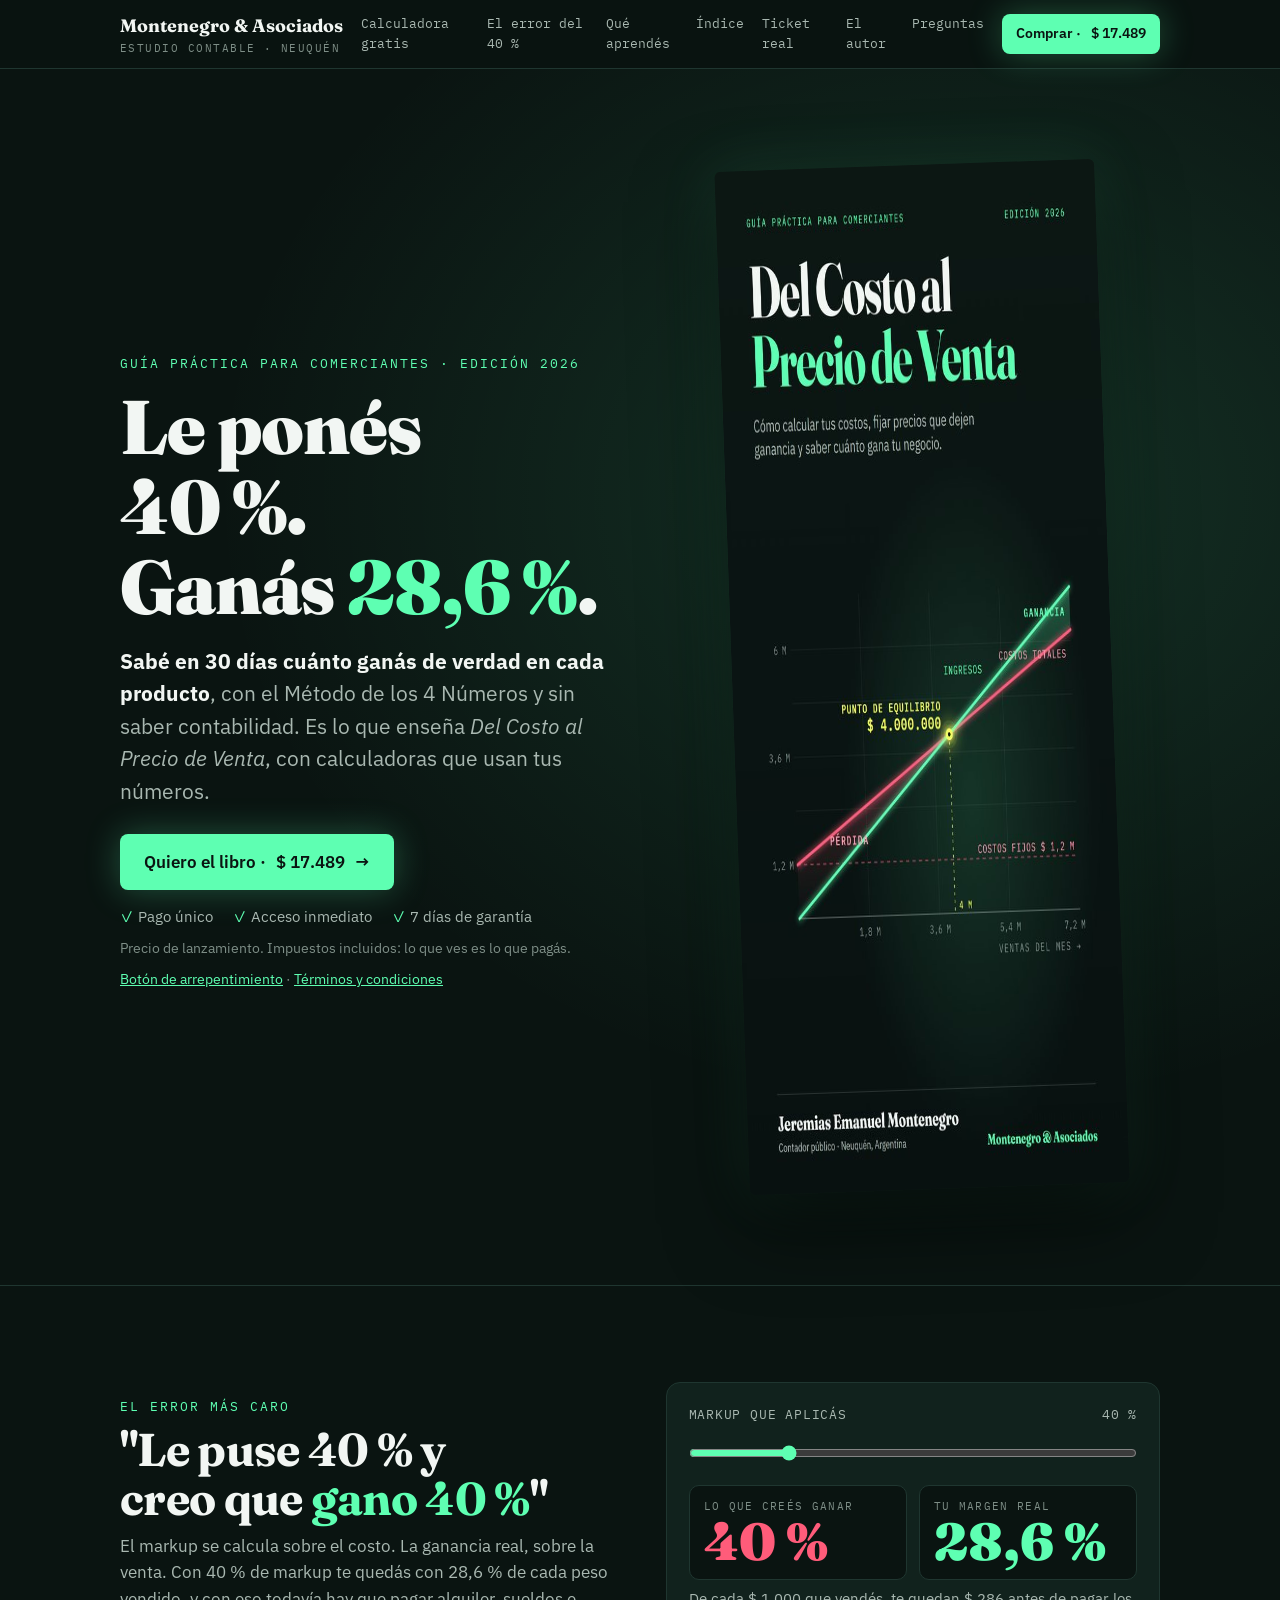
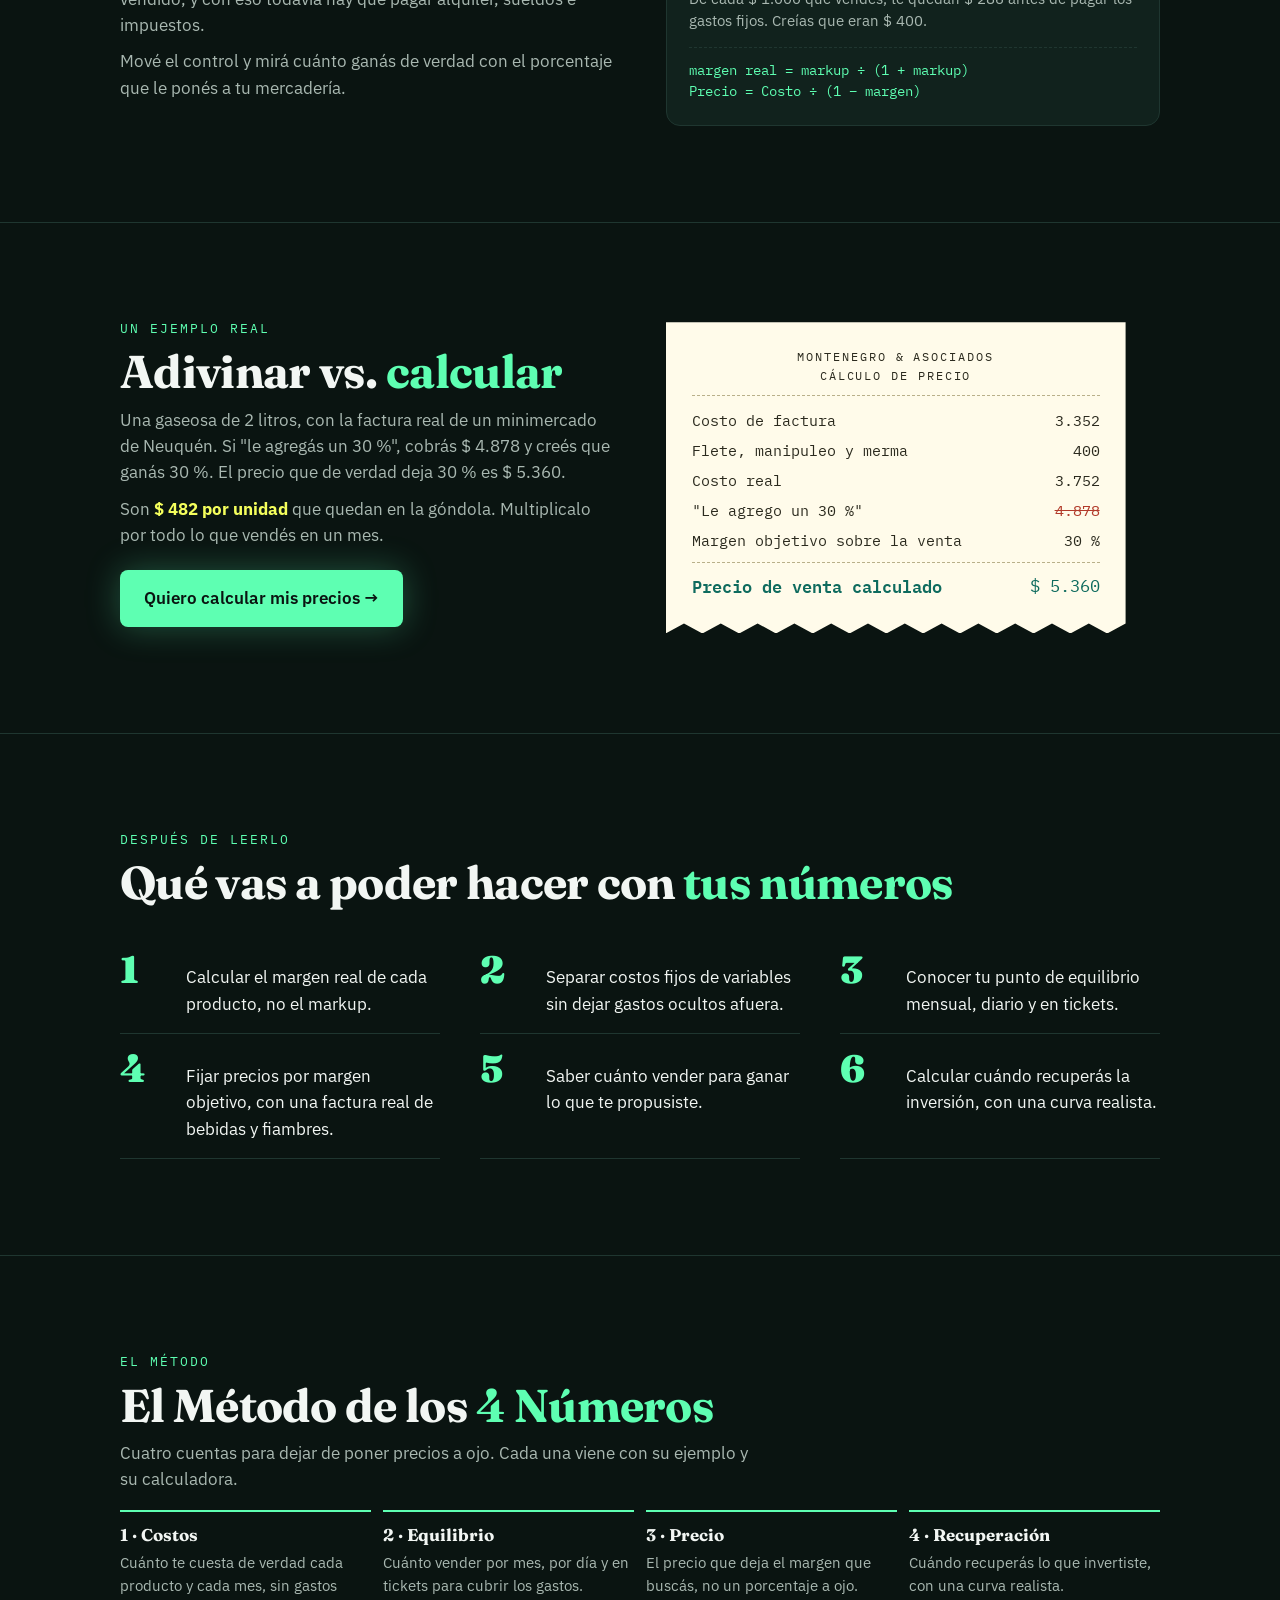
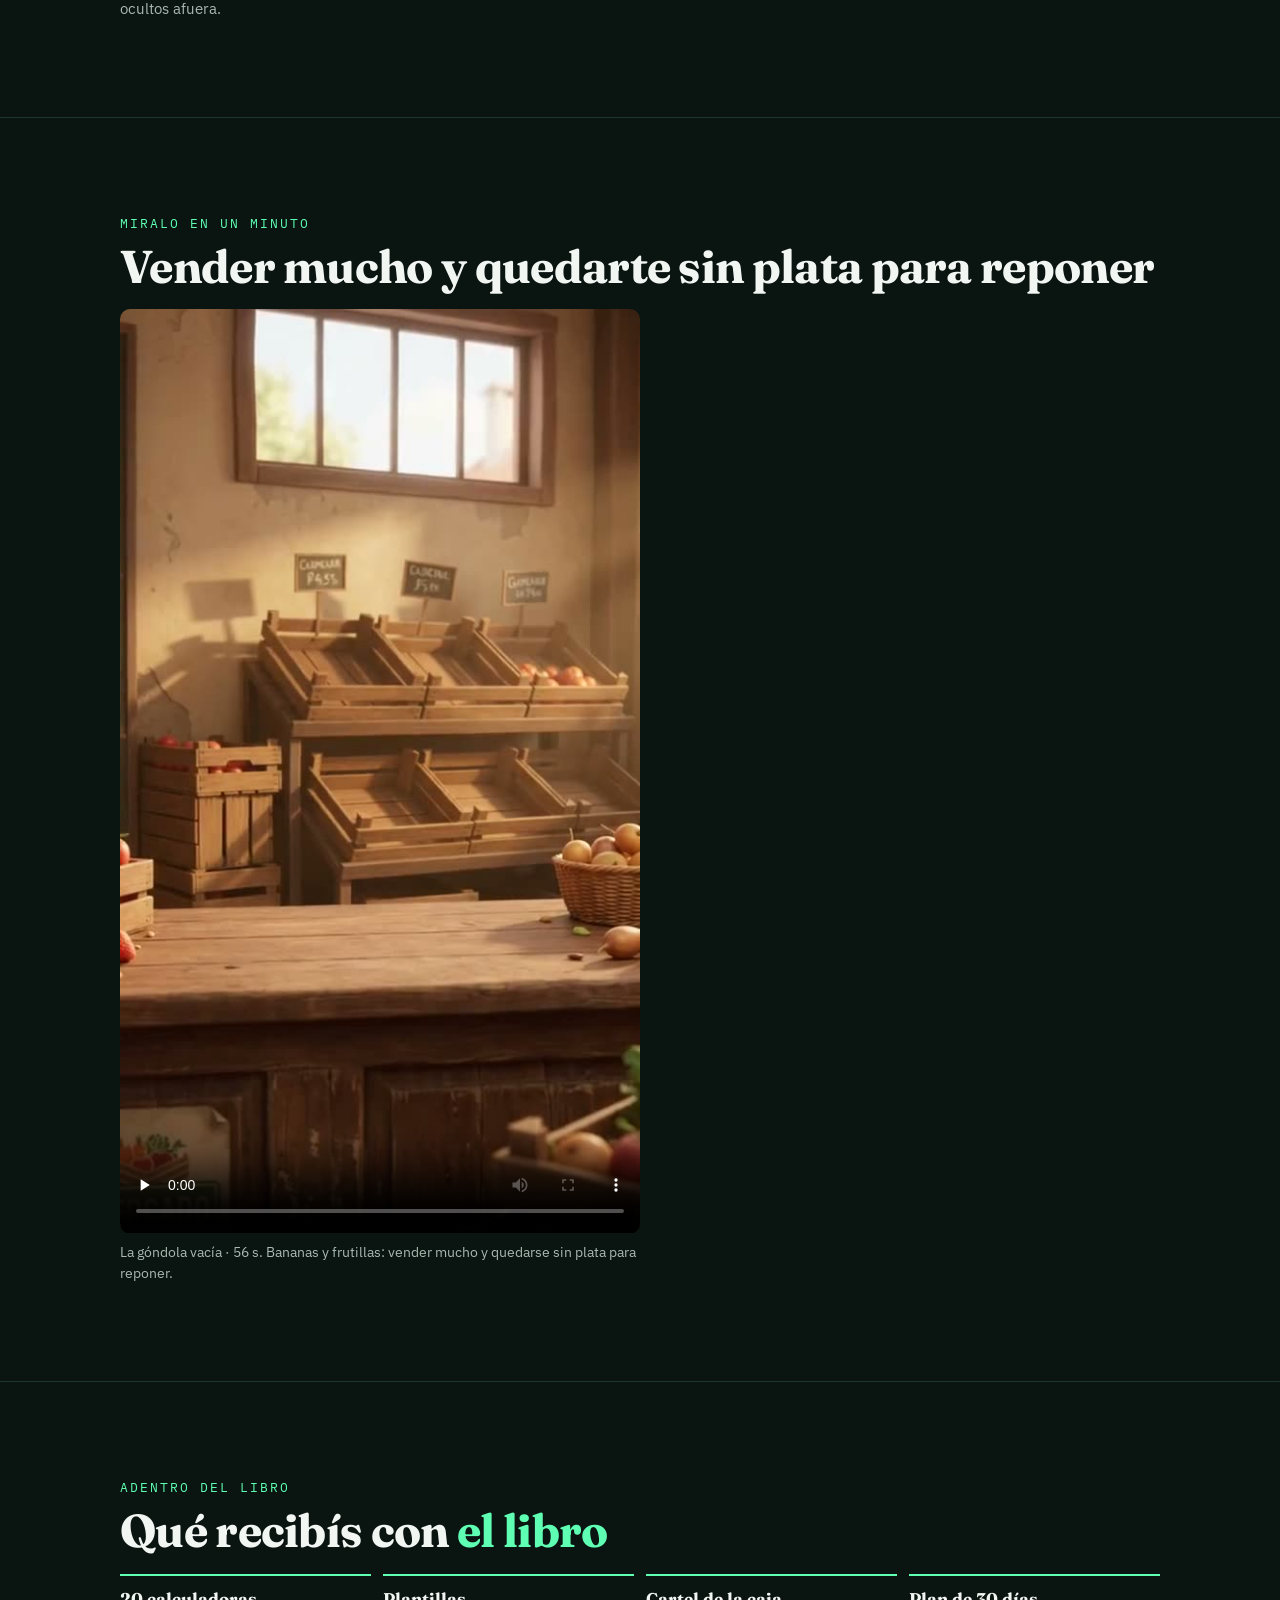
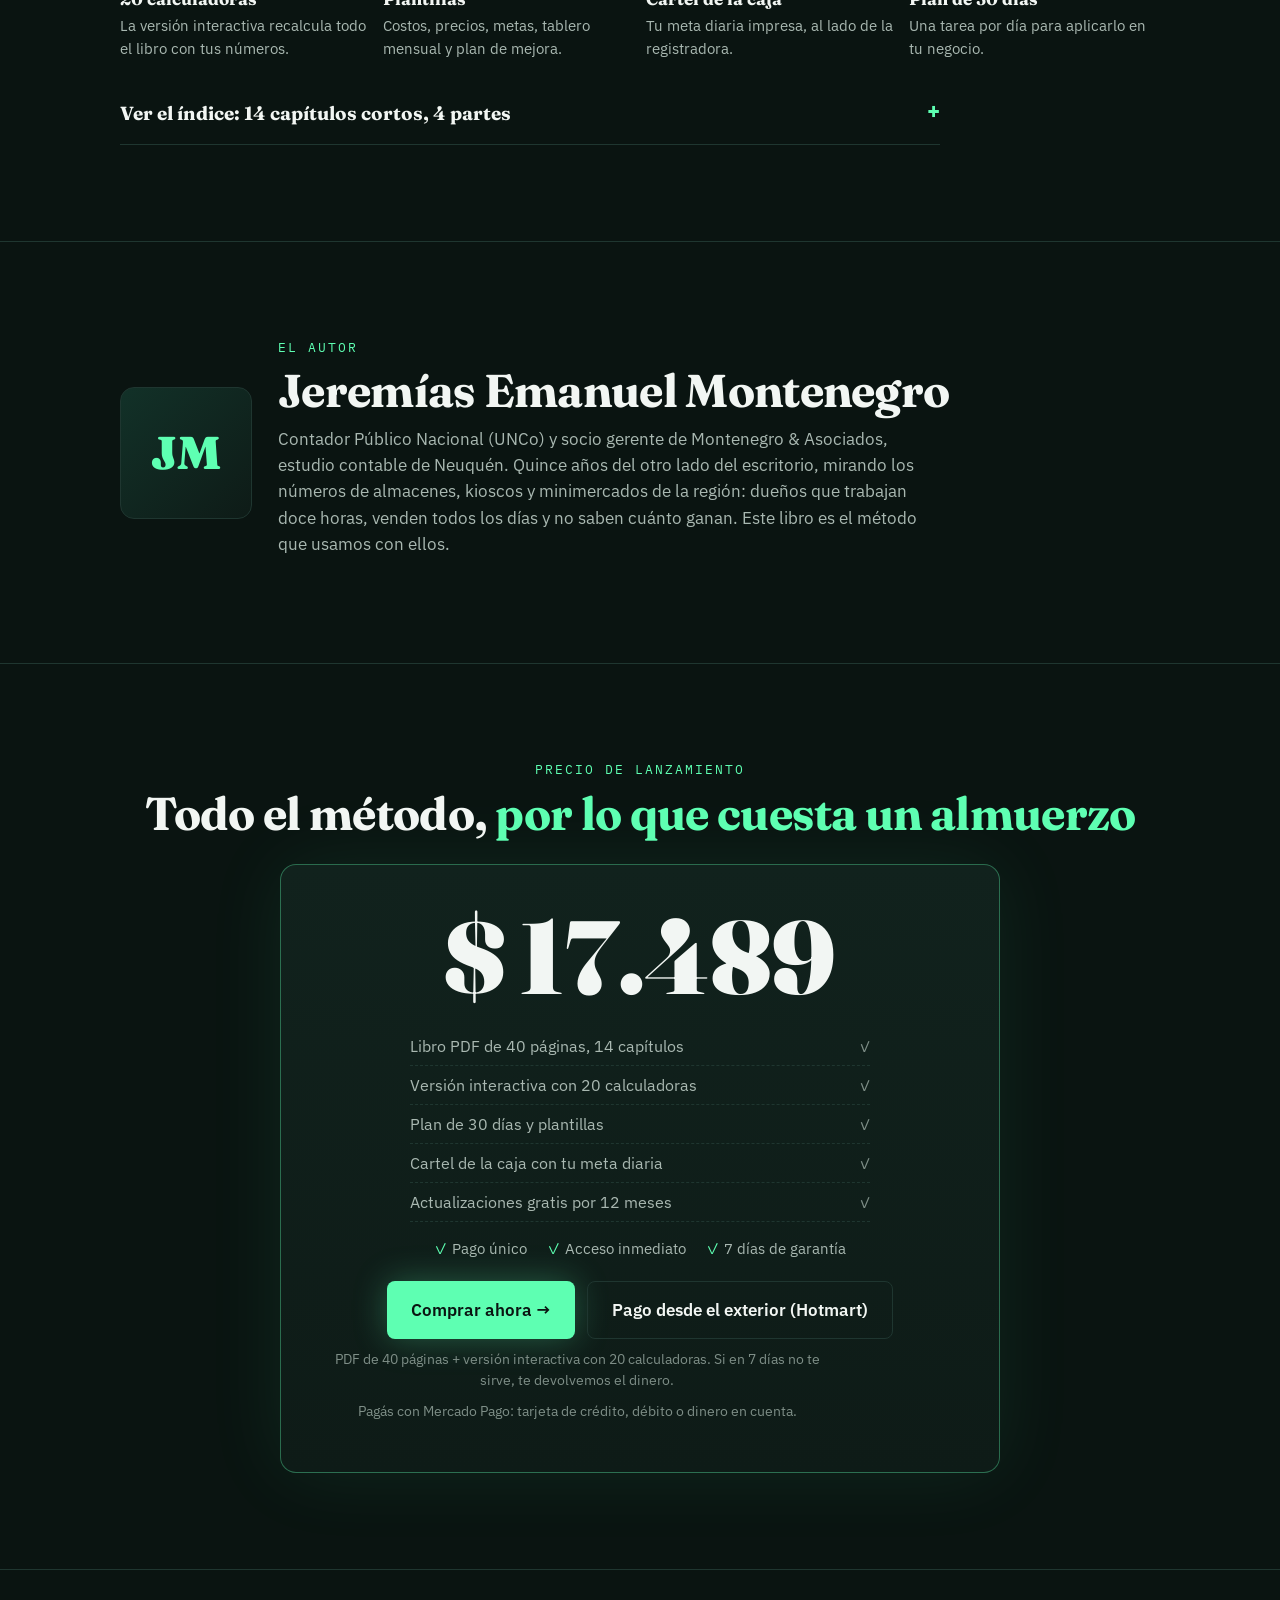
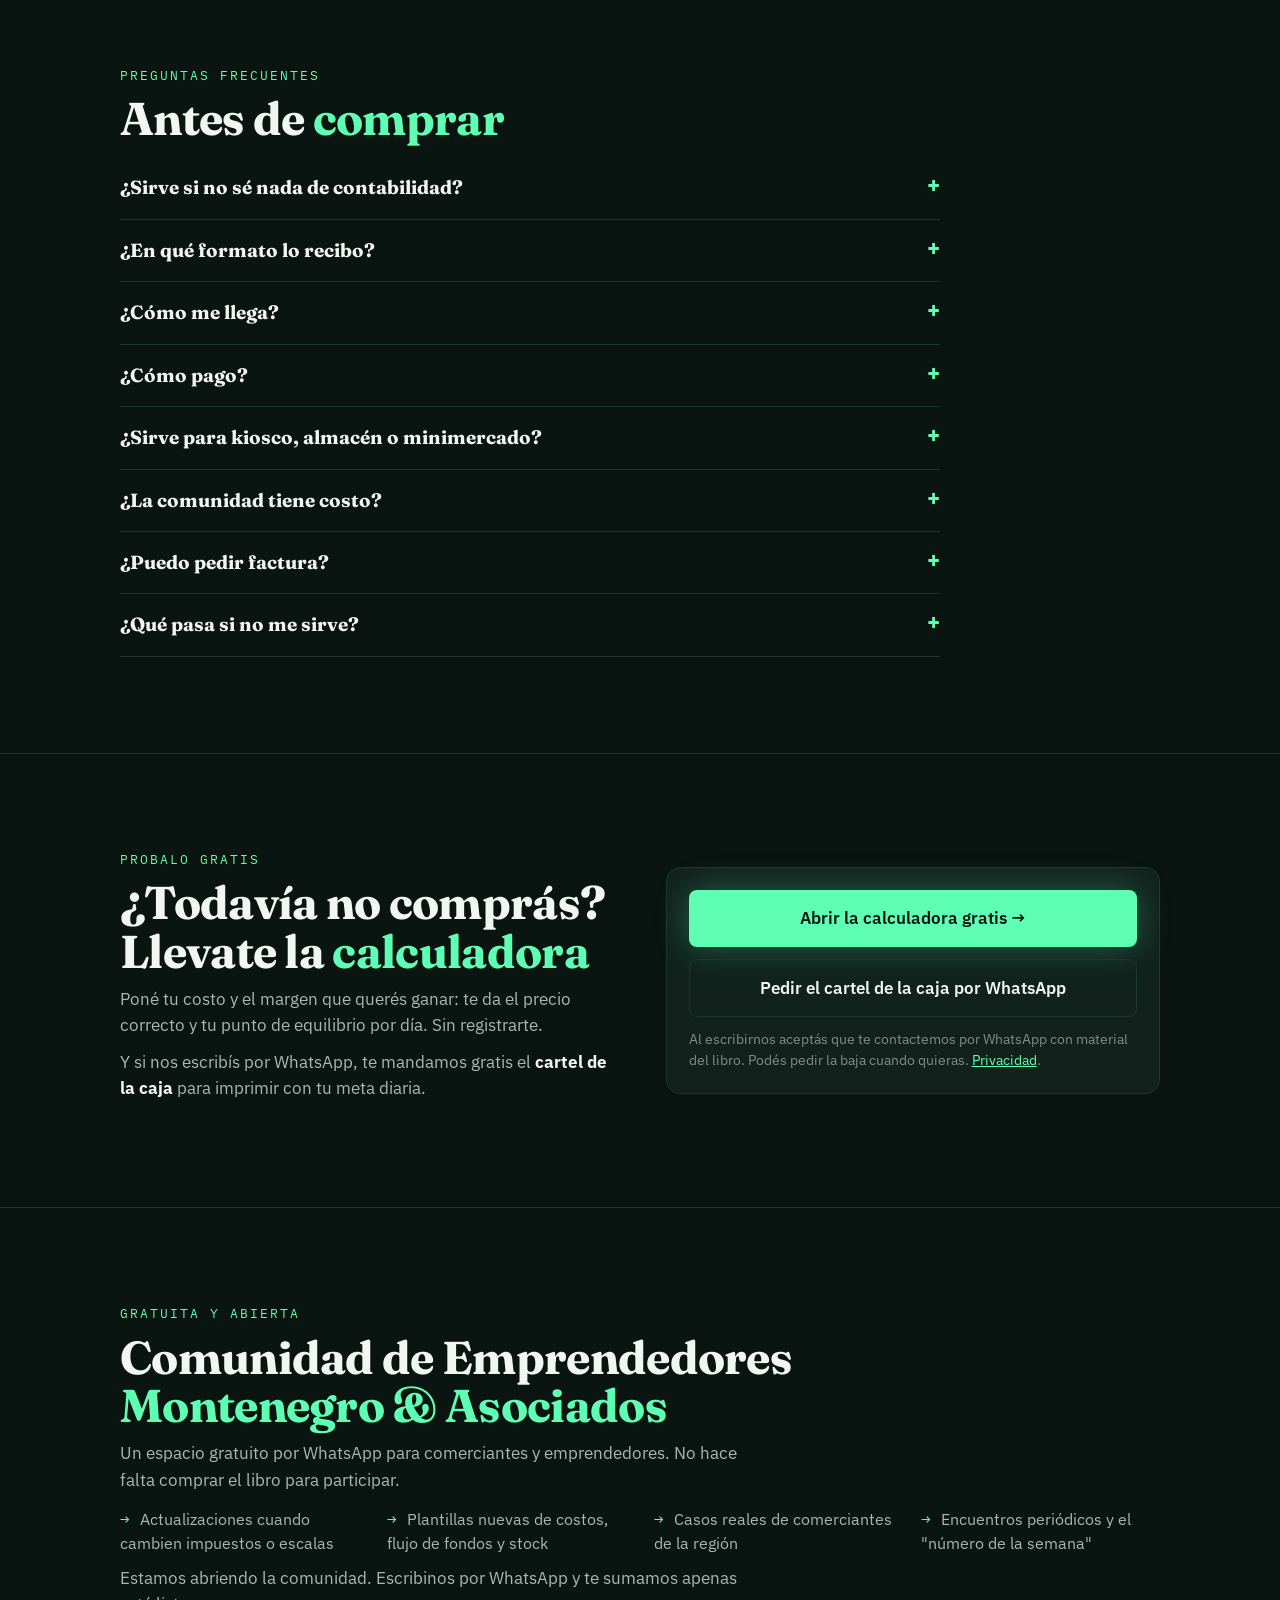
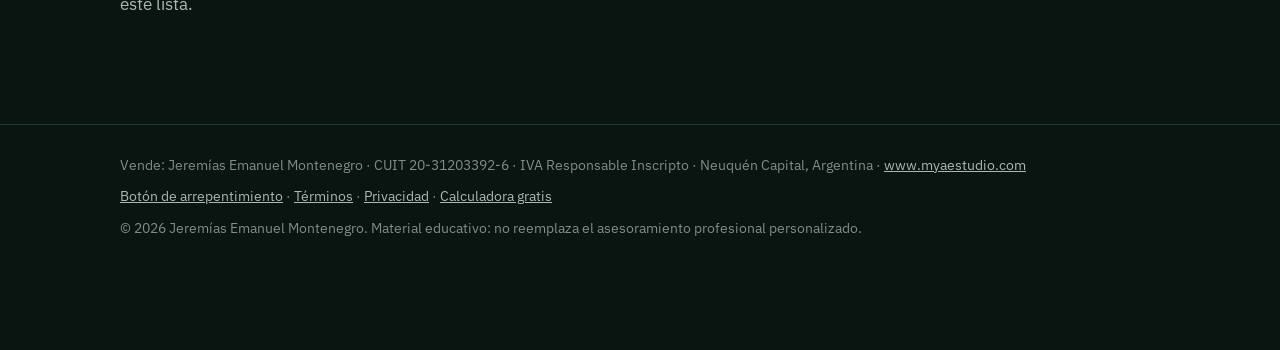
<file: index.html>
<!doctype html>
<html lang="es-AR">
<head>
<meta charset="utf-8">
<meta name="viewport" content="width=device-width, initial-scale=1">
<title>Del Costo al Precio de Venta · Guía práctica para comerciantes</title>
<meta name="description" content="Cómo calcular tus costos, fijar precios que dejen ganancia y saber cuánto gana tu negocio. Ebook con calculadoras interactivas para almacenes, kioscos y minimercados. Pago único, acceso inmediato.">
<meta property="og:type" content="book">
<meta property="og:title" content="Del Costo al Precio de Venta">
<meta property="og:description" content="Le pusiste 40 % y ganás 28,6 %. La guía práctica para fijar precios que dejen ganancia. Con calculadoras interactivas.">
<meta property="og:image" content="https://jeremont20007-boop.github.io/del-costo-al-precio-de-venta/og.png">
<meta property="og:image:width" content="1200">
<meta property="og:image:height" content="630">
<meta property="og:url" content="https://jeremont20007-boop.github.io/del-costo-al-precio-de-venta/">
<link rel="canonical" href="https://jeremont20007-boop.github.io/del-costo-al-precio-de-venta/">
<meta property="og:locale" content="es_AR">
<meta name="twitter:card" content="summary_large_image">
<meta name="theme-color" content="#0A1411">
<link rel="icon" href="data:image/svg+xml,%3Csvg xmlns='http://www.w3.org/2000/svg' viewBox='0 0 64 64'%3E%3Crect width='64' height='64' rx='12' fill='%230A1411'/%3E%3Cpath d='M8 52 L56 14' stroke='%235EFFB2' stroke-width='5' stroke-linecap='round'/%3E%3Cpath d='M8 40 L56 24' stroke='%23FF5C7A' stroke-width='5' stroke-linecap='round'/%3E%3Ccircle cx='36' cy='30' r='6' fill='%23F5FF5C'/%3E%3C/svg%3E">
<link rel="preconnect" href="https://fonts.googleapis.com"><link rel="preconnect" href="https://fonts.gstatic.com" crossorigin>
<link rel="stylesheet" href="https://fonts.googleapis.com/css2?family=Fraunces:opsz,wght@9..144,700;9..144,900&family=IBM+Plex+Sans:wght@400;500;600&family=IBM+Plex+Mono:wght@400;600&display=swap">
<script type="application/ld+json">{"@context":"https://schema.org","@type":"Book","name":"Del Costo al Precio de Venta","author":{"@type":"Person","name":"Jeremías Emanuel Montenegro"},"publisher":{"@type":"Organization","name":"Montenegro & Asociados"},"inLanguage":"es-AR","bookFormat":"https://schema.org/EBook","offers":{"@type":"Offer","price":"10","priceCurrency":"USD","availability":"https://schema.org/InStock"}}</script>
<style>
:root{--bg:#0A1411;--bg2:#0E1B17;--card:#11221D;--line:#1F3630;--ink:#F2F6F3;--ink2:#A9B8B1;--ink3:#7E8E87;--fluo:#5EFFB2;--coral:#FF5C7A;--amar:#F5FF5C;--crema:#FFFBEA;
  --f:"Fraunces",Georgia,serif;--s:"IBM Plex Sans",system-ui,-apple-system,"Segoe UI",sans-serif;--m:"IBM Plex Mono",Consolas,monospace}
*{box-sizing:border-box}
html{scroll-behavior:smooth}
@media (prefers-reduced-motion:reduce){html{scroll-behavior:auto}*{animation:none!important;transition:none!important}}
body{margin:0;background:var(--bg);color:var(--ink);font-family:var(--s);font-size:17px;line-height:1.55;font-variant-numeric:tabular-nums;-webkit-font-smoothing:antialiased}
a{color:var(--fluo)}
:focus-visible{outline:2px solid var(--amar);outline-offset:3px;border-radius:4px}
.wrap{max-width:1120px;margin:0 auto;padding-inline:clamp(18px,4vw,40px)}
h1,h2,h3{font-family:var(--f);font-weight:700;line-height:1.05;margin:0;text-wrap:balance;letter-spacing:-.015em}
h1{font-size:clamp(40px,6.4vw,76px);font-weight:900}
h1 em,h2 em{font-style:normal;color:var(--fluo)}
h2{font-size:clamp(30px,4vw,46px)}
h3{font-size:21px}
p{margin:10px 0;max-width:64ch}
.eyebrow{font-family:var(--m);font-size:12.5px;letter-spacing:.16em;text-transform:uppercase;color:var(--fluo)}
.muted{color:var(--ink2)}
section{padding-block:clamp(56px,8vw,96px);border-top:1px solid var(--line)}
/* header */
header.nav{position:sticky;top:0;z-index:20;background:rgba(10,20,17,.88);backdrop-filter:blur(10px);border-bottom:1px solid var(--line)}
header.nav .wrap{display:flex;align-items:center;gap:18px;padding-block:12px}
.brand{font-family:var(--f);font-weight:700;font-size:18px;color:var(--ink);text-decoration:none;white-space:nowrap}
.brand small{display:block;font-family:var(--m);font-weight:400;font-size:10.5px;letter-spacing:.14em;color:var(--ink3);text-transform:uppercase}
nav.links{display:flex;gap:18px;margin-left:auto;font-family:var(--m);font-size:13px}
nav.links a{color:var(--ink2);text-decoration:none}
nav.links a:hover{color:var(--fluo)}
[hidden]{display:none!important}
video{display:block;width:100%;max-width:100%;height:auto;border-radius:10px}
figure{margin:18px 0 0}
figcaption{margin-top:8px;font-size:14px;color:var(--ink2)}
.btn{white-space:nowrap;display:inline-flex;align-items:center;justify-content:center;gap:10px;background:var(--fluo);color:#0A1411;font-weight:600;font-size:17px;border:0;border-radius:8px;padding:15px 24px;text-decoration:none;cursor:pointer;box-shadow:0 0 0 rgba(94,255,178,0),0 0 34px rgba(94,255,178,.28);transition:transform .15s,box-shadow .15s,background .15s}
.btn:hover{background:#8AFFC8;transform:translateY(-1px);box-shadow:0 0 44px rgba(94,255,178,.42)}
.btn.sm{font-size:14px;padding:9px 14px}
.btn.ghost{background:transparent;color:var(--ink);border:1px solid var(--line);box-shadow:none}
.btn.ghost:hover{border-color:var(--fluo);color:var(--fluo);background:transparent}
/* hero */
.hero{border-top:0;background:radial-gradient(ellipse at 75% 35%,rgba(94,255,178,.13) 0,rgba(94,255,178,0) 55%)}
.hero .grid{display:grid;grid-template-columns:minmax(0,1.05fr) minmax(0,1fr);gap:clamp(24px,5vw,64px);align-items:center}
.hero .sub{font-size:clamp(18px,2vw,21px);color:var(--ink2);margin:18px 0 26px;max-width:40ch}
.precio-linea{display:flex;flex-wrap:wrap;align-items:center;gap:14px}
.tachado{font-family:var(--m);color:var(--coral);text-decoration:line-through}
.chip{font-family:var(--m);font-size:12px;color:var(--coral);border:1px solid rgba(255,92,122,.5);border-radius:4px;padding:2px 7px}
.garantias{display:flex;flex-wrap:wrap;gap:8px 20px;margin-top:16px;font-size:14.5px;color:var(--ink2)}
.garantias span::before{content:"✓ ";color:var(--fluo)}
.urgencia{font-size:13.5px;color:var(--ink3);margin-top:10px}
.tapa{display:block;width:min(100%,380px);margin-inline:auto;border-radius:6px;box-shadow:0 30px 80px rgba(0,0,0,.6),0 0 60px rgba(94,255,178,.12);transform:rotate(-2deg)}
.valor{list-style:none;padding:0;margin:18px auto 0;max-width:460px;text-align:left;font-size:15.5px}
.valor li{display:flex;justify-content:space-between;gap:12px;padding:7px 0;border-bottom:1px dashed var(--line);color:var(--ink2)}
.valor li b{font-family:var(--m);font-weight:400;color:var(--ink3)}
/* error / calculadora */
.dos{display:grid;grid-template-columns:repeat(auto-fit,minmax(300px,1fr));gap:clamp(24px,4vw,56px);align-items:center}
.calc{background:var(--card);border:1px solid var(--line);border-radius:14px;padding:22px}
.calc label{display:flex;justify-content:space-between;font-family:var(--m);font-size:13px;color:var(--ink2);letter-spacing:.06em;text-transform:uppercase}
.calc input[type=range]{width:100%;accent-color:var(--fluo);margin:14px 0 6px;height:28px}
.calc .res{display:grid;grid-template-columns:1fr 1fr;gap:12px;margin-top:10px}
.calc .r{background:var(--bg);border:1px solid var(--line);border-radius:10px;padding:12px 14px}
.calc .r .k{font-family:var(--m);font-size:11px;letter-spacing:.12em;text-transform:uppercase;color:var(--ink3)}
.calc .r .v{font-family:var(--f);font-weight:900;font-size:clamp(34px,5vw,52px);line-height:1}
.calc .r.no .v{color:var(--coral)}.calc .r.si .v{color:var(--fluo)}
.calc .formula{font-family:var(--m);font-size:14px;color:var(--fluo);border-top:1px dashed var(--line);margin-top:14px;padding-top:12px}
.calc .lectura{font-size:14.5px;color:var(--ink2);margin:8px 0 0}
/* resultados */
.seis{display:grid;grid-template-columns:repeat(auto-fit,minmax(280px,1fr));gap:0 40px;margin-top:28px}
.seis div{display:grid;grid-template-columns:54px 1fr;gap:12px;align-items:baseline;padding:16px 0;border-bottom:1px solid var(--line)}
.seis b{font-family:var(--f);font-weight:900;font-size:38px;color:var(--fluo);line-height:1}
/* indice */
.partes{display:grid;grid-template-columns:repeat(auto-fit,minmax(240px,1fr));gap:14px;margin-top:26px}
.parte{background:var(--card);border:1px solid var(--line);border-radius:12px;padding:16px 18px}
.parte h3{font-size:18px;margin-bottom:8px}
.parte ol{list-style:none;margin:0;padding:0;font-size:14.5px;color:var(--ink2)}
.parte li{display:grid;grid-template-columns:26px 1fr;padding:5px 0;border-bottom:1px solid var(--line)}
.parte li:last-child{border-bottom:0}
.parte li span{font-family:var(--m);font-size:12px;color:var(--ink3)}
.incluye{display:grid;grid-template-columns:repeat(auto-fit,minmax(220px,1fr));gap:12px;margin-top:18px}
.incluye div{border-top:2px solid var(--fluo);padding-top:10px;font-size:15px;color:var(--ink2)}
.incluye b{display:block;color:var(--ink);font-family:var(--f);font-size:17px;margin-bottom:2px}
/* ticket */
.ticket{background:var(--crema);color:#2B2A1E;font-family:var(--m);padding:26px 26px 30px;max-width:460px;box-shadow:0 22px 60px rgba(0,0,0,.5);
  clip-path:polygon(0 0,100% 0,100% calc(100% - 10px),96% 100%,92% calc(100% - 10px),88% 100%,84% calc(100% - 10px),80% 100%,76% calc(100% - 10px),72% 100%,68% calc(100% - 10px),64% 100%,60% calc(100% - 10px),56% 100%,52% calc(100% - 10px),48% 100%,44% calc(100% - 10px),40% 100%,36% calc(100% - 10px),32% 100%,28% calc(100% - 10px),24% 100%,20% calc(100% - 10px),16% 100%,12% calc(100% - 10px),8% 100%,4% calc(100% - 10px),0 100%)}
.ticket .t{text-align:center;font-size:12px;letter-spacing:.16em;text-transform:uppercase;border-bottom:1px dashed #B9B08A;padding-bottom:10px;margin-bottom:10px}
.ticket .l{display:flex;justify-content:space-between;gap:12px;font-size:15px;line-height:2}
.ticket .l.x b{color:#B23A2A;text-decoration:line-through;font-weight:400}
.ticket .l.tot{border-top:1px dashed #B9B08A;margin-top:6px;padding-top:6px;color:#0E6B5E;font-weight:600;font-size:17px}
.ticket b{font-weight:400}
/* autor, comunidad */
.autor{display:grid;grid-template-columns:auto minmax(0,1fr);gap:26px;align-items:center}
.mono-foto{width:132px;height:132px;border-radius:14px;background:linear-gradient(135deg,#123128,#0E1B17);border:1px solid var(--line);display:grid;place-items:center;font-family:var(--f);font-weight:900;font-size:46px;color:var(--fluo)}
.lista{list-style:none;padding:0;margin:14px 0 0;display:grid;grid-template-columns:repeat(auto-fit,minmax(230px,1fr));gap:8px 28px;color:var(--ink2);font-size:15.5px}
.lista li::before{content:"→ ";color:var(--fluo);font-family:var(--m)}
/* precio */
.oferta{background:linear-gradient(180deg,#11221D,#0E1B17);border:1px solid rgba(94,255,178,.35);border-radius:16px;padding:clamp(22px,4vw,40px);max-width:720px;margin:26px auto 0;text-align:center;box-shadow:0 0 80px rgba(94,255,178,.08)}
.oferta .precio{font-family:var(--f);font-weight:900;font-size:clamp(64px,10vw,104px);line-height:1;color:var(--ink)}
.oferta .precio small{font-family:var(--m);font-weight:400;font-size:18px;color:var(--ink3);margin-right:8px}
.oferta .botones{display:flex;flex-wrap:wrap;gap:12px;justify-content:center;margin-top:20px}
.oferta .garantias{justify-content:center}
/* faq */
details{border-bottom:1px solid var(--line);padding:16px 0;max-width:820px}
summary{cursor:pointer;font-family:var(--f);font-weight:700;font-size:19px;list-style:none;display:flex;justify-content:space-between;gap:16px}
summary::-webkit-details-marker{display:none}
summary::after{content:"+";font-family:var(--m);color:var(--fluo);font-size:22px;line-height:1}
details[open] summary::after{content:"–"}
details p{color:var(--ink2);margin:10px 0 0}
footer{border-top:1px solid var(--line);padding-block:30px 110px;color:var(--ink3);font-size:14px}
footer .wrap{display:flex;flex-wrap:wrap;gap:10px 26px;justify-content:space-between}
footer a{color:var(--ink2)}
/* barra móvil */
.barra{position:fixed;left:0;right:0;bottom:0;z-index:30;display:none;align-items:center;justify-content:space-between;gap:12px;background:rgba(10,20,17,.96);border-top:1px solid var(--line);padding:10px 16px calc(10px + env(safe-area-inset-bottom,0px))}
.barra .p{font-family:var(--f);font-weight:900;font-size:24px}
.barra .p small{font-family:var(--m);font-weight:400;font-size:12px;color:var(--coral);text-decoration:line-through;margin-left:8px}
.reveal{opacity:0;transform:translateY(14px);transition:opacity .6s ease,transform .6s ease}
.reveal.in{opacity:1;transform:none}
@media (max-width:1140px){nav.links{display:none}header.nav .btn{margin-left:auto}}
@media (max-width:860px){
  .hero .grid{grid-template-columns:1fr}
  nav.links{display:none}
  .barra{display:flex}
  header.nav .btn{display:none}
  .autor{grid-template-columns:1fr}
  header.nav .btn{margin-left:auto}
}
@media (max-width:600px){
  section{padding-block:40px}
  .hero{padding-block:22px 34px}
  .hero .grid{display:flex;flex-direction:column;align-items:stretch;gap:0}
  .hero .grid>div{display:contents}
  .hero .grid>div>*{order:4}
  .hero .grid>div>.eyebrow{order:1;font-size:11px;letter-spacing:.1em}
  .hero .grid>div>h1{order:2;margin-top:10px!important}
  .hero .grid>.tapa{order:3;width:150px;height:auto;margin:18px auto 6px}
  .hero .sub{font-size:17px;margin:14px 0 18px;max-width:none}
  .solo-grande{display:none}
  .precio-linea .btn{width:100%}
  .urgencia a,footer a{display:inline-block;padding:6px 0}
  .calc .r .v{font-size:30px;white-space:nowrap}
  .calc input[type=range]{height:44px}
  video{width:auto;max-width:100%;max-height:68vh;margin-inline:auto}
}
</style>
</head>
<body>

<header class="nav"><div class="wrap">
  <a class="brand" href="#top">Montenegro &amp; Asociados<small>Estudio contable · Neuquén</small></a>
  <nav class="links" aria-label="Secciones"><a href="calculadora/" data-utm>Calculadora gratis</a><a href="#calculadora">El error del 40 %</a><a href="#aprender">Qué aprendés</a><a href="#indice">Índice</a><a href="#ticket">Ticket real</a><a href="#autor">El autor</a><a href="#faq">Preguntas</a></nav>
  <a class="btn sm" data-buy="principal" href="#comprar">Comprar · <span data-precio>USD 10</span></a>
</div></header>

<main id="top">
<section class="hero"><div class="wrap grid">
  <div>
    <div class="eyebrow">Guía práctica para comerciantes · Edición 2026</div>
    <h1 style="margin-top:14px">Le ponés 40 %.<br>Ganás <em>28,6 %</em>.</h1>
    <p class="sub"><b style="color:var(--ink)">Sabé en 30 días cuánto ganás de verdad en cada producto</b>, con el Método de los 4 Números y sin saber contabilidad.<span class="solo-grande"> Es lo que enseña <em>Del Costo al Precio de Venta</em>, con calculadoras que usan tus números.</span></p>
    <div class="precio-linea">
      <a class="btn" data-buy="principal" href="#comprar">Quiero el libro · <span data-precio>USD 10</span> →</a>
      <span class="muted">Antes <span class="tachado"><span data-tachado>USD 24</span></span> <span class="chip">−58 %</span></span>
    </div>
    <div class="garantias"><span>Pago único</span><span>Acceso inmediato</span><span>7 días de garantía</span></div>
    <p class="urgencia">Precio de lanzamiento. Impuestos incluidos: lo que ves es lo que pagás.</p>
    <p class="urgencia"><a href="arrepentimiento.html">Botón de arrepentimiento</a> · <a href="terminos.html">Términos y condiciones</a></p>
  </div>
  <img class="tapa" src="tapa.jpg" width="640" height="1024" alt="Tapa del libro Del Costo al Precio de Venta: curva de ingresos y costos con el punto de equilibrio">
</div></section>

<section id="calculadora"><div class="wrap dos">
  <div class="reveal">
    <div class="eyebrow">El error más caro</div>
    <h2 style="margin-top:10px">"Le puse 40 % y creo que <em>gano 40 %</em>"</h2>
    <p class="muted">El markup se calcula sobre el costo. La ganancia real, sobre la venta. Con 40 % de markup te quedás con 28,6 % de cada peso vendido, y con eso todavía hay que pagar alquiler, sueldos e impuestos.</p>
    <p class="muted">Mové el control y mirá cuánto ganás de verdad con el porcentaje que le ponés a tu mercadería.</p>
  </div>
  <div class="calc reveal">
    <label for="mk"><span>Markup que aplicás</span><span id="mkv">40 %</span></label>
    <input id="mk" type="range" min="10" max="150" step="1" value="40" aria-label="Markup que aplicás">
    <div class="res">
      <div class="r no"><div class="k">Lo que creés ganar</div><div class="v" id="cree">40 %</div></div>
      <div class="r si"><div class="k">Tu margen real</div><div class="v" id="real">28,6 %</div></div>
    </div>
    <p class="lectura" id="lectura">De cada $ 1.000 que vendés, te quedan $ 286 antes de pagar los gastos fijos.</p>
    <div class="formula">margen real = markup ÷ (1 + markup)<br>Precio = Costo ÷ (1 − margen)</div>
  </div>
</div></section>

<section id="ticket"><div class="wrap dos">
  <div class="reveal">
    <div class="eyebrow">Un ejemplo real</div>
    <h2 style="margin-top:10px">Adivinar vs. <em>calcular</em></h2>
    <p class="muted">Una gaseosa de 2 litros, con la factura real de un minimercado de Neuquén. Si "le agregás un 30 %", cobrás $ 4.878 y creés que ganás 30 %. El precio que de verdad deja 30 % es $ 5.360.</p>
    <p class="muted">Son <b style="color:var(--amar)">$ 482 por unidad</b> que quedan en la góndola. Multiplicalo por todo lo que vendés en un mes.</p>
    <p style="margin-top:22px"><a class="btn" data-buy="principal" href="#comprar">Quiero calcular mis precios →</a></p>
  </div>
  <div class="ticket reveal" role="img" aria-label="Ticket con el cálculo del precio de venta">
    <div class="t">Montenegro &amp; Asociados<br>cálculo de precio</div>
    <div class="l"><span>Costo de factura</span><b>3.352</b></div>
    <div class="l"><span>Flete, manipuleo y merma</span><b>400</b></div>
    <div class="l"><span>Costo real</span><b>3.752</b></div>
    <div class="l x"><span>"Le agrego un 30 %"</span><b>4.878</b></div>
    <div class="l"><span>Margen objetivo sobre la venta</span><b>30 %</b></div>
    <div class="l tot"><span>Precio de venta calculado</span><b>$ 5.360</b></div>
  </div>
</div></section>

<section id="aprender"><div class="wrap">
  <div class="eyebrow reveal">Después de leerlo</div>
  <h2 class="reveal" style="margin-top:10px">Qué vas a poder hacer con <em>tus números</em></h2>
  <div class="seis">
    <div class="reveal"><b>1</b><span>Calcular el margen real de cada producto, no el markup.</span></div>
    <div class="reveal"><b>2</b><span>Separar costos fijos de variables sin dejar gastos ocultos afuera.</span></div>
    <div class="reveal"><b>3</b><span>Conocer tu punto de equilibrio mensual, diario y en tickets.</span></div>
    <div class="reveal"><b>4</b><span>Fijar precios por margen objetivo, con una factura real de bebidas y fiambres.</span></div>
    <div class="reveal"><b>5</b><span>Saber cuánto vender para ganar lo que te propusiste.</span></div>
    <div class="reveal"><b>6</b><span>Calcular cuándo recuperás la inversión, con una curva realista.</span></div>
  </div>
</div></section>

<section id="metodo"><div class="wrap">
  <div class="eyebrow reveal">El método</div>
  <h2 class="reveal" style="margin-top:10px">El Método de los <em>4 Números</em></h2>
  <p class="muted reveal">Cuatro cuentas para dejar de poner precios a ojo. Cada una viene con su ejemplo y su calculadora.</p>
  <div class="incluye">
    <div class="reveal"><b>1 · Costos</b>Cuánto te cuesta de verdad cada producto y cada mes, sin gastos ocultos afuera.</div>
    <div class="reveal"><b>2 · Equilibrio</b>Cuánto vender por mes, por día y en tickets para cubrir los gastos.</div>
    <div class="reveal"><b>3 · Precio</b>El precio que deja el margen que buscás, no un porcentaje a ojo.</div>
    <div class="reveal"><b>4 · Recuperación</b>Cuándo recuperás lo que invertiste, con una curva realista.</div>
  </div>
</div></section>

<section id="videos"><div class="wrap">
  <div class="eyebrow">Miralo en un minuto</div>
  <h2 style="margin-top:10px">Vender mucho y quedarte sin plata para reponer</h2>
  <div class="videos" style="max-width:520px">
    <figure><video controls playsinline preload="none" poster="video/gondola-vacia.jpg" src="video/gondola-vacia.mp4" data-video="gondola"></video><figcaption>La góndola vacía · 56 s. Bananas y frutillas: vender mucho y quedarse sin plata para reponer.</figcaption></figure>
  </div>
</div></section>

<section id="indice"><div class="wrap">
  <div class="eyebrow reveal">Adentro del libro</div>
  <h2 class="reveal" style="margin-top:10px">Qué recibís con <em>el libro</em></h2>
  <div class="incluye">
    <div class="reveal"><b>20 calculadoras</b>La versión interactiva recalcula todo el libro con tus números.</div>
    <div class="reveal"><b>Plantillas</b>Costos, precios, metas, tablero mensual y plan de mejora.</div>
    <div class="reveal"><b>Cartel de la caja</b>Tu meta diaria impresa, al lado de la registradora.</div>
    <div class="reveal"><b>Plan de 30 días</b>Una tarea por día para aplicarlo en tu negocio.</div>
  </div>
  <details style="margin-top:22px"><summary>Ver el índice: 14 capítulos cortos, 4 partes</summary>
  <div class="partes">
    <div class="parte reveal"><h3>I · Antes de abrir</h3><ol><li><span>0</span>El error que hace perder dinero</li><li><span>1</span>Antes de abrir tu negocio</li><li><span>2</span>Cuánto necesitás invertir</li></ol></div>
    <div class="parte reveal"><h3>II · Los cuatro números</h3><ol><li><span>3</span>Costos fijos y variables</li><li><span>4</span>Punto de equilibrio</li><li><span>5</span>El precio de venta correcto</li><li><span>6</span>Meta de ganancia</li><li><span>7</span>Recuperar la inversión</li></ol></div>
    <div class="parte reveal"><h3>III · Gestionar cada mes</h3><ol><li><span>8</span>Tablero de control</li><li><span>9</span>Palancas de rentabilidad</li><li><span>10</span>Marketing de barrio</li></ol></div>
    <div class="parte reveal"><h3>IV · Escalar y cumplir</h3><ol><li><span>11</span>Productos digitales</li><li><span>12</span>Impuestos sin sorpresas</li><li><span>13</span>Plan de 30 días</li></ol></div>
  </div>
  </details>
</div></section>

<section id="autor"><div class="wrap autor">
  <div class="mono-foto reveal" aria-hidden="true">JM</div>
  <div class="reveal">
    <div class="eyebrow">El autor</div>
    <h2 style="margin-top:10px">Jeremías Emanuel Montenegro</h2>
    <p class="muted">Contador Público Nacional (UNCo) y socio gerente de Montenegro &amp; Asociados, estudio contable de Neuquén. Quince años del otro lado del escritorio, mirando los números de almacenes, kioscos y minimercados de la región: dueños que trabajan doce horas, venden todos los días y no saben cuánto ganan. Este libro es el método que usamos con ellos.</p>
  </div>
</div></section>

<section id="testimonios" hidden><div class="wrap">
  <div class="eyebrow">Lo que dicen los comerciantes</div>
  <h2 style="margin-top:10px">Testimonios</h2>
  <div class="partes" id="testimoniosGrid"></div>
</div></section>

<section id="comprar"><div class="wrap">
  <div style="text-align:center"><div class="eyebrow reveal">Precio de lanzamiento</div><h2 class="reveal" style="margin-top:10px">Todo el método, <em>por lo que cuesta un almuerzo</em></h2></div>
  <div class="oferta reveal">
    <div class="muted">Antes <span class="tachado"><span data-tachado>USD 24</span></span></div>
    <div class="precio"><span data-precio>USD 10</span></div>
    <ul class="valor"><li>Libro PDF de 40 páginas, 14 capítulos <b>✓</b></li><li>Versión interactiva con 20 calculadoras <b>✓</b></li><li>Plan de 30 días y plantillas <b>✓</b></li><li>Cartel de la caja con tu meta diaria <b>✓</b></li><li>Actualizaciones gratis por 12 meses <b>✓</b></li></ul>
    <div class="garantias"><span>Pago único</span><span>Acceso inmediato</span><span>7 días de garantía</span></div>
    <div class="botones"><a class="btn" data-buy="principal" href="#" target="_blank" rel="noopener">Comprar ahora →</a><a class="btn ghost" data-buy="hotmart" href="#" target="_blank" rel="noopener">Pago desde el exterior (Hotmart)</a></div>
    <p class="urgencia" style="margin-bottom:0">PDF de 40 páginas + versión interactiva con 20 calculadoras. Si en <span data-garantia>7</span> días no te sirve, te devolvemos el dinero.</p>
    <p class="urgencia" id="mpLinea" hidden>Pagás con Mercado Pago: tarjeta de crédito, débito o dinero en cuenta.</p>
  </div>
</div></section>

<section id="faq"><div class="wrap">
  <div class="eyebrow reveal">Preguntas frecuentes</div>
  <h2 class="reveal" style="margin-top:10px;margin-bottom:14px">Antes de <em>comprar</em></h2>
  <details><summary>¿Sirve si no sé nada de contabilidad?</summary><p>Sí. Está escrito para comerciantes, no para contadores. Hace falta orden, una calculadora y ganas de mirar los números de frente. Cada fórmula viene con un ejemplo y con la calculadora lista.</p></details>
  <details><summary>¿En qué formato lo recibo?</summary><p>Un PDF de 40 páginas para leer en el celular o la computadora (es de uso personal: no se imprime ni se copia; el cartel de la caja te lo mandamos por WhatsApp, listo para imprimir), y una versión interactiva que abre en cualquier navegador, sin instalar nada, donde cargás tus números y el libro se recalcula entero.</p></details>
  <details><summary>¿Cómo me llega?</summary><p>Apenas se acredita el pago te llega un mail con los enlaces de descarga. Si no lo ves en unos minutos, revisá spam o escribinos por WhatsApp.</p></details>
  <details><summary>¿Cómo pago?</summary><p>Desde Argentina, en pesos y con impuestos incluidos. Desde otro país, con el botón "Pago desde el exterior", en tu moneda.</p></details>
  <details><summary>¿Sirve para kiosco, almacén o minimercado?</summary><p>Para eso fue escrito. Los casos son de comercios de barrio de Neuquén: gaseosas, fiambres, golosinas, productos de limpieza. También sirve para cualquier negocio que compra y revende.</p></details>
  <details><summary>¿La comunidad tiene costo?</summary><p>No. La Comunidad de Emprendedores Montenegro &amp; Asociados es gratuita y abierta a cualquier comerciante, haya comprado o no el libro.</p></details>
  <details><summary>¿Puedo pedir factura?</summary><p>Sí. La plataforma de pago emite el comprobante de la compra. Si necesitás factura a nombre de tu negocio, escribinos desde www.myaestudio.com después de comprar.</p></details>
  <details><summary>¿Qué pasa si no me sirve?</summary><p>Tenés 7 días de garantía. Si no era lo que esperabas, pedís el reembolso desde la misma plataforma y se te devuelve el total.</p></details>
</div></section>

<section id="gratis"><div class="wrap dos">
  <div class="reveal">
    <div class="eyebrow">Probalo gratis</div>
    <h2 style="margin-top:10px">¿Todavía no comprás? Llevate la <em>calculadora</em></h2>
    <p class="muted">Poné tu costo y el margen que querés ganar: te da el precio correcto y tu punto de equilibrio por día. Sin registrarte.</p>
    <p class="muted">Y si nos escribís por WhatsApp, te mandamos gratis el <b style="color:var(--ink)">cartel de la caja</b> para imprimir con tu meta diaria.</p>
  </div>
  <div class="calc reveal" style="display:flex;flex-direction:column;gap:12px">
    <a class="btn" href="calculadora/" data-utm>Abrir la calculadora gratis →</a>
    <a class="btn ghost" id="waLead" href="#" target="_blank" rel="noopener">Pedir el cartel de la caja por WhatsApp</a>
    <p class="urgencia" id="waLeadLegal" style="margin:0">Al escribirnos aceptás que te contactemos por WhatsApp con material del libro. Podés pedir la baja cuando quieras. <a href="privacidad.html">Privacidad</a>.</p>
  </div>
</div></section>

<section id="comunidad"><div class="wrap">
  <div class="eyebrow reveal">Gratuita y abierta</div>
  <h2 class="reveal" style="margin-top:10px">Comunidad de Emprendedores <em>Montenegro &amp; Asociados</em></h2>
  <p class="muted reveal">Un espacio gratuito por WhatsApp para comerciantes y emprendedores. No hace falta comprar el libro para participar.</p>
  <ul class="lista reveal"><li>Actualizaciones cuando cambien impuestos o escalas</li><li>Plantillas nuevas de costos, flujo de fondos y stock</li><li>Casos reales de comerciantes de la región</li><li>Encuentros periódicos y el "número de la semana"</li></ul>
  <p class="muted reveal" id="comunidadTexto">Estamos abriendo la comunidad. Escribinos por WhatsApp y te sumamos apenas esté lista.</p>
  <p class="reveal"><a class="btn ghost" id="comunidadBtn" hidden target="_blank" rel="noopener">Entrar a la comunidad</a></p>
</div></section>
</main>

<footer><div class="wrap">
  <span>Vende: Jeremías Emanuel Montenegro · CUIT 20-31203392-6 · IVA Responsable Inscripto · Neuquén Capital, Argentina · <a href="https://www.myaestudio.com" target="_blank" rel="noopener">www.myaestudio.com</a></span>
  <span><a href="arrepentimiento.html">Botón de arrepentimiento</a> · <a href="terminos.html">Términos</a> · <a href="privacidad.html">Privacidad</a> · <a href="calculadora/">Calculadora gratis</a></span>
  <span>© 2026 Jeremías Emanuel Montenegro. Material educativo: no reemplaza el asesoramiento profesional personalizado.</span>
</div></footer>

<div class="barra" role="region" aria-label="Comprar"><div class="p"><span data-precio>USD 10</span><small><span data-tachado>USD 24</span></small></div><a class="btn sm" data-buy="principal" href="#" target="_blank" rel="noopener">Comprar ahora →</a></div>

<style>#elegirPago::backdrop{background:rgba(0,0,0,.65)} #elegirPago{overflow:hidden} #elegirPago .btn{white-space:normal;text-align:center;line-height:1.3;padding:12px 16px;flex-direction:column;gap:2px} #elegirPago .btn small{font-weight:400;opacity:.85}</style>
<dialog id="elegirPago" style="background:var(--card);color:var(--ink);border:1px solid var(--line);border-radius:14px;padding:26px 24px;max-width:420px;width:calc(100% - 32px);box-shadow:0 20px 60px rgba(0,0,0,.5)">
  <form method="dialog">
    <p style="margin:0 0 6px;font-weight:700;font-size:1.15rem">¿Pagás con tarjeta argentina, en pesos?</p>
    <p class="muted" style="margin:0 0 18px">Elegimos el checkout según tu moneda, no según dónde estés.</p>
    <div class="botones" style="display:grid;gap:10px">
      <button class="btn" value="ars" type="submit">Sí, en pesos<small>Mercado Pago · hasta 3 cuotas</small></button>
      <button class="btn ghost" value="ext" type="submit">No, desde otro país<small>en mi moneda · Hotmart</small></button>
    </div>
    <p class="muted" style="margin:14px 0 0;font-size:.85rem"><button value="" type="submit" style="background:none;border:0;padding:0;color:inherit;text-decoration:underline;cursor:pointer">Cancelar</button></p>
  </form>
</dialog>

<script src="config.js"></script>
<script>
const CONFIG = window.CONFIG;
(function(){
  const pesos = !!CONFIG.precioPesos;
  document.querySelectorAll('[data-precio]').forEach(e => e.textContent = pesos ? '$ ' + CONFIG.precioPesos : 'USD ' + CONFIG.precio);
  const tachado = pesos ? CONFIG.precioPesosTachado : CONFIG.precioTachado;
  document.querySelectorAll('[data-tachado]').forEach(e => { if (!tachado) (e.closest('.muted, small') || e).remove(); else e.textContent = (pesos ? '$ ' : 'USD ') + tachado; });
  if (CONFIG.impultiendaUrl) document.getElementById('mpLinea').hidden = false;
  // UTM + sck hacia los checkouts
  const q = new URLSearchParams(location.search), pasar = ['utm_source','utm_medium','utm_campaign','utm_content','utm_term','sck','src'];
  function conParams(base){ try { const u = new URL(base); pasar.forEach(k => { if (q.get(k)) u.searchParams.set(k, q.get(k)); }); if (!u.searchParams.get('sck') && q.get('utm_source')) u.searchParams.set('sck', [q.get('utm_source'), q.get('utm_campaign'), q.get('utm_content')].filter(Boolean).join('|')); return u.toString(); } catch(e){ return base; } }
  function irAlCheckout(m){ track('InitiateCheckout', {destino: m === 'ext' ? 'hotmart' : 'impultienda'}); window.open(conParams(m === 'ext' ? CONFIG.hotmartUrl : CONFIG.impultiendaUrl), '_blank', 'noopener'); }
  (function(){ const dlg = document.getElementById('elegirPago'); dlg.querySelectorAll('button').forEach(b => b.addEventListener('click', e => { e.preventDefault(); dlg.close(); if (b.value) irAlCheckout(b.value); })); })();
  document.querySelectorAll('[data-buy]').forEach(a => {
    const tipo = a.dataset.buy, url = conParams({principal: CONFIG.impultiendaUrl || CONFIG.hotmartUrl, shopify: CONFIG.shopifyUrl}[tipo] || CONFIG.hotmartUrl);
    if (a.getAttribute('href') === '#comprar') { a.addEventListener('click', () => track('InitiateCheckout', {destino:'seccion'})); return; }
    a.href = url;
    // Con dos checkouts, el botón principal pregunta la moneda cada vez (así se puede cambiar de opción)
    if (!(tipo === 'principal' && CONFIG.impultiendaUrl && CONFIG.hotmartUrl)) return a.addEventListener('click', () => track('InitiateCheckout', {destino: tipo}));
    // Anuncios de Argentina (?pais=ar): directo a Impultienda, sin preguntar la moneda
    if (q.get('pais') === 'ar') return a.addEventListener('click', () => track('InitiateCheckout', {destino:'impultienda'}));
    a.addEventListener('click', e => { e.preventDefault(); document.getElementById('elegirPago').showModal(); });
  });
  // píxeles (solo si hay ID)
  const track = window.track;
  track('ViewContent');
  document.querySelectorAll('video[data-video]').forEach(v => v.addEventListener('play', () => track('ViewContent', {content_name: 'video_' + v.dataset.video}), {once: true}));
  // comunidad
  if (CONFIG.communityWhatsAppUrl) { const b = document.getElementById('comunidadBtn'); b.href = CONFIG.communityWhatsAppUrl; b.hidden = false; document.getElementById('comunidadTexto').textContent = 'Entrá gratis desde acá:'; }
  // testimonios
  if (CONFIG.showTestimonials && CONFIG.testimonials.length) { const s = document.getElementById('testimonios'), g = document.getElementById('testimoniosGrid'); CONFIG.testimonials.forEach(t => { const d = document.createElement('div'); d.className = 'parte'; const p = document.createElement('p'); p.textContent = '“' + t.frase + '”'; const n = document.createElement('p'); n.className = 'muted'; n.textContent = t.nombre + ' · ' + t.rubro + ' · ' + t.ciudad; d.append(p, n); g.appendChild(d); }); s.hidden = false; }
  // precio en pesos, garantía, UTM hacia la calculadora y WhatsApp de captación
  document.querySelectorAll('[data-garantia]').forEach(e => e.textContent = CONFIG.diasGarantia || '7');
  if (location.search) document.querySelectorAll('[data-utm]').forEach(a => { a.href = a.getAttribute('href') + location.search; });
  (function(){ const w = document.getElementById('waLead'); if (!w) return; if (CONFIG.leadWhatsApp) { w.href = 'https://wa.me/' + CONFIG.leadWhatsApp + '?text=' + encodeURIComponent('Hola, vengo de la página del libro. Quiero el cartel de la caja gratis.'); w.addEventListener('click', () => track('Lead')); } else { w.hidden = true; document.getElementById('waLeadLegal').hidden = true; } })();
  // calculadora
  const mk = document.getElementById('mk'), fmt = n => n.toLocaleString('es-AR', {minimumFractionDigits:1, maximumFractionDigits:1});
  function calc(){ const m = Number(mk.value)/100, real = m/(1+m); document.getElementById('mkv').textContent = mk.value + ' %'; document.getElementById('cree').textContent = mk.value + ' %'; document.getElementById('real').textContent = fmt(real*100) + ' %'; document.getElementById('lectura').textContent = 'De cada $ 1.000 que vendés, te quedan $ ' + Math.round(real*1000).toLocaleString('es-AR') + ' antes de pagar los gastos fijos. Creías que eran $ ' + Math.min(1000, Math.round(m*1000)).toLocaleString('es-AR') + '.'; }
  mk.addEventListener('input', calc); calc();
  // aparición al hacer scroll (desde estado visible si no hay IntersectionObserver)
  const rev = document.querySelectorAll('.reveal');
  if ('IntersectionObserver' in window) { const io = new IntersectionObserver(es => es.forEach(e => { if (e.isIntersecting) { e.target.classList.add('in'); io.unobserve(e.target); } }), {rootMargin:'0px 0px -8% 0px'}); rev.forEach(e => io.observe(e)); setTimeout(() => rev.forEach(e => e.classList.add('in')), 2500); } else rev.forEach(e => e.classList.add('in'));
})();
</script>
</body>
</html>
</file>
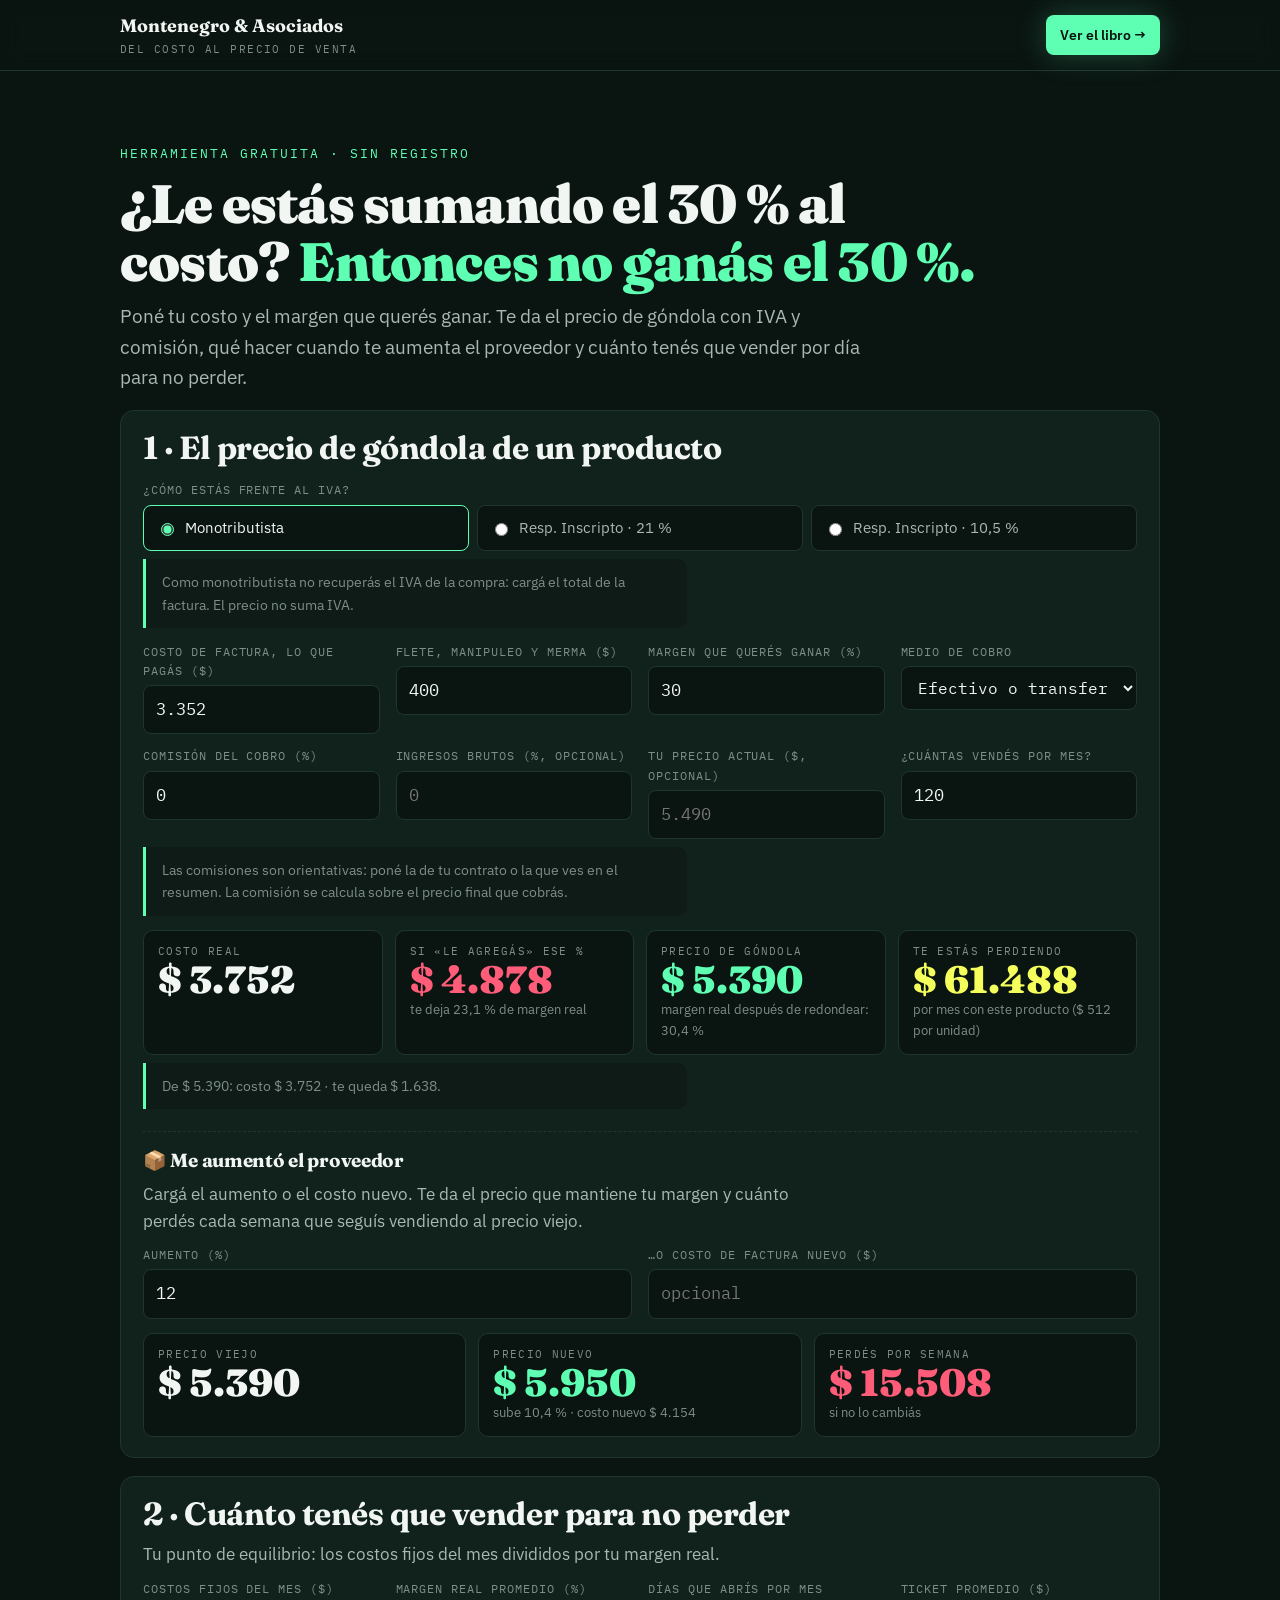
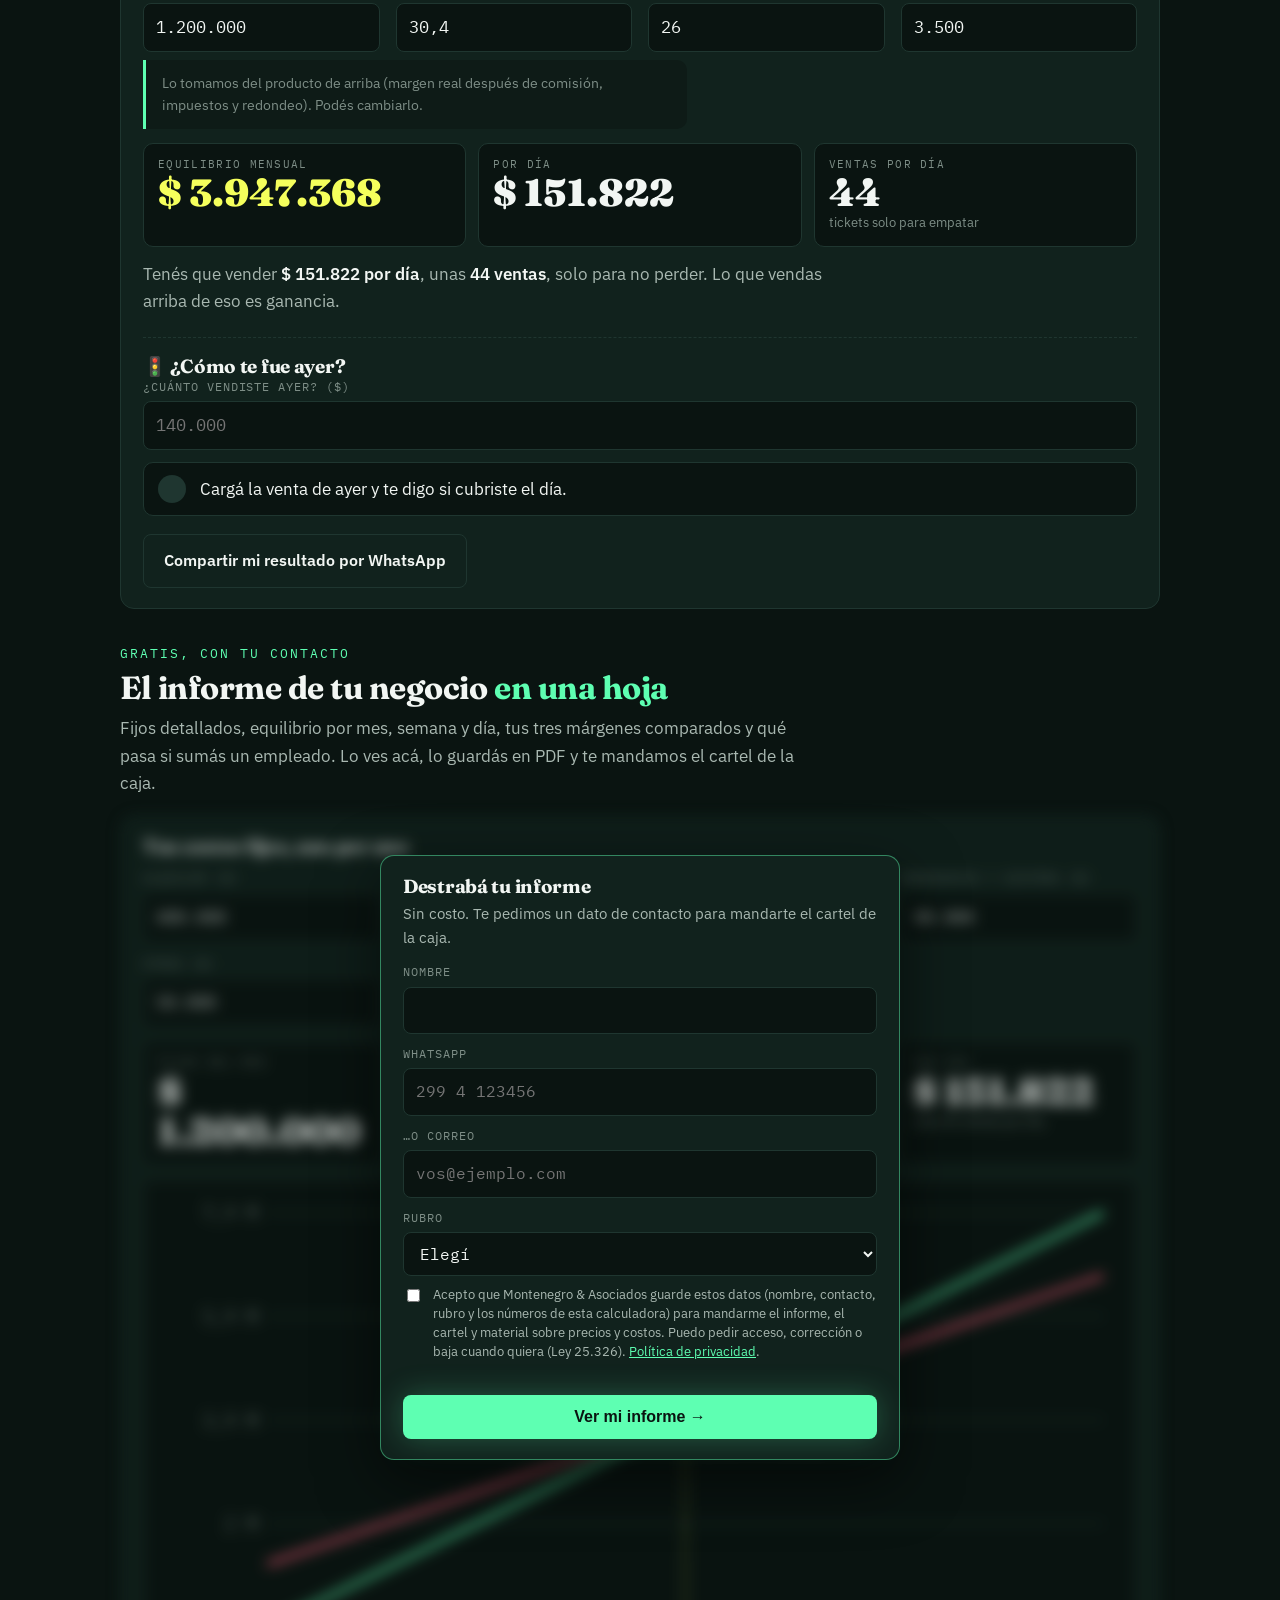
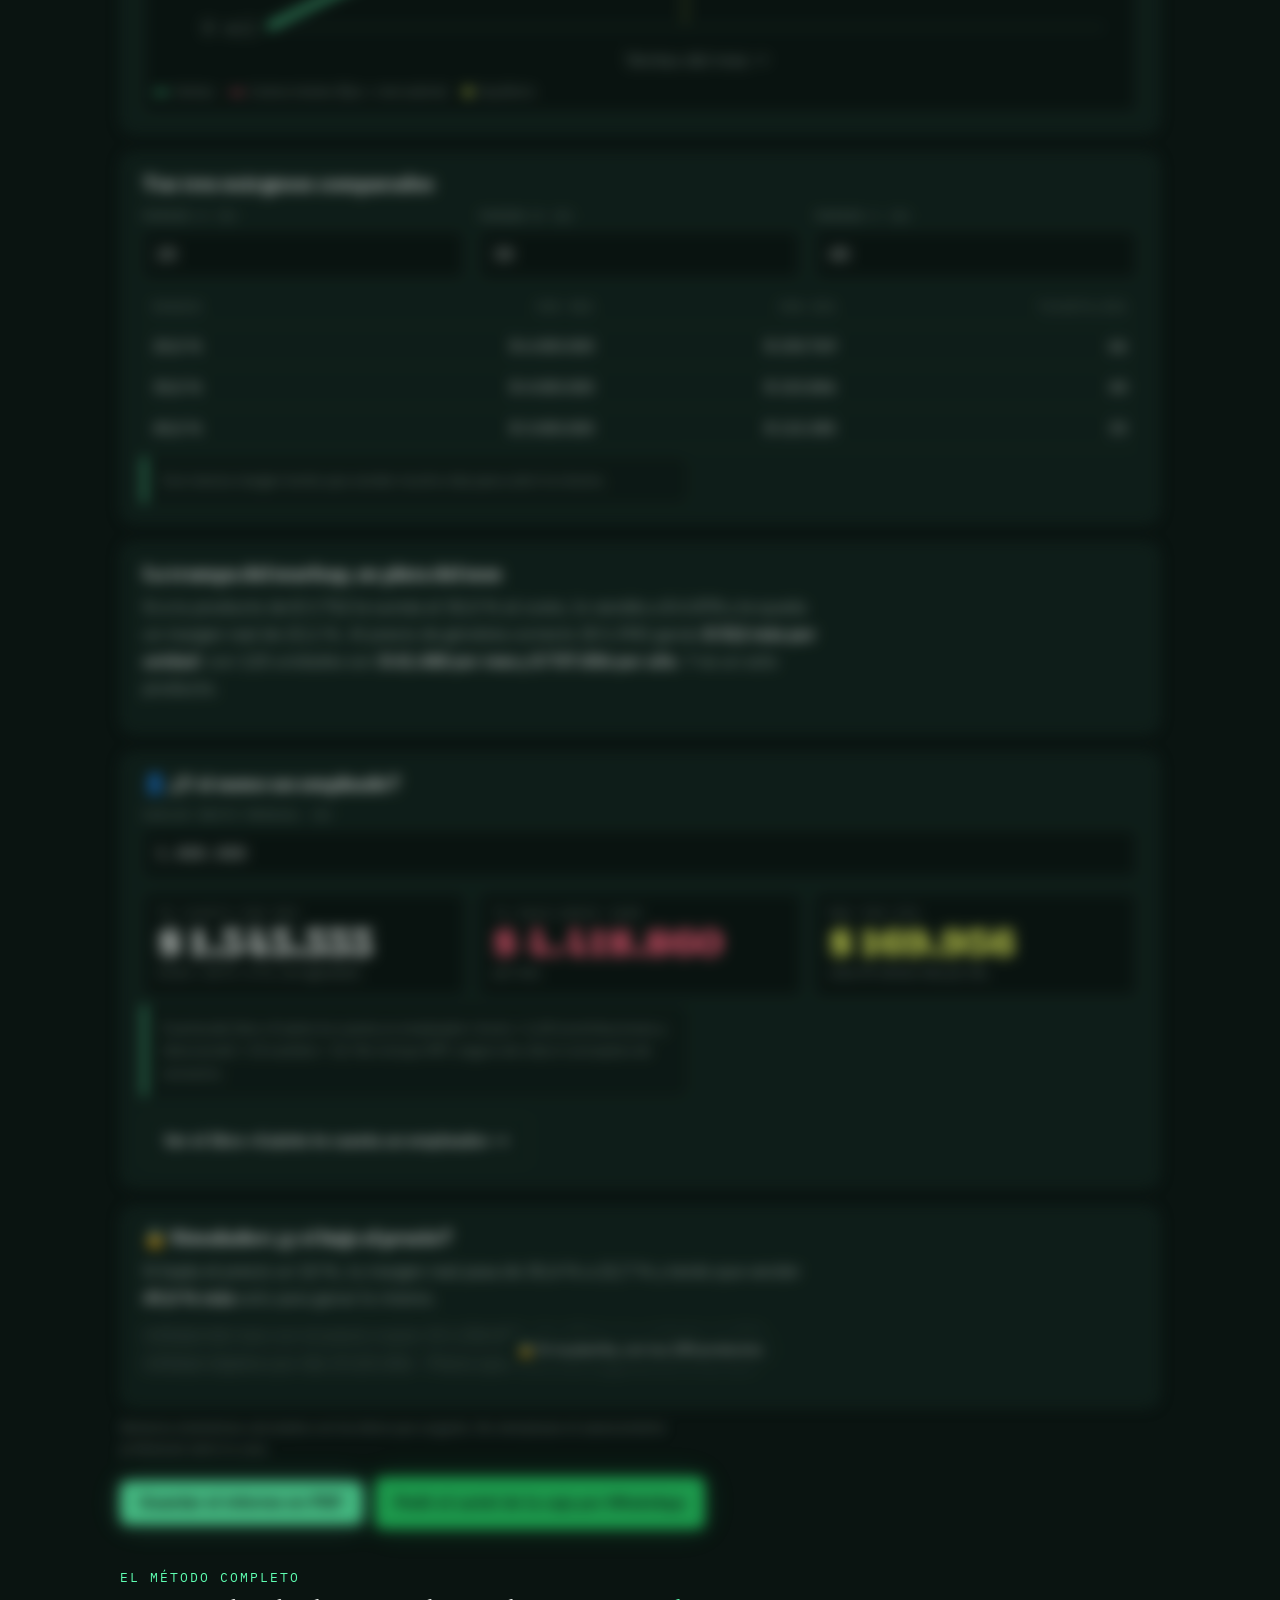
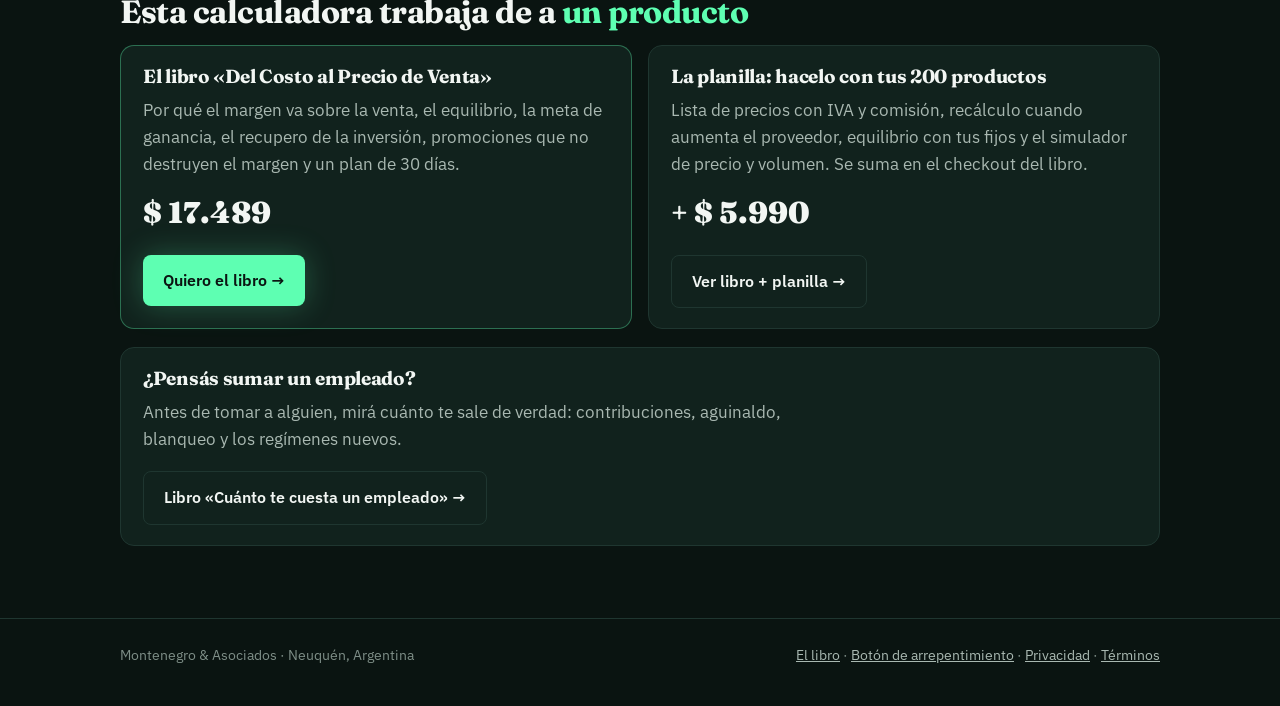
<file: calculadora/index.html>
<!doctype html>
<html lang="es-AR">
<head>
<meta charset="utf-8">
<meta name="viewport" content="width=device-width, initial-scale=1">
<title>Calculadora de precio de venta · gratis</title>
<meta name="description" content="Calculá gratis el precio de góndola con IVA y comisión, qué hacer cuando te aumenta el proveedor y cuánto tenés que vender por día. Para almacenes, kioscos y comercios.">
<meta property="og:title" content="Calculadora de precio de venta · gratis">
<meta property="og:description" content="¿Le sumás el 30 % al costo? Entonces no ganás el 30 %. Precio de góndola con IVA y comisión, aumento del proveedor y ventas por día para no perder.">
<meta property="og:image" content="https://jeremont20007-boop.github.io/del-costo-al-precio-de-venta/og.png">
<meta name="theme-color" content="#0A1411">
<link rel="canonical" href="https://jeremont20007-boop.github.io/del-costo-al-precio-de-venta/calculadora/">
<link rel="icon" href="data:image/svg+xml,%3Csvg xmlns='http://www.w3.org/2000/svg' viewBox='0 0 64 64'%3E%3Crect width='64' height='64' rx='12' fill='%230A1411'/%3E%3Cpath d='M8 52 L56 14' stroke='%235EFFB2' stroke-width='5' stroke-linecap='round'/%3E%3Cpath d='M8 40 L56 24' stroke='%23FF5C7A' stroke-width='5' stroke-linecap='round'/%3E%3Ccircle cx='36' cy='30' r='6' fill='%23F5FF5C'/%3E%3C/svg%3E">
<link rel="stylesheet" href="https://fonts.googleapis.com/css2?family=Fraunces:opsz,wght@9..144,700;9..144,900&family=IBM+Plex+Sans:wght@400;500;600&family=IBM+Plex+Mono:wght@400;600&display=swap">
<link rel="stylesheet" href="../base.css">
<style>
.campos select{font:inherit;font-family:var(--m);font-size:16px;color:var(--ink);background:var(--bg);border:1px solid var(--line);border-radius:8px;padding:10px 12px;width:100%}
.campos select:focus{border-color:var(--fluo);outline:none}
.seg{display:flex;flex-wrap:wrap;gap:8px;margin-top:6px}
.seg label{flex:1 1 140px;display:flex;align-items:center;gap:8px;background:var(--bg);border:1px solid var(--line);border-radius:8px;padding:10px 12px;cursor:pointer;font-size:15px;color:var(--ink2)}
.seg input{accent-color:var(--fluo)}
.seg label:has(input:checked){border-color:var(--fluo);color:var(--ink)}
.nota{font-size:14px;color:var(--ink3);margin:8px 0 0}
.alerta{margin-top:14px;padding:12px 14px;border-radius:10px;border:1px solid rgba(255,92,122,.4);background:rgba(255,92,122,.07);color:var(--ink)}
.alerta b{color:var(--coral)}
.ok{border-color:rgba(94,255,178,.4);background:rgba(94,255,178,.06)}.ok b{color:var(--fluo)}
.sub{margin-top:22px;padding-top:18px;border-top:1px dashed var(--line)}
.sub h3{margin-top:0}
.semaforo{display:flex;align-items:center;gap:14px;margin-top:12px;padding:12px 14px;border-radius:10px;background:var(--bg);border:1px solid var(--line)}
.luz{width:28px;height:28px;border-radius:50%;flex:none;background:var(--line)}
.luz.v{background:var(--fluo);box-shadow:0 0 18px rgba(94,255,178,.6)}.luz.a{background:var(--amar);box-shadow:0 0 18px rgba(245,255,92,.5)}.luz.r{background:var(--coral);box-shadow:0 0 18px rgba(255,92,122,.5)}
.bloqueado{position:relative}
.bloqueado .velo{filter:blur(7px);pointer-events:none;user-select:none;opacity:.7}
.puerta{position:absolute;inset:0;z-index:5;display:flex;align-items:flex-start;justify-content:center;padding-top:clamp(10px,4vw,40px)}
.puerta .card{max-width:520px;width:100%;margin:0;box-shadow:0 20px 60px rgba(0,0,0,.55);border-color:rgba(94,255,178,.45)}
.form{display:grid;gap:10px;margin-top:12px}
.form label{display:flex;flex-direction:column;gap:5px;font-family:var(--m);font-size:12px;letter-spacing:.08em;text-transform:uppercase;color:var(--ink3)}
.form input,.form select{font:inherit;font-size:16px;color:var(--ink);background:var(--bg);border:1px solid var(--line);border-radius:8px;padding:10px 12px;width:100%}
.form .consent{flex-direction:row;align-items:flex-start;gap:10px;text-transform:none;letter-spacing:0;font-family:var(--s);font-size:13px;line-height:1.45;color:var(--ink2)}
.form .consent input{width:auto;margin-top:3px;accent-color:var(--fluo)}
.err{color:var(--coral);font-size:14px;min-height:1em;margin:0}
table.t{width:100%;border-collapse:collapse;margin-top:12px;font-size:15px}
table.t th,table.t td{padding:8px 10px;border-bottom:1px solid var(--line);text-align:right}
table.t th:first-child,table.t td:first-child{text-align:left}
table.t th{font-family:var(--m);font-size:11px;letter-spacing:.1em;text-transform:uppercase;color:var(--ink3);font-weight:400}
table.t td{color:var(--ink)}
.grafico{margin-top:14px;background:var(--bg);border:1px solid var(--line);border-radius:10px;padding:10px}
.grafico svg{width:100%;height:auto;display:block}
.leyenda{display:flex;flex-wrap:wrap;gap:6px 16px;font-size:13px;color:var(--ink3);margin-top:6px}
.leyenda i{display:inline-block;width:14px;height:3px;vertical-align:middle;margin-right:6px}
.candado{position:relative;margin-top:10px}
.candado .velo{filter:blur(5px);opacity:.6;user-select:none}
.candado .tag{position:absolute;inset:0;display:flex;align-items:center;justify-content:center}
.tag span{background:var(--card);border:1px solid var(--line);border-radius:999px;padding:6px 14px;font-size:14px;color:var(--ink)}
.ofertas{display:grid;grid-template-columns:repeat(auto-fit,minmax(260px,1fr));gap:16px}
.ofertas .card{margin-top:0}
.precio{font-family:var(--f);font-weight:900;font-size:30px;color:var(--ink)}
.solo-print{display:none}
@media (max-width:480px){
  .puerta{position:static;padding-top:0;margin-bottom:14px}
  .acciones .btn{white-space:normal;text-align:center;flex:1 1 100%}
  .seg label{flex:1 1 100%}
  .r .v{font-size:28px}
  table.t{font-size:14px}table.t th,table.t td{padding:7px 5px}
}
@media print{
  :root{--bg:#fff;--bg2:#fff;--card:#fff;--line:#ccc;--ink:#111;--ink2:#333;--ink3:#555;--fluo:#0a7a4a;--coral:#c0233f;--amar:#8a6d00}
  body{background:#fff;font-size:12pt}
  header.nav,footer,.no-print,.puerta{display:none!important}
  .solo-print{display:block}
  #informe .velo{filter:none!important;opacity:1!important}
  .card{break-inside:avoid;border-color:#ccc}
  main{padding:0}
}
</style>
</head>
<body>
<header class="nav"><div class="wrap ancho">
  <a class="brand" href="../">Montenegro &amp; Asociados<small>Del Costo al Precio de Venta</small></a>
  <a class="btn sm" href="../#comprar" data-libro>Ver el libro →</a>
</div></header>

<main><div class="wrap ancho">
  <div class="no-print">
    <div class="eyebrow">Herramienta gratuita · sin registro</div>
    <h1 style="margin-top:12px">¿Le estás sumando el 30 % al costo? <em>Entonces no ganás el 30 %.</em></h1>
    <p style="font-size:19px">Poné tu costo y el margen que querés ganar. Te da el precio de góndola con IVA y comisión, qué hacer cuando te aumenta el proveedor y cuánto tenés que vender por día para no perder.</p>
  </div>

  <!-- ===== 1 · PRECIO DE GÓNDOLA ===== -->
  <section class="card no-print" aria-labelledby="t1">
    <h2 id="t1" style="margin-top:0">1 · El precio de góndola de un producto</h2>
    <div style="margin-top:14px">
      <div class="campos" style="grid-template-columns:1fr"><label>¿Cómo estás frente al IVA?</label></div>
      <div class="seg" role="radiogroup" aria-label="Condición frente al IVA">
        <label><input type="radio" name="iva" value="0" checked> Monotributista</label>
        <label><input type="radio" name="iva" value="21"> Resp. Inscripto · 21 %</label>
        <label><input type="radio" name="iva" value="10.5"> Resp. Inscripto · 10,5 %</label>
      </div>
      <p class="nota" id="ivaNota"></p>
    </div>
    <div class="campos" style="margin-top:14px">
      <label><span id="costoLbl">Costo de factura ($)</span><input id="costo" inputmode="decimal" value="3.352"></label>
      <label>Flete, manipuleo y merma ($)<input id="extra" inputmode="decimal" value="400"></label>
      <label>Margen que querés ganar (%)<input id="margen" inputmode="decimal" value="30"></label>
      <label>Medio de cobro<select id="medio"></select></label>
      <label>Comisión del cobro (%)<input id="com" inputmode="decimal" value="0"></label>
      <label>Ingresos Brutos (%, opcional)<input id="iibb" inputmode="decimal" placeholder="0"></label>
      <label>Tu precio actual ($, opcional)<input id="actual" inputmode="decimal" placeholder="5.490"></label>
      <label>¿Cuántas vendés por mes?<input id="uMes" inputmode="decimal" value="120"></label>
    </div>
    <p class="nota">Las comisiones son orientativas: poné la de tu contrato o la que ves en el resumen. La comisión se calcula sobre el precio final que cobrás.</p>
    <div class="res">
      <div class="r"><div class="k">Costo real</div><div class="v" id="oCosto">–</div></div>
      <div class="r no"><div class="k">Si «le agregás» ese %</div><div class="v" id="oOjo">–</div><div class="s" id="oOjoS"></div></div>
      <div class="r si"><div class="k">Precio de góndola</div><div class="v" id="oPrecio">–</div><div class="s" id="oPrecioS"></div></div>
      <div class="r pe"><div class="k">Te estás perdiendo</div><div class="v" id="oMes">–</div><div class="s" id="oMesS">por mes con este producto</div></div>
    </div>
    <div class="alerta" id="oActual" hidden></div>
    <p class="nota" id="oDesglose"></p>

    <!-- Me aumentó el proveedor -->
    <div class="sub" id="aumento">
      <h3>📦 Me aumentó el proveedor</h3>
      <p>Cargá el aumento o el costo nuevo. Te da el precio que mantiene tu margen y cuánto perdés cada semana que seguís vendiendo al precio viejo.</p>
      <div class="campos">
        <label>Aumento (%)<input id="aumPct" inputmode="decimal" value="12"></label>
        <label>…o costo de factura nuevo ($)<input id="aumCosto" inputmode="decimal" placeholder="opcional"></label>
      </div>
      <div class="res">
        <div class="r"><div class="k">Precio viejo</div><div class="v" id="aViejo">–</div></div>
        <div class="r si"><div class="k">Precio nuevo</div><div class="v" id="aNuevo">–</div><div class="s" id="aNuevoS"></div></div>
        <div class="r no"><div class="k">Perdés por semana</div><div class="v" id="aSemana">–</div><div class="s">si no lo cambiás</div></div>
      </div>
    </div>
  </section>

  <!-- ===== 2 · EQUILIBRIO ===== -->
  <section class="card no-print" aria-labelledby="t2">
    <h2 id="t2" style="margin-top:0">2 · Cuánto tenés que vender para no perder</h2>
    <p>Tu punto de equilibrio: los costos fijos del mes divididos por tu margen real.</p>
    <div class="campos">
      <label>Costos fijos del mes ($)<input id="cf" inputmode="decimal" value="1.200.000"></label>
      <label>Margen real promedio (%)<input id="mg" inputmode="decimal" value="30"></label>
      <label>Días que abrís por mes<input id="dias" inputmode="decimal" value="26"></label>
      <label>Ticket promedio ($)<input id="tk" inputmode="decimal" value="3.500"></label>
    </div>
    <p class="nota" id="mgNota"></p>
    <div class="res">
      <div class="r pe"><div class="k">Equilibrio mensual</div><div class="v" id="oPE">–</div></div>
      <div class="r"><div class="k">Por día</div><div class="v" id="oDia">–</div></div>
      <div class="r"><div class="k">Ventas por día</div><div class="v" id="oTk">–</div><div class="s">tickets solo para empatar</div></div>
    </div>
    <p id="oFrase" style="margin-top:14px"></p>

    <div class="sub">
      <h3>🚦 ¿Cómo te fue ayer?</h3>
      <div class="campos"><label>¿Cuánto vendiste ayer? ($)<input id="ayer" inputmode="decimal" placeholder="140.000"></label></div>
      <div class="semaforo"><div class="luz" id="luz"></div><div id="luzT">Cargá la venta de ayer y te digo si cubriste el día.</div></div>
    </div>

    <div class="acciones">
      <a class="btn ghost" id="compartir" href="#">Compartir mi resultado por WhatsApp</a>
    </div>
  </section>

  <!-- ===== 3 · INFORME (con contacto) ===== -->
  <section aria-labelledby="t3" style="margin-top:34px">
    <div class="eyebrow no-print">Gratis, con tu contacto</div>
    <h2 id="t3" style="margin-top:8px">El informe de tu negocio <em>en una hoja</em></h2>
    <p class="no-print">Fijos detallados, equilibrio por mes, semana y día, tus tres márgenes comparados y qué pasa si sumás un empleado. Lo ves acá, lo guardás en PDF y te mandamos el cartel de la caja.</p>
    <div class="solo-print"><p><b>Montenegro &amp; Asociados</b> · Del Costo al Precio de Venta · <span id="pFecha"></span></p><p id="pDatos"></p></div>

    <div class="bloqueado" id="informe">
      <div class="puerta" id="puerta">
        <div class="card">
          <h3 style="margin-top:0">Destrabá tu informe</h3>
          <p style="margin:6px 0 0;font-size:15px">Sin costo. Te pedimos un dato de contacto para mandarte el cartel de la caja.</p>
          <form class="form" id="fLead" novalidate>
            <label>Nombre<input id="lNombre" autocomplete="given-name" required></label>
            <label>WhatsApp<input id="lWa" type="tel" inputmode="tel" autocomplete="tel" placeholder="299 4 123456"></label>
            <label>…o correo<input id="lMail" type="email" autocomplete="email" placeholder="vos@ejemplo.com"></label>
            <label>Rubro<select id="lRubro">
              <option value="">Elegí</option><option>Almacén o minimercado</option><option>Kiosco</option><option>Ferretería</option><option>Gastronomía</option><option>Servicios</option><option>Venta online</option><option>Otro</option>
            </select></label>
            <label class="consent"><input type="checkbox" id="lOk"> <span>Acepto que Montenegro &amp; Asociados guarde estos datos (nombre, contacto, rubro y los números de esta calculadora) para mandarme el informe, el cartel y material sobre precios y costos. Puedo pedir acceso, corrección o baja cuando quiera (Ley 25.326). <a href="../privacidad.html" target="_blank">Política de privacidad</a>.</span></label>
            <p class="err" id="lErr" role="alert"></p>
            <button class="btn" type="submit">Ver mi informe →</button>
          </form>
        </div>
      </div>

      <div class="velo" id="velo" aria-hidden="true">
        <div class="card">
          <h3 style="margin-top:0">Tus costos fijos, uno por uno</h3>
          <div class="campos" style="margin-top:12px">
            <label>Alquiler ($)<input class="fx" id="fAlq" inputmode="decimal" value="400.000"></label>
            <label>Sueldos y cargas ($)<input class="fx" id="fSue" inputmode="decimal" value="550.000"></label>
            <label>Servicios ($)<input class="fx" id="fSer" inputmode="decimal" value="120.000"></label>
            <label>Honorarios y sistema ($)<input class="fx" id="fHon" inputmode="decimal" value="80.000"></label>
            <label>Otros ($)<input class="fx" id="fOtr" inputmode="decimal" value="50.000"></label>
          </div>
          <div class="res">
            <div class="r"><div class="k">Fijos del mes</div><div class="v" id="iCF">–</div></div>
            <div class="r pe"><div class="k">Equilibrio mensual</div><div class="v" id="iPE">–</div></div>
            <div class="r"><div class="k">Por semana</div><div class="v" id="iSem">–</div></div>
            <div class="r"><div class="k">Por día</div><div class="v" id="iDia">–</div><div class="s" id="iDiaS"></div></div>
          </div>
          <div class="grafico"><svg id="graf" viewBox="0 0 600 300" role="img" aria-label="Gráfico de ventas y costos totales con el punto de equilibrio"></svg>
            <div class="leyenda"><span><i style="background:var(--fluo)"></i>Ventas</span><span><i style="background:var(--coral)"></i>Costos totales (fijos + mercadería)</span><span><i style="background:var(--amar);height:8px;width:8px;border-radius:50%"></i>Equilibrio</span></div>
          </div>
        </div>

        <div class="card">
          <h3 style="margin-top:0">Tus tres márgenes comparados</h3>
          <div class="campos" style="margin-top:12px">
            <label>Margen A (%)<input class="mx" id="m1" inputmode="decimal" value="20"></label>
            <label>Margen B (%)<input class="mx" id="m2" inputmode="decimal" value="30"></label>
            <label>Margen C (%)<input class="mx" id="m3" inputmode="decimal" value="40"></label>
          </div>
          <table class="t"><thead><tr><th>Margen</th><th>Por mes</th><th>Por día</th><th>Tickets/día</th></tr></thead><tbody id="tMg"></tbody></table>
          <p class="nota">Con menos margen tenés que vender mucho más para cubrir lo mismo.</p>
        </div>

        <div class="card">
          <h3 style="margin-top:0">La trampa del markup, en plata del mes</h3>
          <p id="iTrampa"></p>
        </div>

        <div class="card" id="empleado">
          <h3 style="margin-top:0">👤 ¿Y si sumo un empleado?</h3>
          <div class="campos" style="margin-top:12px">
            <label>Sueldo bruto mensual ($)<input id="eBruto" inputmode="decimal" value="1.000.000"></label>
          </div>
          <div class="res">
            <div class="r"><div class="k">Te cuesta por mes</div><div class="v" id="eCosto">–</div><div class="s">bruto + 18 % + 6 %, con aguinaldo</div></div>
            <div class="r no"><div class="k">Tu equilibrio sube</div><div class="v" id="eSube">–</div><div class="s">por mes</div></div>
            <div class="r pe"><div class="k">Más por día</div><div class="v" id="eDia">–</div><div class="s" id="eDiaS"></div></div>
          </div>
          <p class="nota">Cuenta del libro «Cuánto te cuesta un empleado»: bruto × 1,24 (contribuciones y obra social) × 13 sueldos ÷ 12. No incluye ART, seguro de vida ni conceptos de convenio.</p>
          <div class="acciones no-print"><a class="btn ghost" id="eLibro" href="#" target="_blank" rel="noopener">Ver el libro «Cuánto te cuesta un empleado» →</a></div>
        </div>

        <div class="card">
          <h3 style="margin-top:0">🔒 Simulador: ¿y si bajo el precio?</h3>
          <p id="iSim"></p>
          <div class="candado"><div class="velo"><p>Utilidad del mes con el precio nuevo: $ 1.234.567 · Equilibrio en unidades: 1.234 · Utilidad objetivo por día: $ 123.456 · Precio que maximiza la ganancia: $ 12.345</p></div>
            <div class="tag"><span>🔒 En la planilla, con tus 200 productos</span></div></div>
        </div>

        <p class="legal">Números orientativos calculados con los datos que cargaste. No reemplazan el asesoramiento profesional sobre tu caso.</p>
        <div class="acciones no-print">
          <button class="btn" id="pdf" type="button">Guardar el informe en PDF</button>
          <a class="btn wa" id="waCartel" href="#" target="_blank" rel="noopener">Pedir el cartel de la caja por WhatsApp</a>
        </div>
      </div>
    </div>
  </section>

  <!-- ===== OFERTAS ===== -->
  <section class="no-print" style="margin-top:38px" aria-labelledby="t4">
    <div class="eyebrow">El método completo</div>
    <h2 id="t4" style="margin-top:8px">Esta calculadora trabaja de a <em>un producto</em></h2>
    <div class="ofertas" style="margin-top:16px">
      <div class="card" style="border-color:rgba(94,255,178,.35)">
        <h3 style="margin-top:0">El libro «Del Costo al Precio de Venta»</h3>
        <p>Por qué el margen va sobre la venta, el equilibrio, la meta de ganancia, el recupero de la inversión, promociones que no destruyen el margen y un plan de 30 días.</p>
        <div class="precio" id="pLibro"></div>
        <div class="acciones"><a class="btn" href="../#comprar" data-libro>Quiero el libro →</a></div>
      </div>
      <div class="card">
        <h3 style="margin-top:0">La planilla: hacelo con tus 200 productos</h3>
        <p>Lista de precios con IVA y comisión, recálculo cuando aumenta el proveedor, equilibrio con tus fijos y el simulador de precio y volumen. Se suma en el checkout del libro.</p>
        <div class="precio" id="pPlanilla"></div>
        <div class="acciones"><a class="btn ghost" href="../#comprar" data-libro>Ver libro + planilla →</a></div>
      </div>
    </div>
    <div class="card">
      <h3 style="margin-top:0">¿Pensás sumar un empleado?</h3>
      <p>Antes de tomar a alguien, mirá cuánto te sale de verdad: contribuciones, aguinaldo, blanqueo y los regímenes nuevos.</p>
      <div class="acciones"><a class="btn ghost" id="eLibro2" href="#" target="_blank" rel="noopener">Libro «Cuánto te cuesta un empleado» →</a></div>
    </div>
  </section>
</div></main>

<footer><div class="wrap ancho">
  <span>Montenegro &amp; Asociados · Neuquén, Argentina</span>
  <span><a href="../">El libro</a> · <a href="../arrepentimiento.html">Botón de arrepentimiento</a> · <a href="../privacidad.html">Privacidad</a> · <a href="../terminos.html">Términos</a></span>
</div></footer>

<script src="../config.js"></script>
<script>
(function(){
  const C = window.CONFIG || {};
  const $ = id => document.getElementById(id);
  // Montos: el punto es separador de miles y la coma, decimal. Porcentajes: acepta 10,5 o 10.5.
  const num = v => { const s = String(v||'').replace(/[$\s]/g,'').replace(/\./g,'').replace(',', '.'); const n = Number(s); return s === '' || !isFinite(n) ? NaN : n; };
  const pnum = v => { const s = String(v||'').replace(/[%\s]/g,'').replace(',', '.'); const n = Number(s); return s === '' || !isFinite(n) ? NaN : n; };
  const ok = n => typeof n === 'number' && isFinite(n) && !isNaN(n);
  const peso = n => ok(n) ? '$ ' + Math.round(n).toLocaleString('es-AR') : '–';
  const pct = n => ok(n) ? n.toLocaleString('es-AR', {minimumFractionDigits:1, maximumFractionDigits:1}) + ' %' : '–';
  const ent = n => ok(n) ? Math.ceil(n).toLocaleString('es-AR') : '–';
  const val = id => num($(id).value), pv = id => pnum($(id).value) / 100;
  const iva = () => Number(document.querySelector('input[name=iva]:checked').value) / 100;

  // Precio terminado en 00, 50 o 90 (redondea hacia arriba, nunca baja el margen)
  function gondola(F){ if (!(F > 0)) return NaN; if (F < 100) return Math.ceil(F/10)*10; const b = Math.floor(F/100)*100; for (const e of [0,50,90,100]) if (b + e >= F - 1e-6) return b + e; }
  // Margen sobre la venta neta (sin IVA). La comisión se cobra sobre el precio final.
  // Neto N: N − costo − com·N·(1+iva) − iibb·N = margen·N  →  N = costo ÷ (1 − margen − iibb − com·(1+iva))
  const den = (m, t) => 1 - m - t.iibb - t.com * (1 + t.iva);
  const neto = (c, m, t) => { const d = den(m, t); return d > 0 ? c / d : NaN; };
  const margenDe = (Ffinal, c, t) => { const N = Ffinal / (1 + t.iva); return (N - c - t.com * Ffinal - t.iibb * N) / N; };

  const S = {}; // último resultado, para compartir y para el informe

  // Medios de cobro desde CONFIG
  const medios = C.comisiones || [{id:'efectivo', nombre:'Efectivo o transferencia', pct:0}];
  $('medio').innerHTML = medios.map(m => `<option value="${m.pct}">${m.nombre}</option>`).join('');
  $('medio').addEventListener('change', () => { $('com').value = String($('medio').value).replace('.', ','); todo(); });

  function precio(){
    const t = {iva: iva(), com: pv('com') || 0, iibb: pv('iibb') || 0};
    const c = val('costo') + (val('extra') || 0), m = pv('margen'), u = val('uMes'), a = val('actual');
    $('costoLbl').textContent = t.iva ? 'Costo de factura sin IVA ($)' : 'Costo de factura, lo que pagás ($)';
    $('ivaNota').textContent = t.iva ? 'Como Responsable Inscripto, el IVA de la compra lo recuperás: cargá el costo sin IVA. El precio de góndola ya incluye el IVA de la venta.' : 'Como monotributista no recuperás el IVA de la compra: cargá el total de la factura. El precio no suma IVA.';
    const N = neto(c, m, t), F = N * (1 + t.iva), G = gondola(F), mr = margenDe(G, c, t);
    // «Le agrego el %»: neto = costo × (1 + m), con las mismas comisiones e impuestos
    const No = c * (1 + m), Fo = No * (1 + t.iva), mo = margenDe(Fo, c, t);
    const difU = (G / (1 + t.iva)) - No; // plata neta por unidad que deja en la góndola
    Object.assign(S, {t, c, m, G, mr, Fo, mo, difU, u, N});
    $('oCosto').textContent = peso(c);
    $('oOjo').textContent = peso(Fo); $('oOjoS').textContent = ok(mo) ? 'te deja ' + pct(100*mo) + ' de margen real' : '';
    $('oPrecio').textContent = peso(G);
    $('oPrecioS').textContent = ok(mr) ? 'margen real después de redondear: ' + pct(100*mr) : (ok(m) ? 'el margen más la comisión no pueden llegar al 100 %' : '');
    $('oMes').textContent = ok(difU) && ok(u) ? peso(difU * u) : peso(difU);
    $('oMesS').textContent = ok(u) && u > 0 ? 'por mes con este producto (' + peso(difU) + ' por unidad)' : 'por unidad';
    const bits = [];
    if (ok(G)) { const Ng = G/(1+t.iva); bits.push('De ' + peso(G) + ': costo ' + peso(c)); if (t.iva) bits.push('IVA ' + peso(G - Ng)); if (t.com) bits.push('comisión ' + peso(t.com*G)); if (t.iibb) bits.push('IIBB ' + peso(t.iibb*Ng)); bits.push('te queda ' + peso(Ng*mr)); }
    $('oDesglose').textContent = bits.length ? bits.join(' · ') + '.' : '';
    const box = $('oActual');
    if (ok(a) && a > 0 && ok(G)) {
      const ma = margenDe(a, c, t); box.hidden = false;
      box.className = a < G ? 'alerta' : 'alerta ok';
      box.innerHTML = a < G
        ? 'Con tu precio de <b>' + peso(a) + '</b> el margen real es <b>' + pct(100*ma) + '</b>. Estás ' + peso(G - a) + ' por debajo del precio que deja ' + pct(100*m) + (ok(u) && u>0 ? ': son <b>' + peso((G - a)/(1+t.iva) * u) + '</b> por mes.' : '.')
        : 'Con tu precio de <b>' + peso(a) + '</b> el margen real es <b>' + pct(100*ma) + '</b>: estás en el objetivo o por encima.';
    } else box.hidden = true;
  }

  function aumento(){
    const t = S.t, m = S.m, cOld = S.c;
    const cf = val('aumCosto'), p = pv('aumPct');
    // El aumento va sobre el costo de factura; flete y merma quedan igual
    const cNew = (ok(cf) && cf > 0 ? cf : (val('costo') || 0) * (1 + (ok(p) ? p : 0))) + (val('extra') || 0);
    const Gn = gondola(neto(cNew, m, t) * (1 + t.iva));
    const sem = ok(S.u) ? S.u * 12 / 52 : NaN;
    const perdida = (Gn - S.G) / (1 + t.iva) * sem;
    $('aViejo').textContent = peso(S.G);
    $('aNuevo').textContent = peso(Gn);
    $('aNuevoS').textContent = ok(Gn) && ok(S.G) ? 'sube ' + pct(100*(Gn/S.G - 1)) + ' · costo nuevo ' + peso(cNew) : '';
    $('aSemana').textContent = ok(perdida) && perdida > 0 ? peso(perdida) : peso(0);
  }

  let mgTocado = false;
  $('mg').addEventListener('input', () => { mgTocado = true; });
  function equilibrio(){
    if (!mgTocado && ok(S.mr)) $('mg').value = (Math.round(S.mr*1000)/10).toString().replace('.', ',');
    $('mgNota').textContent = mgTocado ? '' : 'Lo tomamos del producto de arriba (margen real después de comisión, impuestos y redondeo). Podés cambiarlo.';
    const cf = val('cf'), mg = pv('mg'), d = val('dias'), tk = val('tk');
    const pe = mg > 0 ? cf / mg : NaN, dia = pe / d, tks = dia / tk;
    Object.assign(S, {cf, mg, d, tk, pe, dia, tks});
    $('oPE').textContent = peso(pe); $('oDia').textContent = peso(dia); $('oTk').textContent = ent(tks);
    $('oFrase').innerHTML = ok(dia) && ok(tks) ? 'Tenés que vender <b>' + peso(dia) + ' por día</b>, unas <b>' + ent(tks) + ' ventas</b>, solo para no perder. Lo que vendas arriba de eso es ganancia.' : '';
    semaforo();
  }
  function semaforo(){
    const y = val('ayer'), L = $('luz');
    L.className = 'luz';
    if (!ok(y) || !ok(S.dia)) { $('luzT').textContent = 'Cargá la venta de ayer y te digo si cubriste el día.'; return; }
    const r = y / S.dia;
    if (r >= 1) { L.classList.add('v'); $('luzT').innerHTML = '<b>Verde.</b> Cubriste el día y te sobraron ' + peso(y - S.dia) + ' de venta. Ganaste ' + peso((y - S.dia) * S.mg) + '.'; }
    else if (r >= .8) { L.classList.add('a'); $('luzT').innerHTML = '<b>Amarillo.</b> Te faltaron ' + peso(S.dia - y) + ' para cubrir el día (' + pct(100*r) + ' del equilibrio).'; }
    else { L.classList.add('r'); $('luzT').innerHTML = '<b>Rojo.</b> Vendiste ' + pct(100*r) + ' de lo que necesitás. Ayer perdiste unos ' + peso((S.dia - y) * S.mg) + '.'; }
  }

  // ---- Informe ----
  function grafico(cf, m, pe){
    const svg = $('graf'); if (!ok(pe) || !(m > 0)) { svg.innerHTML = ''; return; }
    const W = 600, H = 300, L = 70, B = 30, T = 14, R = 14, xMax = pe * 2, yMax = Math.max(xMax, cf + (1-m)*xMax);
    const X = v => L + v / xMax * (W - L - R), Y = v => H - B - v / yMax * (H - B - T);
    const k = v => v >= 1e6 ? (v/1e6).toLocaleString('es-AR',{maximumFractionDigits:1}) + ' M' : Math.round(v/1e3).toLocaleString('es-AR') + ' mil';
    let g = '';
    for (let i = 0; i <= 4; i++) { const v = yMax*i/4; g += `<line x1="${L}" x2="${W-R}" y1="${Y(v)}" y2="${Y(v)}" stroke="var(--line)"/><text x="${L-6}" y="${Y(v)+4}" text-anchor="end" font-size="11" fill="var(--ink3)" font-family="IBM Plex Mono,monospace">${k(v)}</text>`; }
    g += `<text x="${(W+L)/2}" y="${H-6}" text-anchor="middle" font-size="11" fill="var(--ink3)">Ventas del mes →</text>`;
    g += `<line x1="${X(0)}" y1="${Y(cf)}" x2="${X(xMax)}" y2="${Y(cf+(1-m)*xMax)}" stroke="var(--coral)" stroke-width="3"/>`;
    g += `<line x1="${X(0)}" y1="${Y(0)}" x2="${X(xMax)}" y2="${Y(xMax)}" stroke="var(--fluo)" stroke-width="3"/>`;
    g += `<line x1="${X(pe)}" x2="${X(pe)}" y1="${Y(pe)}" y2="${H-B}" stroke="var(--amar)" stroke-dasharray="4 4"/>`;
    g += `<circle cx="${X(pe)}" cy="${Y(pe)}" r="6" fill="var(--amar)"/><text x="${X(pe)+10}" y="${Y(pe)+18}" font-size="13" fill="var(--ink)">${peso(pe)}</text>`;
    svg.innerHTML = g;
  }
  function informe(){
    const cf = ['fAlq','fSue','fSer','fHon','fOtr'].reduce((s, id) => s + (val(id) || 0), 0);
    const m = S.mg, d = S.d, tk = S.tk, pe = m > 0 ? cf / m : NaN;
    S.cfD = cf; S.peD = pe;
    $('iCF').textContent = peso(cf); $('iPE').textContent = peso(pe); $('iSem').textContent = peso(pe * 12 / 52);
    $('iDia').textContent = peso(pe / d); $('iDiaS').textContent = ok(pe/d/tk) ? 'unas ' + ent(pe/d/tk) + ' ventas por día' : '';
    grafico(cf, m, pe);
    $('tMg').innerHTML = ['m1','m2','m3'].map(id => { const mm = pv(id), p = mm > 0 ? cf/mm : NaN; return `<tr><td>${pct(mm*100)}</td><td>${peso(p)}</td><td>${peso(p/d)}</td><td>${ent(p/d/tk)}</td></tr>`; }).join('');
    $('iTrampa').innerHTML = ok(S.difU) && ok(S.u) && S.u > 0
      ? 'Si a tu producto de ' + peso(S.c) + ' le sumás el ' + pct(S.m*100) + ' al costo, lo vendés a ' + peso(S.Fo) + ' y te queda un margen real de ' + pct(S.mo*100) + '. Al precio de góndola correcto (' + peso(S.G) + ') ganás <b>' + peso(S.difU) + ' más por unidad</b>: con ' + S.u.toLocaleString('es-AR') + ' unidades son <b>' + peso(S.difU*S.u) + ' por mes y ' + peso(S.difU*S.u*12) + ' por año</b>. Y es un solo producto.'
      : 'Cargá en el bloque 1 cuántas unidades vendés por mes.';
    const b = val('eBruto'), ce = b * 1.24 * 13 / 12, sube = m > 0 ? ce / m : NaN;
    $('eCosto').textContent = peso(ce); $('eSube').textContent = peso(sube); $('eDia').textContent = peso(sube / d);
    $('eDiaS').textContent = ok(sube/d/tk) ? 'unas ' + ent(sube/d/tk) + ' ventas más por día' : '';
    // Simulador (teaser): bajar el precio 10 % → cuánto más hay que vender para ganar lo mismo
    if (ok(S.mr) && S.mr > 0.1) { const m2 = (S.mr - 0.1) / 0.9, x = S.mr / (0.9 * m2) - 1; $('iSim').innerHTML = 'Si bajás el precio un 10 %, tu margen real pasa de ' + pct(S.mr*100) + ' a ' + pct(m2*100) + ' y tenés que vender <b>' + pct(x*100) + ' más</b> solo para ganar lo mismo.'; }
    else $('iSim').textContent = 'Con este margen, bajar el precio un 10 % te deja sin ganancia.';
    $('pFecha').textContent = new Date().toLocaleDateString('es-AR');
  }

  function todo(){ precio(); aumento(); equilibrio(); informe(); }
  document.querySelectorAll('main input').forEach(el => { if (!el.closest('#fLead')) el.addEventListener('input', todo); });
  $('ayer').addEventListener('input', semaforo);
  todo();

  // ---- Compartir ----
  const base = 'https://jeremont20007-boop.github.io/del-costo-al-precio-de-venta/calculadora/';
  $('compartir').addEventListener('click', e => {
    e.preventDefault();
    const txt = 'Hice la cuenta: para no perder tengo que vender ' + peso(S.dia) + ' por día (' + ent(S.tks) + ' ventas). Y si le sumo el ' + pct(S.m*100) + ' al costo, no gano el ' + pct(S.m*100) + '. Calculá el tuyo gratis: ' + base + '?utm_source=whatsapp&utm_medium=compartir';
    try { if (window.fbq) fbq('trackCustom', 'Compartir'); } catch(_){}
    if (navigator.share) navigator.share({text: txt}).catch(()=>{}); else window.open('https://wa.me/?text=' + encodeURIComponent(txt), '_blank', 'noopener');
  });

  // ---- Captura de contacto ----
  const q = new URLSearchParams(location.search);
  function destrabar(){ $('informe').classList.remove('bloqueado'); $('puerta').remove(); $('velo').removeAttribute('aria-hidden'); try { sessionStorage.setItem('calcInforme', '1'); } catch(_){} }
  $('fLead').addEventListener('submit', e => {
    e.preventDefault();
    const nombre = $('lNombre').value.trim(), wa = $('lWa').value.replace(/[^\d+]/g,''), mail = $('lMail').value.trim(), err = $('lErr');
    if (nombre.length < 2) return err.textContent = 'Poné tu nombre.';
    if (wa.replace(/\D/g,'').length < 8 && !/^[^\s@]+@[^\s@]+\.[^\s@]+$/.test(mail)) return err.textContent = 'Dejanos un WhatsApp o un correo válido.';
    if (!$('lOk').checked) return err.textContent = 'Para mandarte el informe necesitamos tu consentimiento.';
    err.textContent = '';
    const lead = { fecha: new Date().toISOString(), nombre, whatsapp: wa, correo: mail, rubro: $('lRubro').value,
      iva: S.t.iva ? 'RI ' + (S.t.iva*100) + ' %' : 'Monotributo', margen_real: Math.round(S.mr*1000)/10, equilibrio_mensual: Math.round(S.peD || S.pe),
      equilibrio_diario: Math.round(S.dia), consentimiento: 'Ley 25.326 · ' + $('lOk').closest('label').innerText.trim(),
      utm_source: q.get('utm_source') || '', utm_campaign: q.get('utm_campaign') || '', utm_content: q.get('utm_content') || '', origen: 'calculadora' };
    // A la hoja: el apóstrofo hace que Sheets guarde el teléfono como texto (no pierde el 0 inicial)
    if (C.leadEndpoint) { try { fetch(C.leadEndpoint, {method:'POST', mode:'no-cors', headers:{'Content-Type':'text/plain;charset=utf-8'}, body: JSON.stringify(Object.assign({}, lead, {whatsapp: wa ? "'" + wa : ''}))}); } catch(_){} }
    try { if (window.track) track('Lead', {content_category: 'calculadora'}); } catch(_){}
    $('pDatos').textContent = nombre + (lead.rubro ? ' · ' + lead.rubro : '') + ' · ' + lead.iva;
    S.lead = lead;
    destrabar();
    $('informe').scrollIntoView({behavior: 'smooth', block: 'start'});
  });
  $('pdf').addEventListener('click', () => window.print());
  // Si ya lo destrabó en esta pestaña, se muestra abierto (después de enganchar el formulario)
  try { if (sessionStorage.getItem('calcInforme') === '1') destrabar(); } catch(_){}

  // WhatsApp del cartel (y del informe) al número del estudio
  const waC = $('waCartel');
  if (C.leadWhatsApp) waC.addEventListener('click', () => {
    const n = S.lead ? S.lead.nombre : '';
    waC.href = 'https://wa.me/' + C.leadWhatsApp + '?text=' + encodeURIComponent('Hola' + (n ? ', soy ' + n : '') + '. Vengo de la calculadora de precios' + (S.lead && S.lead.rubro ? ' (' + S.lead.rubro + ')' : '') + '. Mi equilibrio es ' + peso(S.peD) + ' por mes. Quiero el cartel de la caja gratis.');
  });
  else waC.hidden = true;

  // Enlaces: libro con UTM, precios desde CONFIG, libro de Empleado
  const qs = location.search;
  document.querySelectorAll('[data-libro]').forEach(a => { if (qs) a.href = '../' + qs + '#comprar'; });
  $('pLibro').textContent = C.precioPesos ? '$ ' + C.precioPesos : (C.precio ? 'USD ' + C.precio : '');
  $('pPlanilla').textContent = C.precioPlanilla ? '+ $ ' + C.precioPlanilla : '';
  const eu = C.empleadoUrl ? C.empleadoUrl + (C.empleadoUrl.includes('?') ? '&' : '?') + 'utm_source=calculadora-precio&utm_medium=web&utm_campaign=venta-cruzada' : '';
  ['eLibro','eLibro2'].forEach(id => { if (eu) $(id).href = eu; else $(id).closest('.acciones').hidden = true; });
})();
</script>
</body>
</html>
</file>
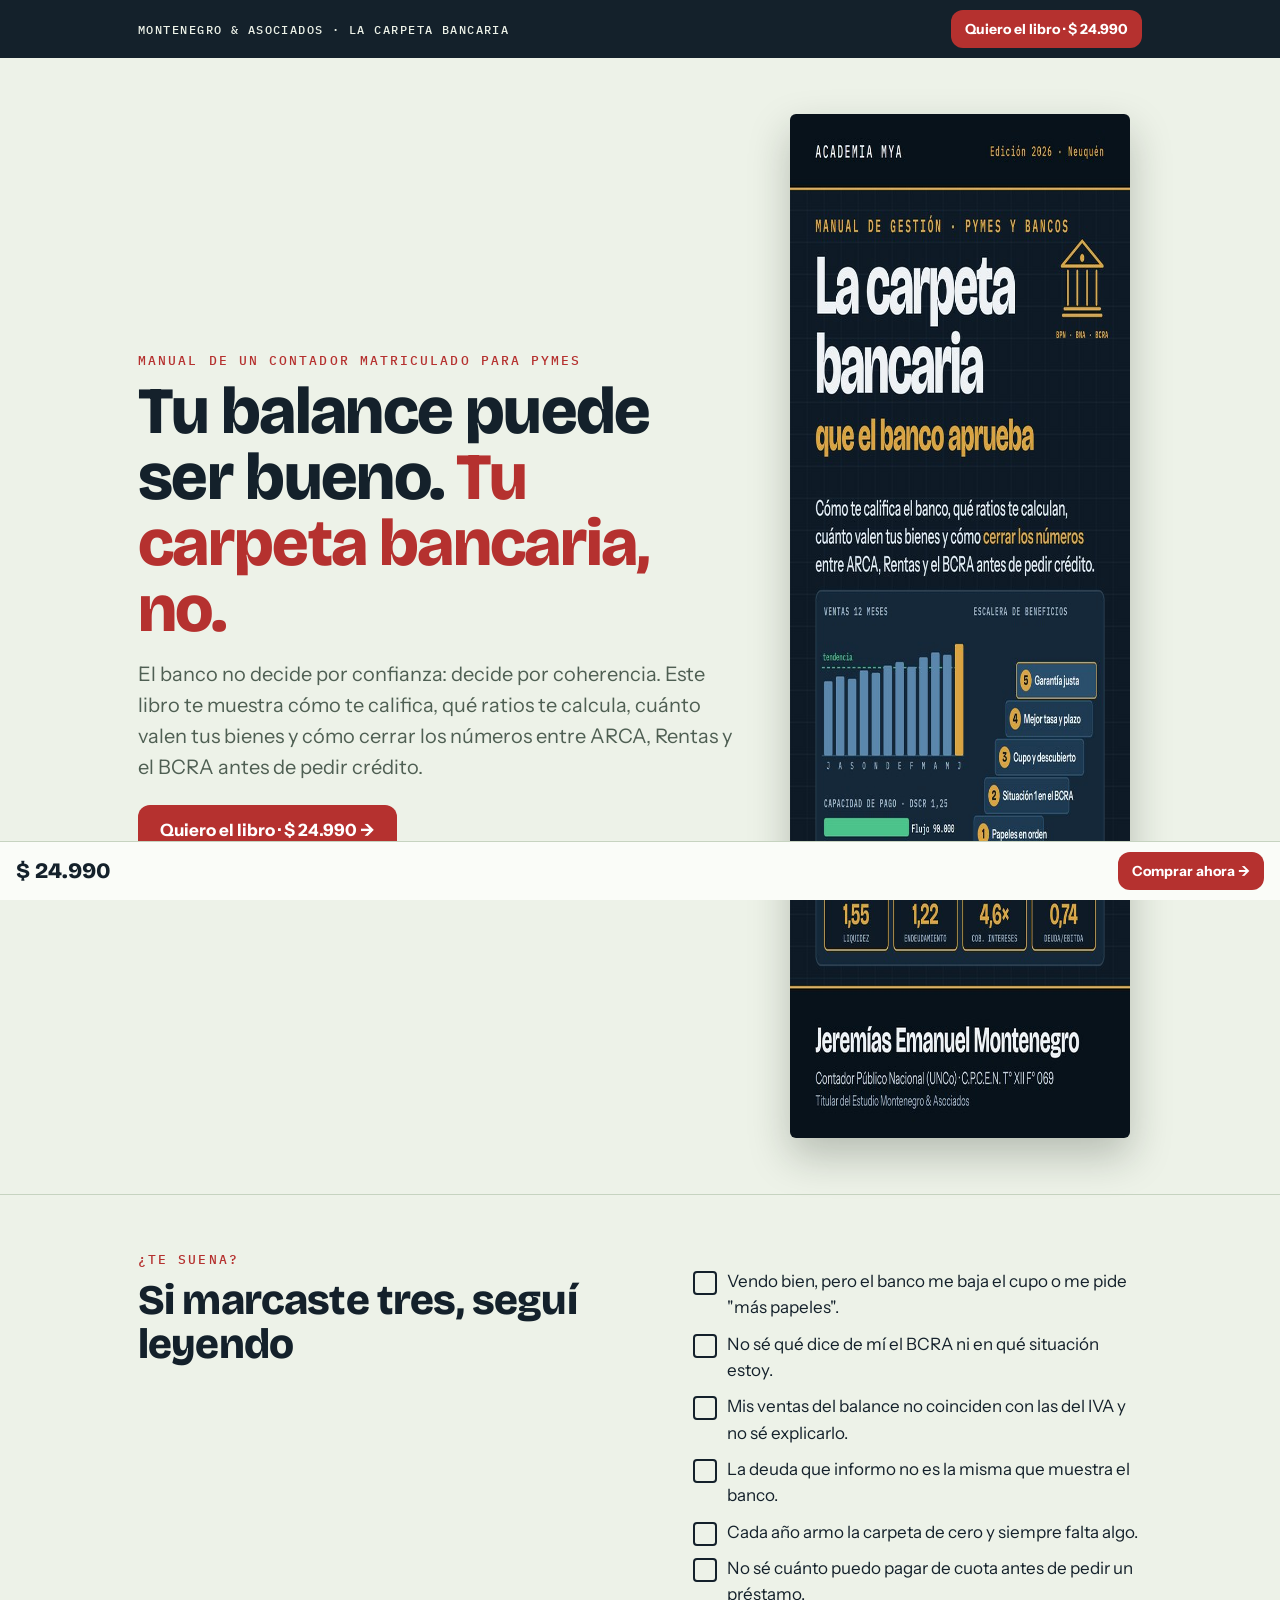
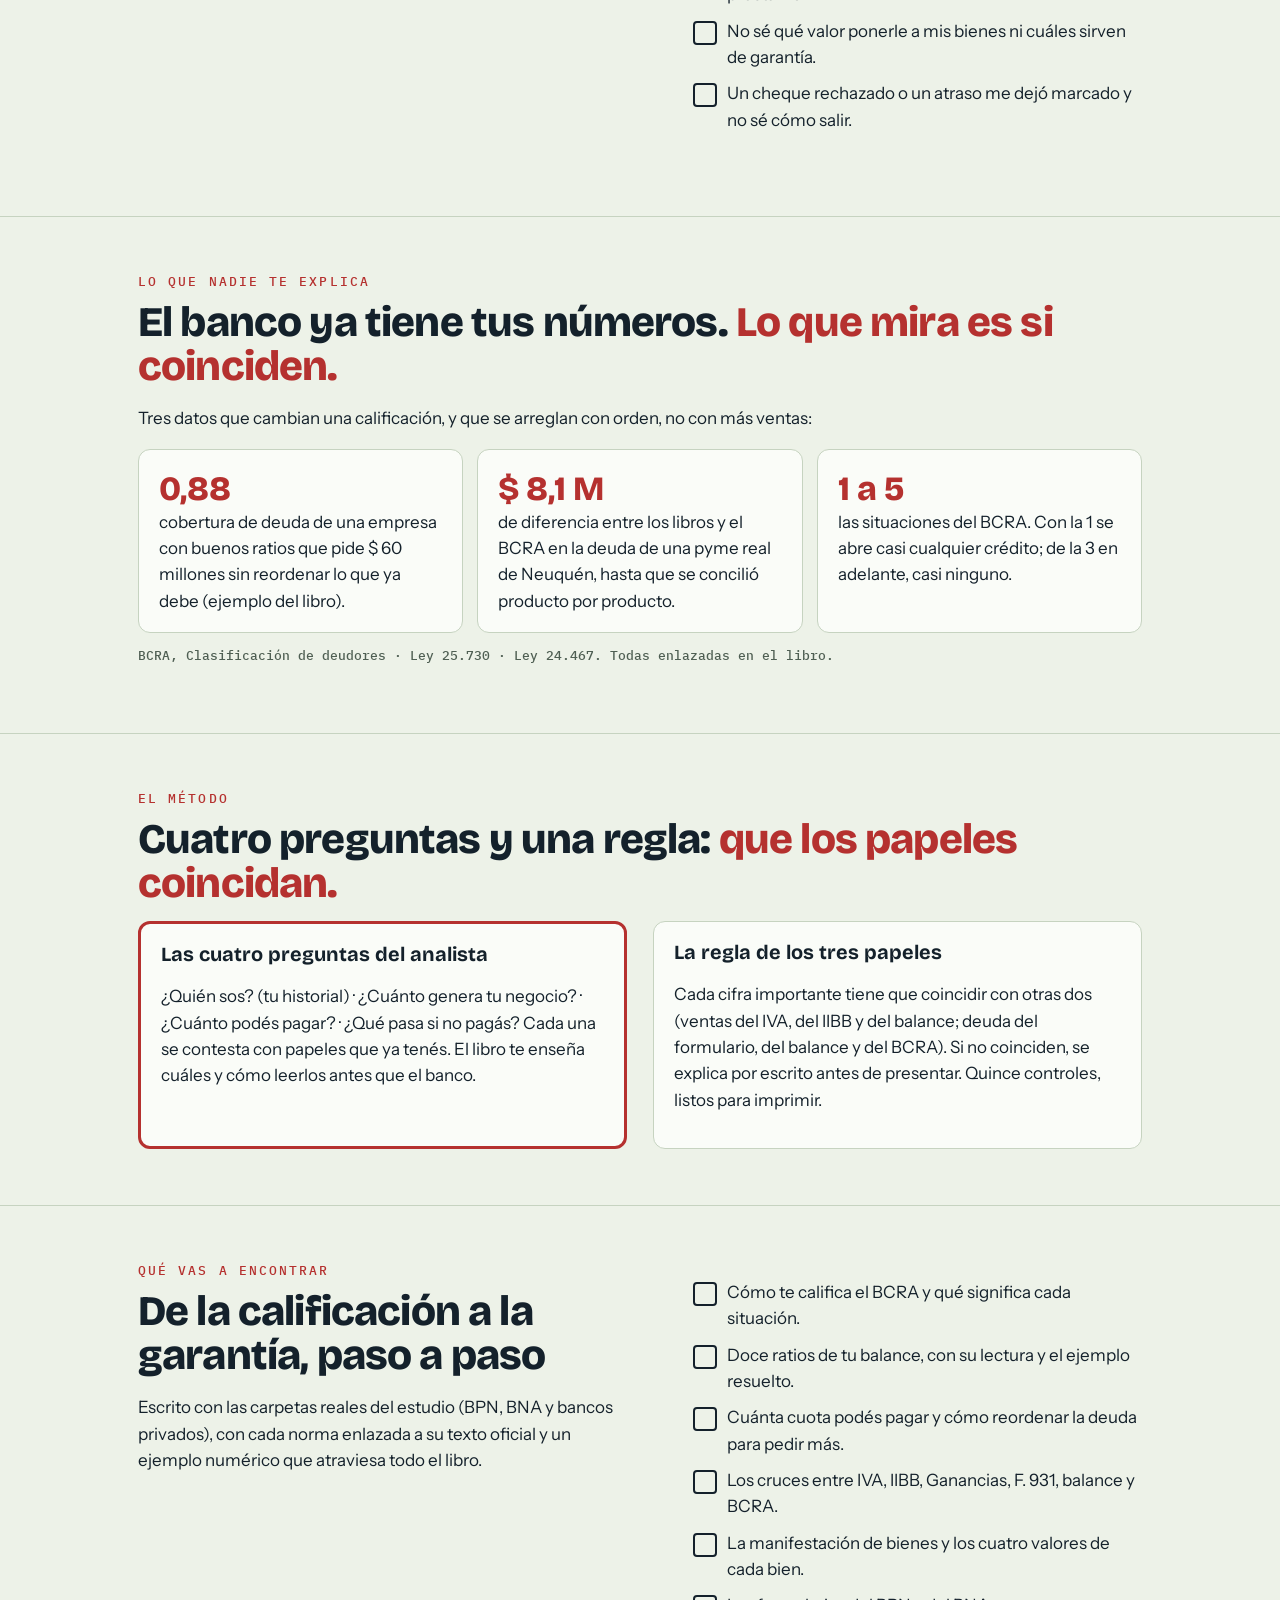
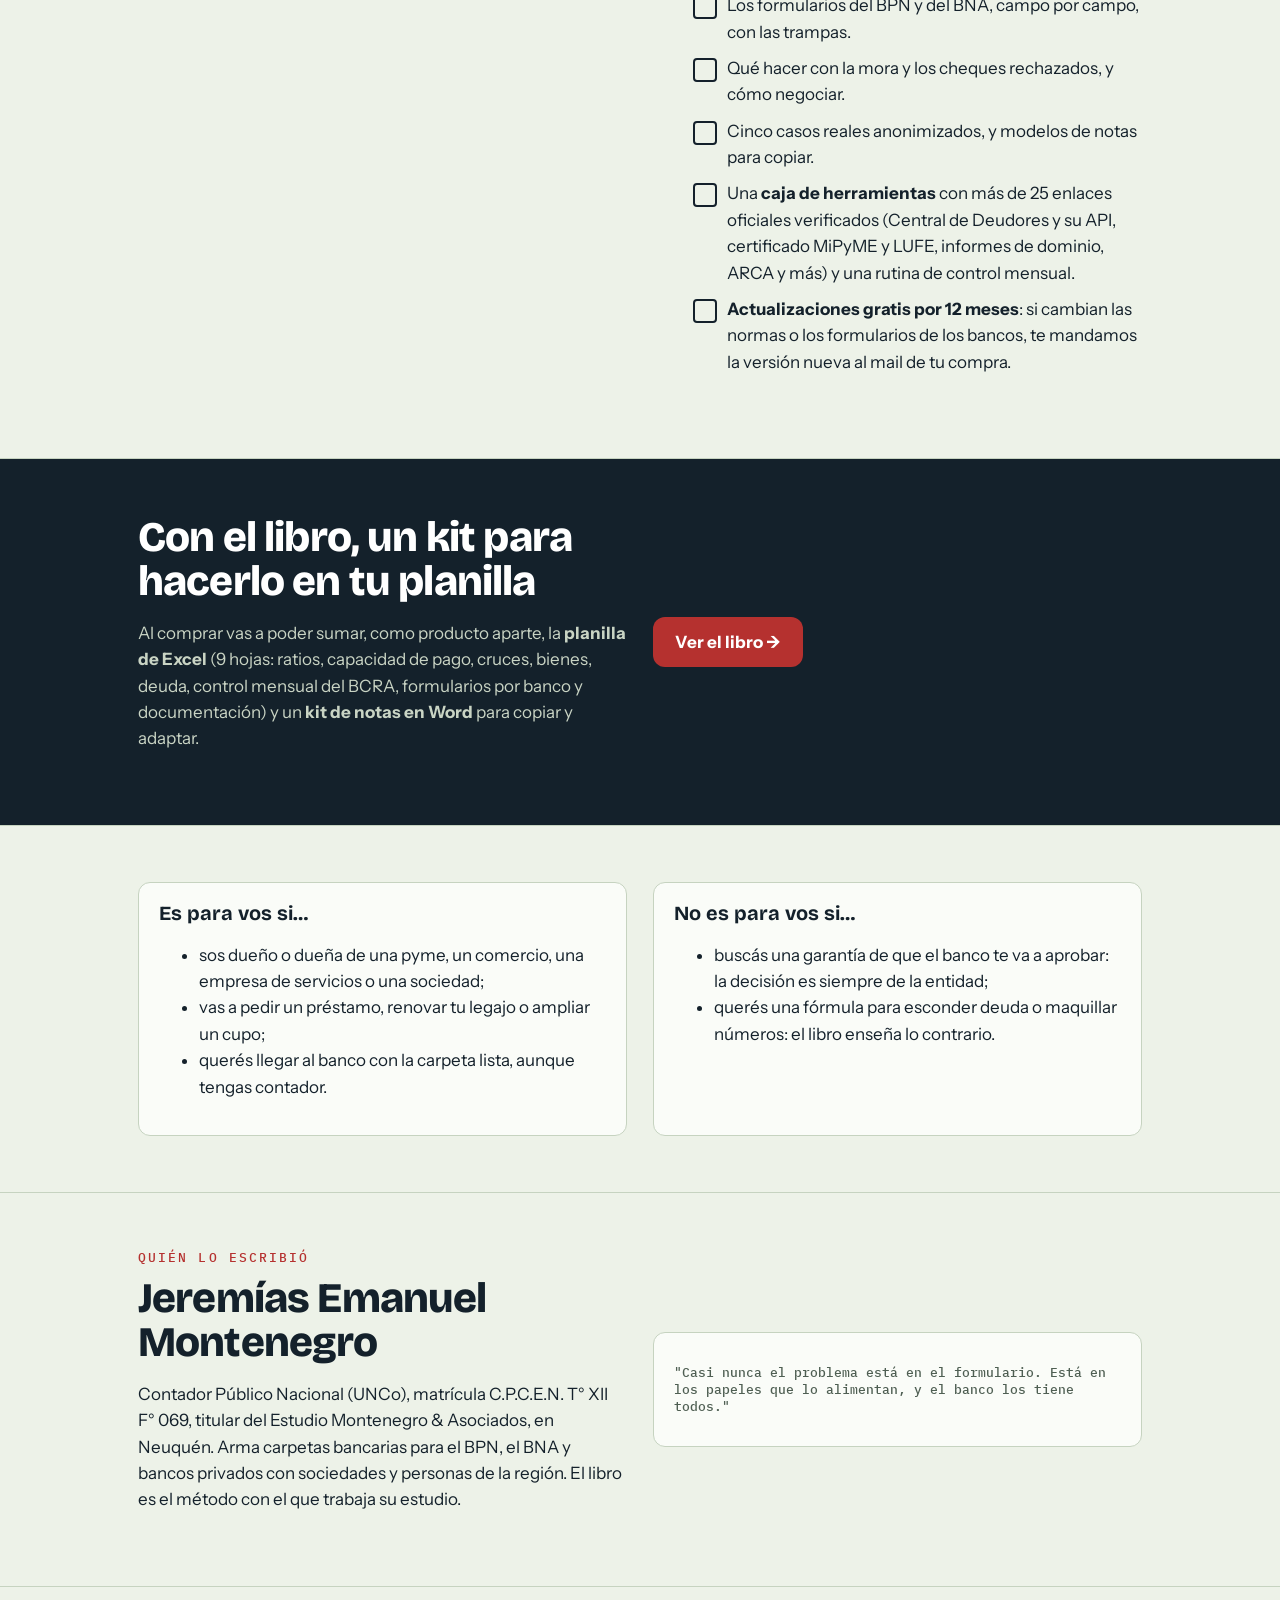
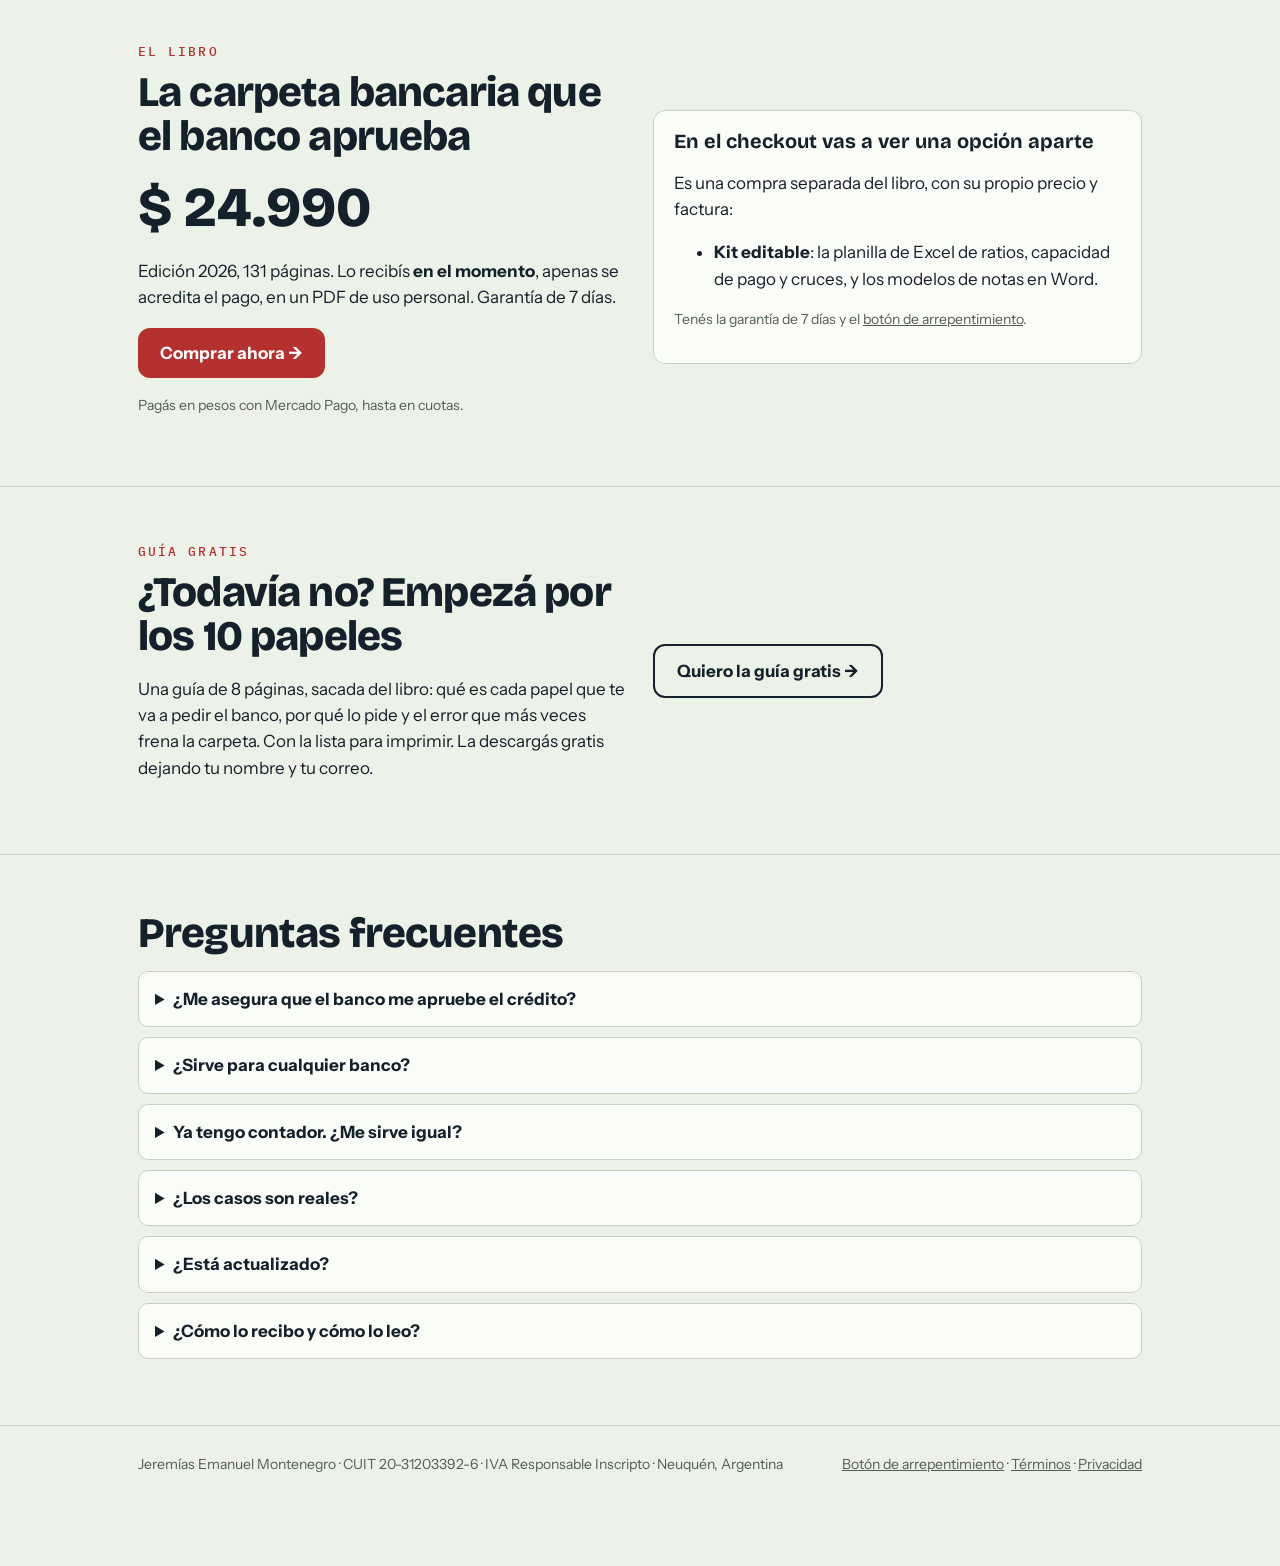
<file: carpeta-bancaria/index.html>
<!doctype html>
<html lang="es-AR">
<head>
<meta charset="utf-8">
<meta name="viewport" content="width=device-width, initial-scale=1">
<title>La carpeta bancaria que el banco aprueba · Cómo te califica el banco y cómo cerrar tus números</title>
<meta name="description" content="Manual de un contador matriculado para dueños de pyme: cómo decide un banco, qué ratios te calculan, cómo se valúan tus bienes y cómo cerrar los números entre ARCA, Rentas y el BCRA antes de pedir crédito.">
<meta property="og:type" content="book">
<meta property="og:title" content="La carpeta bancaria que el banco aprueba">
<meta property="og:description" content="Tu balance puede ser bueno y tu carpeta no. Esto es lo que mira el banco y cómo llegar con los papeles en orden.">
<meta property="og:image" content="https://jeremont20007-boop.github.io/del-costo-al-precio-de-venta/carpeta-bancaria/og.jpg">
<meta property="og:url" content="https://jeremont20007-boop.github.io/del-costo-al-precio-de-venta/carpeta-bancaria/">
<link rel="canonical" href="https://jeremont20007-boop.github.io/del-costo-al-precio-de-venta/carpeta-bancaria/">
<meta property="og:locale" content="es_AR">
<meta name="theme-color" content="#14212B">
<link rel="preconnect" href="https://fonts.googleapis.com"><link rel="preconnect" href="https://fonts.gstatic.com" crossorigin>
<link rel="stylesheet" href="https://fonts.googleapis.com/css2?family=Bricolage+Grotesque:opsz,wght@12..96,700;12..96,800&family=Instrument+Sans:wght@400;600;700&family=IBM+Plex+Mono:wght@500&display=swap">
<script>
/* ============ CONFIGURACIÓN DE ESTA PÁGINA ============
   Cambiar acá precio, checkout, contacto o píxel; después commit + push. */
window.CONFIG = {
  precioPesos: "24.990",
  diasGarantia: "7",
  checkoutUrl: "https://del-costo-al-precio.impultienda.ar/checkout/carpeta-bancaria",             // checkout de Impultienda (libro + kit editable como bump); vacío = reservar por WhatsApp
  leadWhatsApp: "5492995285513",
  metaPixelId: ""              // píxel propio del libro (crear antes de pautar)
};
</script>
<style>
:root{--ink:#14212B;--paper:#EDF2E8;--white:#FAFCF8;--stamp:#B5312F;--ochre:#B27612;--muted:#4F5F53;--line:#C6D3C0;
  --d:"Bricolage Grotesque",Impact,sans-serif;--s:"Instrument Sans",system-ui,"Segoe UI",sans-serif;--m:"IBM Plex Mono",Consolas,monospace}
*{box-sizing:border-box}
html{scroll-behavior:smooth}
body{margin:0;background:var(--paper);color:var(--ink);font:17px/1.55 var(--s)}
.wrap{max-width:1040px;margin:0 auto;padding:0 18px}
a{color:inherit}
.nav{position:sticky;top:0;z-index:5;background:var(--ink);color:var(--paper)}
.nav .wrap{display:flex;justify-content:space-between;align-items:center;min-height:58px;gap:10px}
.brand{font:500 12px var(--m);letter-spacing:.12em;text-transform:uppercase;text-decoration:none}
.btn{display:inline-block;background:var(--stamp);color:#fff;text-decoration:none;font:700 17px var(--s);padding:15px 22px;border-radius:12px;border:0;cursor:pointer}
.btn.sm{font-size:14px;padding:10px 14px}
.btn.alt{background:var(--ink)}
.btn.ghost{background:transparent;border:2px solid var(--ink);color:var(--ink)}
section{padding:56px 0;border-bottom:1px solid var(--line)}
.k{font:500 13px var(--m);letter-spacing:.16em;text-transform:uppercase;color:var(--stamp);margin:0 0 10px}
h1{font:800 clamp(38px,6.4vw,66px)/1 var(--d);letter-spacing:-.025em;margin:0 0 16px}
h1 em,h2 em{font-style:normal;color:var(--stamp)}
h2{font:800 clamp(28px,4.2vw,42px)/1.05 var(--d);letter-spacing:-.02em;margin:0 0 16px}
h3{font:700 20px var(--d);margin:0 0 6px}
.hero .grid{display:grid;grid-template-columns:1.25fr .75fr;gap:34px;align-items:center}
.hero img{width:100%;max-width:340px;border-radius:6px;box-shadow:0 18px 40px rgba(23,34,25,.25);justify-self:center}
.sub{font-size:20px;color:var(--muted);margin:0 0 22px}
.nota{font-size:14px;color:var(--muted);margin-top:10px}
.dos{display:grid;grid-template-columns:1fr 1fr;gap:26px}
.check li{list-style:none;margin:0 0 10px;padding-left:34px;position:relative}
.check li::before{content:"";position:absolute;left:0;top:3px;width:20px;height:20px;border:2px solid var(--ink);border-radius:4px}
.card{background:var(--white);border:1px solid var(--line);border-radius:12px;padding:18px 20px}
.card.stamp{border:3px solid var(--stamp)}
.tiles{display:grid;grid-template-columns:repeat(3,1fr);gap:14px;margin-top:10px}
.tile .v{font:800 34px var(--d);color:var(--stamp);display:block}
.diag{background:var(--ink);color:var(--paper)}
.diag p{color:#C9D4C4}
.mono{font:500 13px var(--m);color:var(--muted)}
details{background:var(--white);border:1px solid var(--line);border-radius:10px;padding:14px 16px;margin:0 0 10px}
summary{font-weight:700;cursor:pointer}
.precio{font:800 56px var(--d);margin:6px 0}
footer{padding:28px 0 90px;font-size:14px;color:var(--muted)}
footer .wrap{display:flex;flex-wrap:wrap;justify-content:space-between;gap:10px}
.barra{position:fixed;left:0;right:0;bottom:0;background:var(--white);border-top:1px solid var(--line);display:flex;justify-content:space-between;align-items:center;padding:10px 16px;z-index:6}
.barra .p{font:800 22px var(--d)}
@media (max-width:760px){.hero .grid,.dos,.tiles{grid-template-columns:1fr}.hero img{max-width:170px}.nav .btn{display:none}.hero .btn.ghost{margin:10px 0 0!important}section{padding:40px 0}h1{font-size:36px}}
</style>
</head>
<body>

<header class="nav"><div class="wrap">
  <a class="brand" href="./">Montenegro &amp; Asociados · La carpeta bancaria</a>
  <a class="btn sm" data-buy href="#comprar"><span data-cta>Quiero el libro</span> · <span data-precio>$ 24.990</span></a>
</div></header>

<section class="hero"><div class="wrap grid">
  <div>
    <p class="k">Manual de un contador matriculado para pymes</p>
    <h1>Tu balance puede ser bueno. <em>Tu carpeta bancaria, no.</em></h1>
    <p class="sub">El banco no decide por confianza: decide por coherencia. Este libro te muestra cómo te califica, qué ratios te calcula, cuánto valen tus bienes y cómo cerrar los números entre ARCA, Rentas y el BCRA antes de pedir crédito.</p>
    <a class="btn" data-buy href="#comprar"><span data-cta>Quiero el libro</span> · <span data-precio>$ 24.990</span> →</a>
    <p class="nota">PDF de 131 páginas, entrega inmediata · garantía de <span data-garantia>7</span> días</p>
  </div>
  <img src="tapa.jpg" alt="Tapa del libro La carpeta bancaria que el banco aprueba" width="640" height="1024">
</div></section>

<section id="problema"><div class="wrap dos">
  <div>
    <p class="k">¿Te suena?</p>
    <h2>Si marcaste tres, seguí leyendo</h2>
  </div>
  <ul class="check">
    <li>Vendo bien, pero el banco me baja el cupo o me pide "más papeles".</li>
    <li>No sé qué dice de mí el BCRA ni en qué situación estoy.</li>
    <li>Mis ventas del balance no coinciden con las del IVA y no sé explicarlo.</li>
    <li>La deuda que informo no es la misma que muestra el banco.</li>
    <li>Cada año armo la carpeta de cero y siempre falta algo.</li>
    <li>No sé cuánto puedo pagar de cuota antes de pedir un préstamo.</li>
    <li>No sé qué valor ponerle a mis bienes ni cuáles sirven de garantía.</li>
    <li>Un cheque rechazado o un atraso me dejó marcado y no sé cómo salir.</li>
  </ul>
</div></section>

<section id="costo"><div class="wrap">
  <p class="k">Lo que nadie te explica</p>
  <h2>El banco ya tiene tus números. <em>Lo que mira es si coinciden.</em></h2>
  <p>Tres datos que cambian una calificación, y que se arreglan con orden, no con más ventas:</p>
  <div class="tiles">
    <div class="card tile"><span class="v">0,88</span>cobertura de deuda de una empresa con buenos ratios que pide $ 60 millones sin reordenar lo que ya debe (ejemplo del libro).</div>
    <div class="card tile"><span class="v">$ 8,1 M</span>de diferencia entre los libros y el BCRA en la deuda de una pyme real de Neuquén, hasta que se concilió producto por producto.</div>
    <div class="card tile"><span class="v">1 a 5</span>las situaciones del BCRA. Con la 1 se abre casi cualquier crédito; de la 3 en adelante, casi ninguno.</div>
  </div>
  <p class="mono" style="margin-top:14px">BCRA, Clasificación de deudores · Ley 25.730 · Ley 24.467. Todas enlazadas en el libro.</p>
</div></section>

<section id="metodo"><div class="wrap">
  <p class="k">El método</p>
  <h2>Cuatro preguntas y una regla: <em>que los papeles coincidan.</em></h2>
  <div class="dos">
    <div class="card stamp"><h3>Las cuatro preguntas del analista</h3><p>¿Quién sos? (tu historial) · ¿Cuánto genera tu negocio? · ¿Cuánto podés pagar? · ¿Qué pasa si no pagás? Cada una se contesta con papeles que ya tenés. El libro te enseña cuáles y cómo leerlos antes que el banco.</p></div>
    <div class="card"><h3>La regla de los tres papeles</h3><p>Cada cifra importante tiene que coincidir con otras dos (ventas del IVA, del IIBB y del balance; deuda del formulario, del balance y del BCRA). Si no coinciden, se explica por escrito antes de presentar. Quince controles, listos para imprimir.</p></div>
  </div>
</div></section>

<section id="contenido"><div class="wrap dos">
  <div>
    <p class="k">Qué vas a encontrar</p>
    <h2>De la calificación a la garantía, paso a paso</h2>
    <p>Escrito con las carpetas reales del estudio (BPN, BNA y bancos privados), con cada norma enlazada a su texto oficial y un ejemplo numérico que atraviesa todo el libro.</p>
  </div>
  <ul class="check">
    <li>Cómo te califica el BCRA y qué significa cada situación.</li>
    <li>Doce ratios de tu balance, con su lectura y el ejemplo resuelto.</li>
    <li>Cuánta cuota podés pagar y cómo reordenar la deuda para pedir más.</li>
    <li>Los cruces entre IVA, IIBB, Ganancias, F. 931, balance y BCRA.</li>
    <li>La manifestación de bienes y los cuatro valores de cada bien.</li>
    <li>Los formularios del BPN y del BNA, campo por campo, con las trampas.</li>
    <li>Qué hacer con la mora y los cheques rechazados, y cómo negociar.</li>
    <li>Cinco casos reales anonimizados, y modelos de notas para copiar.</li>
    <li>Una <b>caja de herramientas</b> con más de 25 enlaces oficiales verificados (Central de Deudores y su API, certificado MiPyME y LUFE, informes de dominio, ARCA y más) y una rutina de control mensual.</li>
    <li><b>Actualizaciones gratis por 12 meses</b>: si cambian las normas o los formularios de los bancos, te mandamos la versión nueva al mail de tu compra.</li>
  </ul>
</div></section>

<section class="diag"><div class="wrap dos" style="align-items:center">
  <div><h2 style="color:#fff">Con el libro, un kit para hacerlo en tu planilla</h2><p>Al comprar vas a poder sumar, como producto aparte, la <b>planilla de Excel</b> (9 hojas: ratios, capacidad de pago, cruces, bienes, deuda, control mensual del BCRA, formularios por banco y documentación) y un <b>kit de notas en Word</b> para copiar y adaptar.</p></div>
  <p><a class="btn" data-buy href="#comprar">Ver el libro →</a></p>
</div></section>

<section id="para-quien"><div class="wrap dos">
  <div class="card"><h3>Es para vos si…</h3><ul><li>sos dueño o dueña de una pyme, un comercio, una empresa de servicios o una sociedad;</li><li>vas a pedir un préstamo, renovar tu legajo o ampliar un cupo;</li><li>querés llegar al banco con la carpeta lista, aunque tengas contador.</li></ul></div>
  <div class="card"><h3>No es para vos si…</h3><ul><li>buscás una garantía de que el banco te va a aprobar: la decisión es siempre de la entidad;</li><li>querés una fórmula para esconder deuda o maquillar números: el libro enseña lo contrario.</li></ul></div>
</div></section>

<section id="autor"><div class="wrap dos" style="align-items:center">
  <div><p class="k">Quién lo escribió</p><h2>Jeremías Emanuel Montenegro</h2><p>Contador Público Nacional (UNCo), matrícula C.P.C.E.N. T° XII F° 069, titular del Estudio Montenegro &amp; Asociados, en Neuquén. Arma carpetas bancarias para el BPN, el BNA y bancos privados con sociedades y personas de la región. El libro es el método con el que trabaja su estudio.</p></div>
  <div class="card"><p class="mono">"Casi nunca el problema está en el formulario. Está en los papeles que lo alimentan, y el banco los tiene todos."</p></div>
</div></section>

<section id="comprar"><div class="wrap dos" style="align-items:center">
  <div>
    <p class="k">El libro</p>
    <h2>La carpeta bancaria que el banco aprueba</h2>
    <p class="precio" data-precio>$ 24.990</p>
    <p>Edición 2026, 131 páginas. Lo recibís <b>en el momento</b>, apenas se acredita el pago, en un PDF de uso personal. Garantía de <span data-garantia>7</span> días.</p>
    <p><a class="btn" data-buy href="#" target="_blank" rel="noopener"><span data-cta>Comprar ahora</span> →</a></p>
    <p class="nota" data-nota>Pagás en pesos con Mercado Pago, hasta en cuotas.</p>
  </div>
  <div class="card">
    <h3>En el checkout vas a ver una opción aparte</h3>
    <p>Es una compra separada del libro, con su propio precio y factura:</p>
    <ul><li><b>Kit editable</b>: la planilla de Excel de ratios, capacidad de pago y cruces, y los modelos de notas en Word.</li></ul>
    <p class="nota">Tenés la garantía de <span data-garantia>7</span> días y el <a href="arrepentimiento.html">botón de arrepentimiento</a>.</p>
  </div>
</div></section>

<section id="guia-gratis"><div class="wrap dos" style="align-items:center">
  <div>
    <p class="k">Guía gratis</p>
    <h2>¿Todavía no? Empezá por los 10 papeles</h2>
    <p>Una guía de 8 páginas, sacada del libro: qué es cada papel que te va a pedir el banco, por qué lo pide y el error que más veces frena la carpeta. Con la lista para imprimir. La descargás gratis dejando tu nombre y tu correo.</p>
  </div>
  <p><a class="btn ghost" href="https://costo-laboral-argentino.lovable.app/guia-carpeta-bancaria" target="_blank" rel="noopener">Quiero la guía gratis →</a></p>
</div></section>

<section id="faq"><div class="wrap">
  <h2>Preguntas frecuentes</h2>
  <details><summary>¿Me asegura que el banco me apruebe el crédito?</summary><p>No, y nadie honesto puede asegurarlo: la decisión es del banco. El libro te muestra cómo llegar con la carpeta completa, coherente y con tu capacidad de pago calculada, que es lo que depende de vos.</p></details>
  <details><summary>¿Sirve para cualquier banco?</summary><p>Sí. Usa como ejemplo los formularios del Banco de la Provincia del Neuquén y del Banco de la Nación, pero el método (cruces, ratios, bienes, deuda) sirve para cualquier entidad. Cada banco pide su lista: la vigente te la da tu oficial.</p></details>
  <details><summary>Ya tengo contador. ¿Me sirve igual?</summary><p>Sí: cada capítulo termina con un recuadro "Para llevarle a tu contador" con lo que tenés que pedirle. Muchos contadores lo usan como manual.</p></details>
  <details><summary>¿Los casos son reales?</summary><p>Vienen de legajos reales del estudio, sin nombres, CUIT ni datos que identifiquen a los clientes. La empresa del ejemplo numérico, Norte Andino SRL, es ficticia.</p></details>
  <details><summary>¿Está actualizado?</summary><p>Edición 2026, con la normativa vigente a octubre de 2026 y cada norma enlazada a su texto oficial. Los criterios de cada banco cambian: por eso el libro te enseña a pedir la lista vigente.</p></details>
  <details><summary>¿Cómo lo recibo y cómo lo leo?</summary><p>Apenas se acredita el pago, recibís en tu correo el enlace para descargar el PDF. Se lee en la compu o en el celular. Es de uso personal: se abre sin clave, pero no se puede imprimir ni copiar el texto, y cada página lleva la leyenda de licencia personal.</p></details>
</div></section>

<footer><div class="wrap">
  <span>Jeremías Emanuel Montenegro · CUIT 20-31203392-6 · IVA Responsable Inscripto · Neuquén, Argentina</span>
  <span><a href="arrepentimiento.html">Botón de arrepentimiento</a> · <a href="terminos.html">Términos</a> · <a href="privacidad.html">Privacidad</a></span>
</div></footer>

<div class="barra" role="region" aria-label="Comprar"><div class="p" data-precio>$ 24.990</div><a class="btn sm" data-buy href="#" target="_blank" rel="noopener"><span data-cta>Comprar ahora</span> →</a></div>

<script>
(function(){
  const C = window.CONFIG, $$ = s => document.querySelectorAll(s);
  $$('[data-precio]').forEach(e => e.textContent = '$ ' + C.precioPesos);
  $$('[data-garantia]').forEach(e => e.textContent = C.diasGarantia);
  if (C.metaPixelId) { !function(f,b,e,v,n,t,s){if(f.fbq)return;n=f.fbq=function(){n.callMethod?n.callMethod.apply(n,arguments):n.queue.push(arguments)};if(!f._fbq)f._fbq=n;n.push=n;n.loaded=!0;n.version='2.0';n.queue=[];t=b.createElement(e);t.async=!0;t.src=v;s=b.getElementsByTagName(e)[0];s.parentNode.insertBefore(t,s)}(window,document,'script','https://connect.facebook.net/en_US/fbevents.js'); fbq('init', C.metaPixelId); fbq('track', 'PageView'); }
  const track = (ev, extra) => { try { if (window.fbq) fbq('track', ev, Object.assign({content_name: 'La carpeta bancaria que el banco aprueba', value: Number(C.precioPesos.replace(/\./g, '')), currency: 'ARS'}, extra || {})); } catch (e) {} };
  track('ViewContent');
  const q = new URLSearchParams(location.search);
  let destino = '', ev = 'InitiateCheckout';
  if (C.checkoutUrl) { try { const u = new URL(C.checkoutUrl); ['utm_source','utm_medium','utm_campaign','utm_content','utm_term','sck','src'].forEach(k => { if (q.get(k)) u.searchParams.set(k, q.get(k)); }); destino = u.toString(); } catch (e) { destino = C.checkoutUrl; } }
  else if (C.leadWhatsApp) {
    destino = 'https://wa.me/' + C.leadWhatsApp + '?text=' + encodeURIComponent('Hola, quiero el libro "La carpeta bancaria que el banco aprueba".'); ev = 'Lead';
    $$('[data-cta]').forEach(e => e.textContent = 'Pedirlo por WhatsApp');
    $$('[data-nota]').forEach(e => e.textContent = 'Estamos habilitando el pago en línea. Escribinos y te mandamos el enlace, al mismo precio.');
  }
  $$('[data-buy]').forEach(a => {
    if (a.getAttribute('href') === '#comprar') { a.addEventListener('click', () => track('InitiateCheckout', {destino: 'seccion'})); return; }
    a.href = destino; a.addEventListener('click', () => track(ev));
  });
})();
</script>
</body>
</html>
</file>
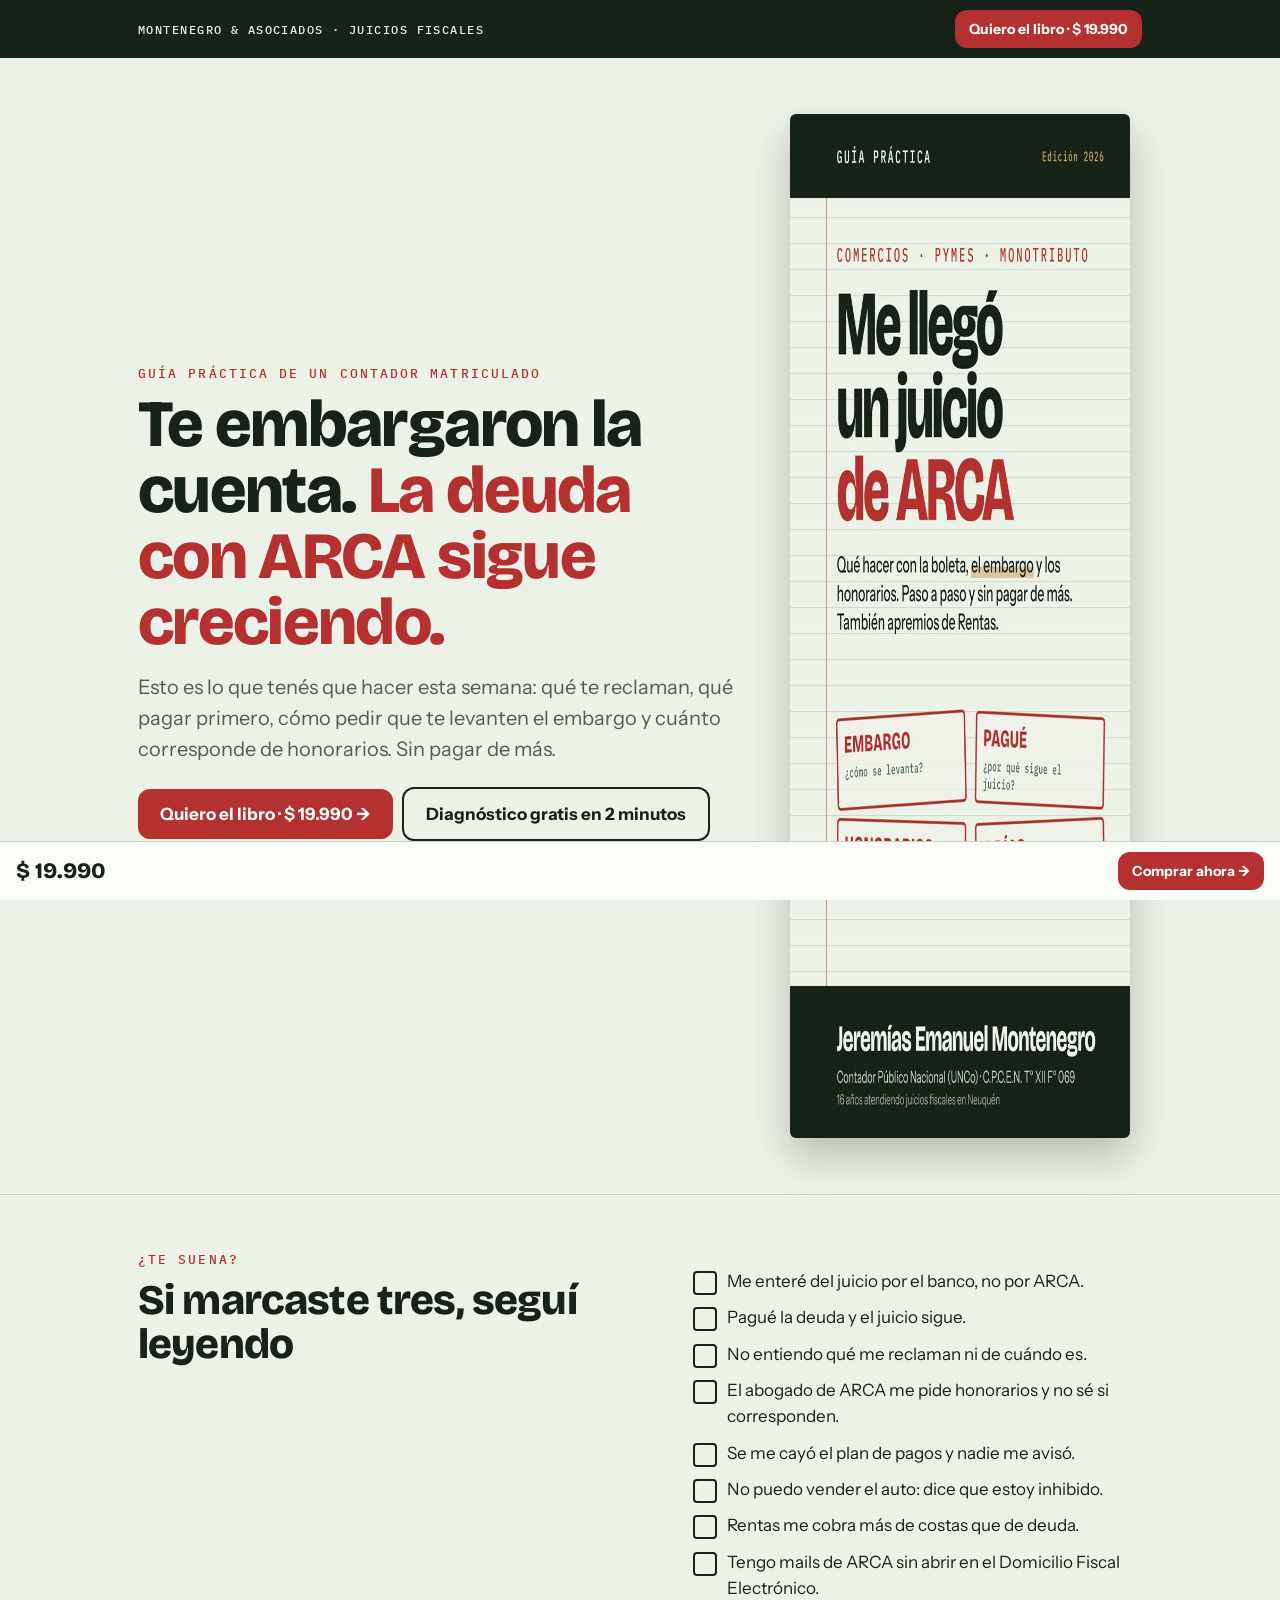
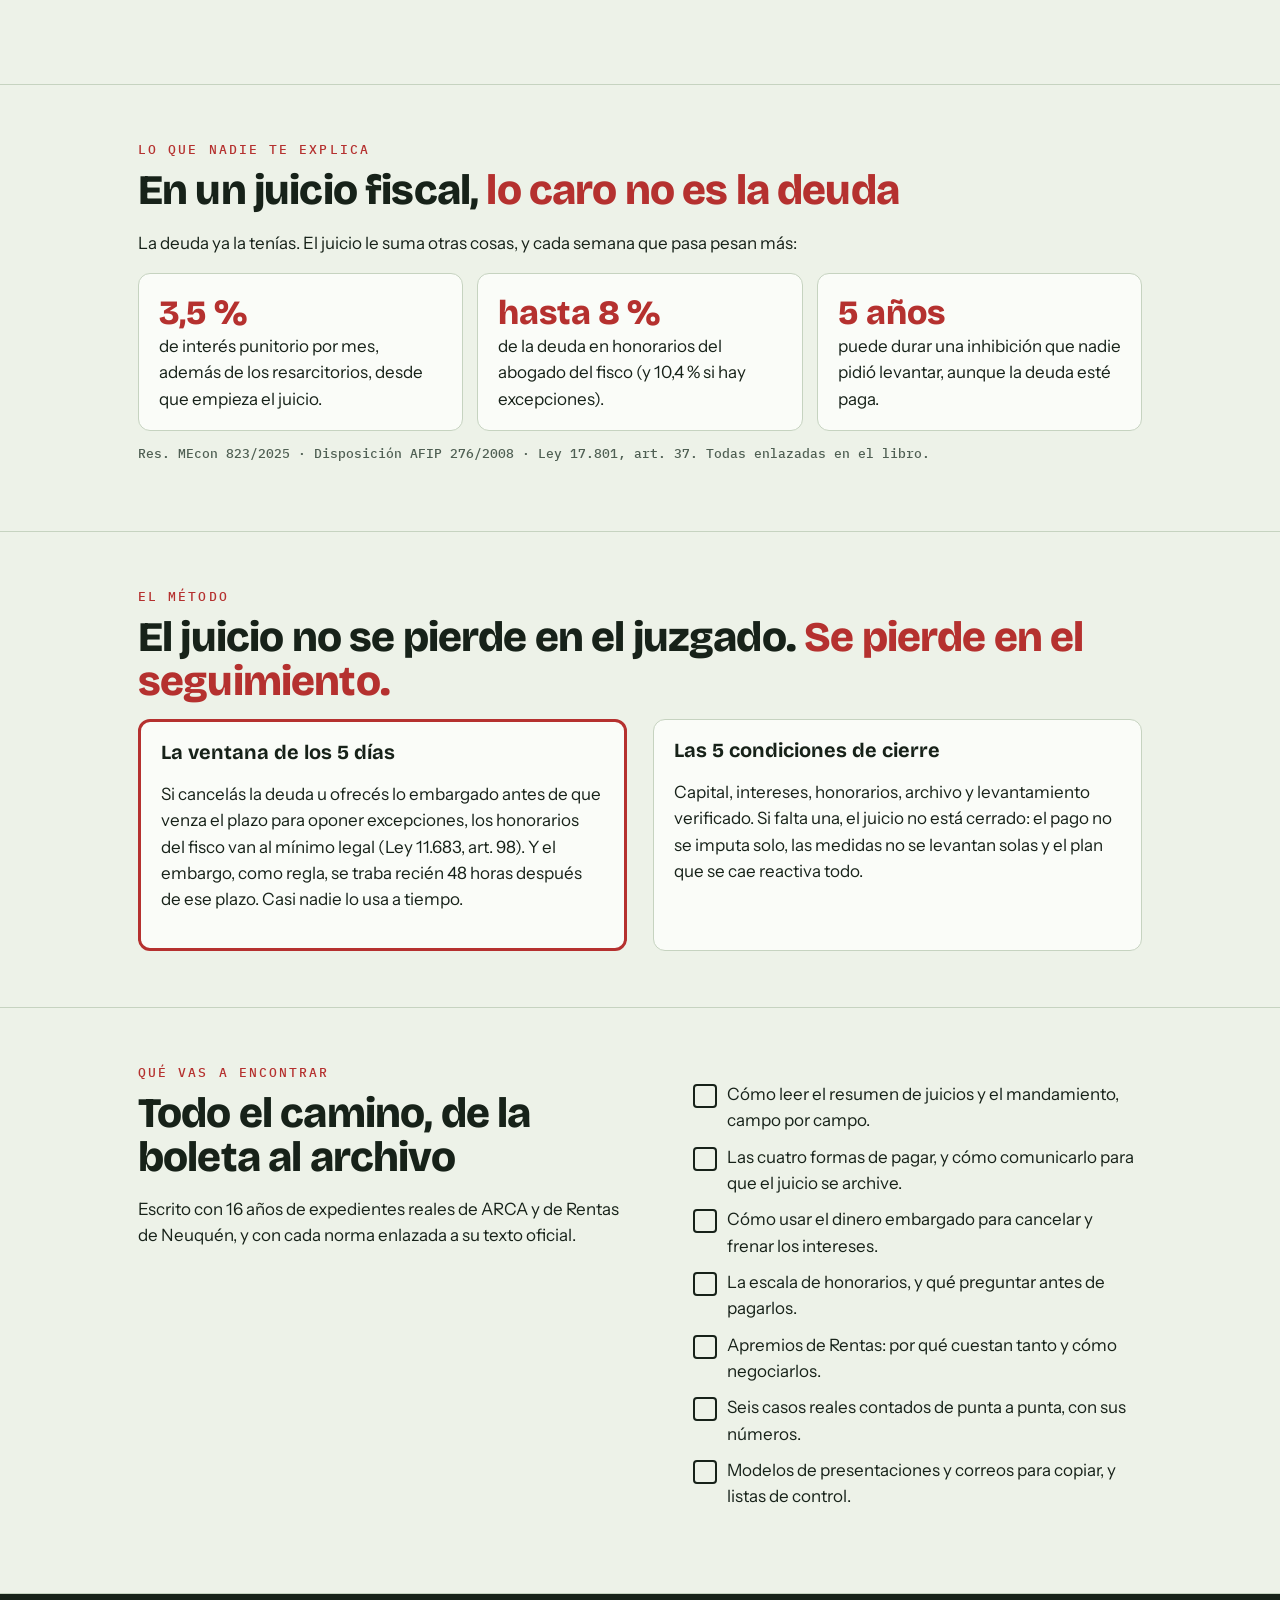
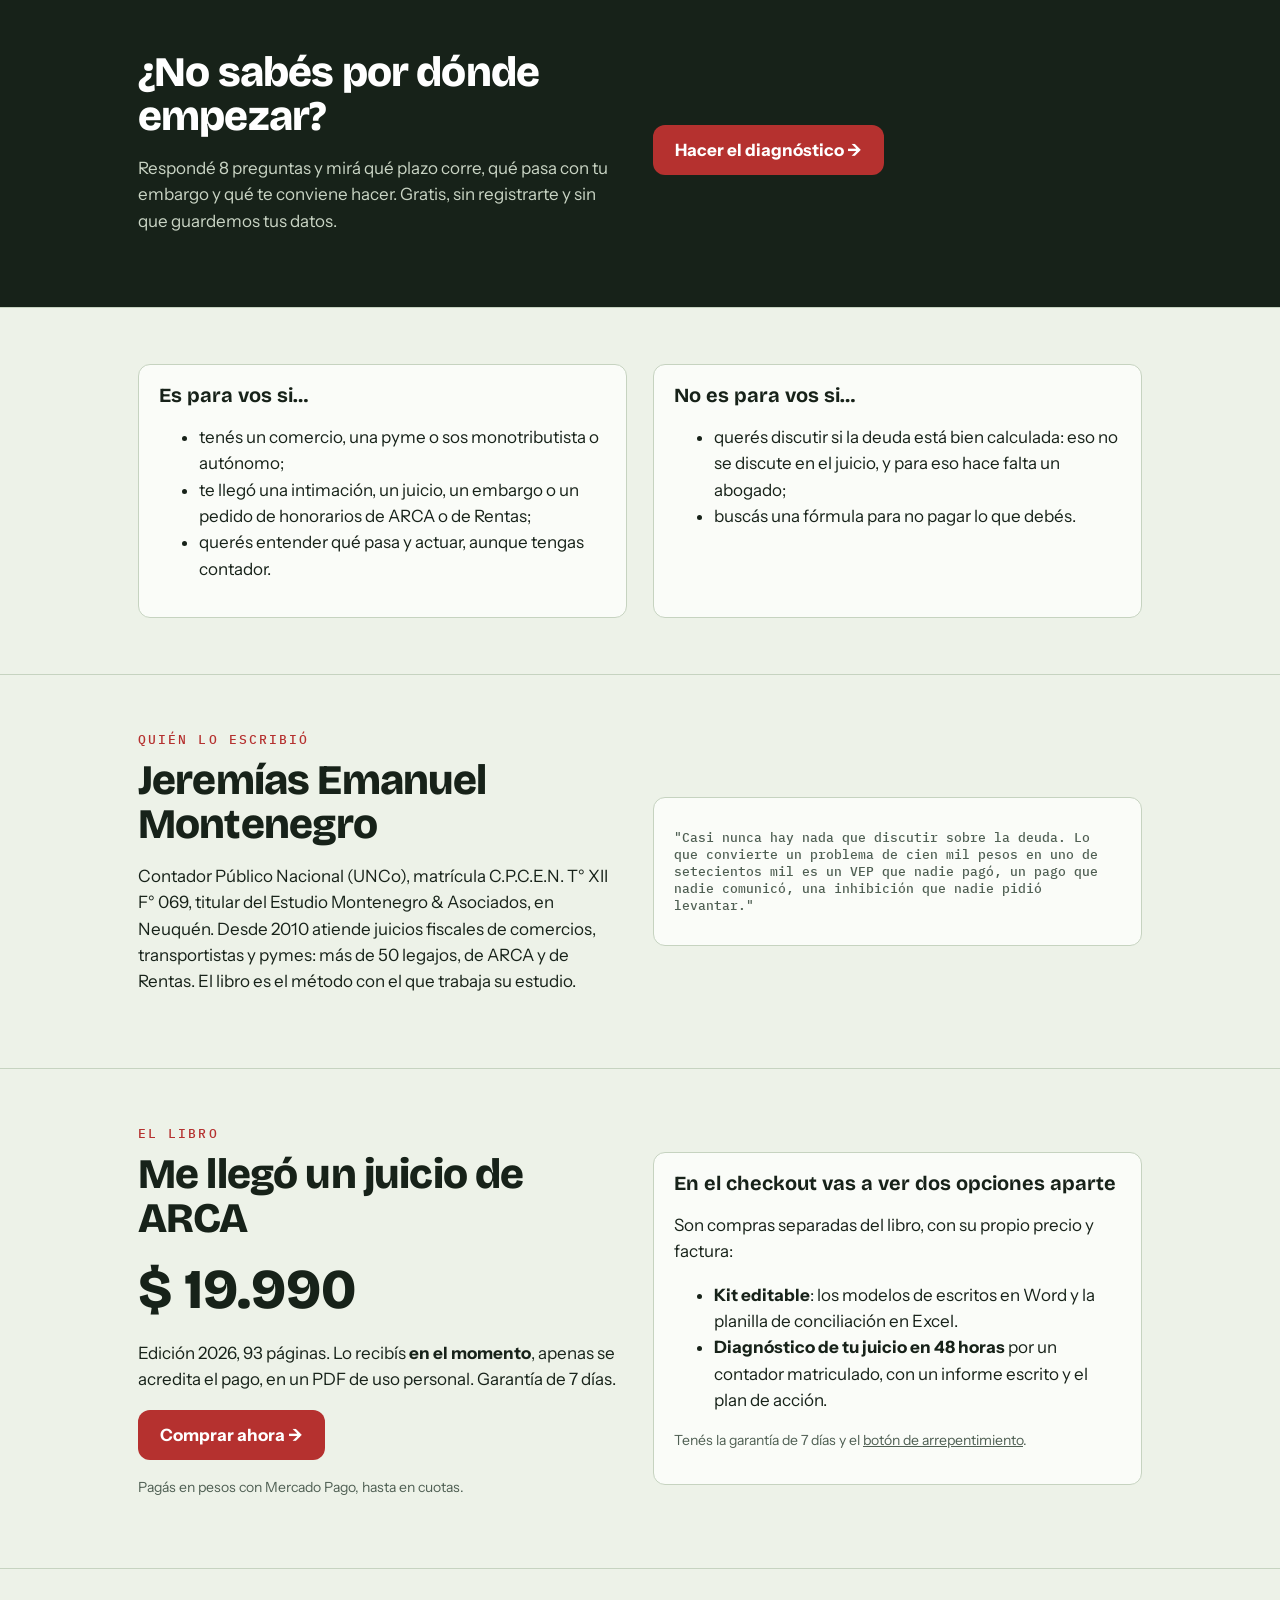
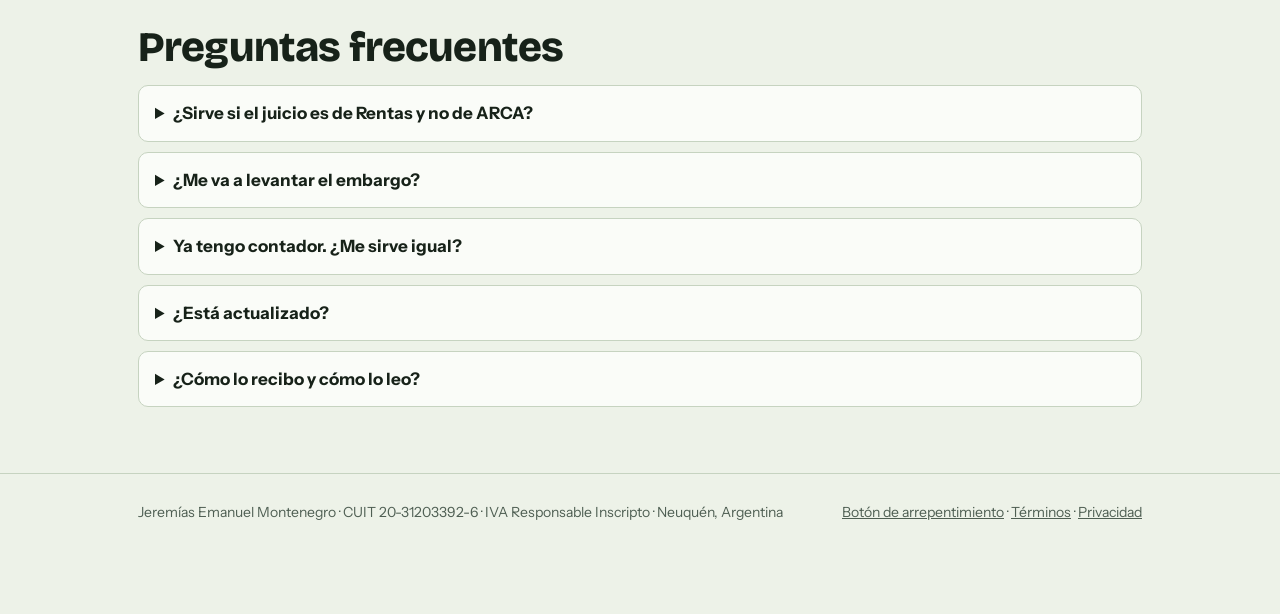
<file: juicios/index.html>
<!doctype html>
<html lang="es-AR">
<head>
<meta charset="utf-8">
<meta name="viewport" content="width=device-width, initial-scale=1">
<title>Me llegó un juicio de ARCA · Qué hacer con la boleta, el embargo y los honorarios</title>
<meta name="description" content="Guía práctica de un contador matriculado: qué hacer cuando ARCA o Rentas te inicia un juicio, cómo pagar sin que el juicio siga, cuánto corresponde de honorarios y cómo pedir que te levanten el embargo.">
<meta property="og:type" content="book">
<meta property="og:title" content="Me llegó un juicio de ARCA · Guía práctica">
<meta property="og:description" content="Te embargaron la cuenta y la deuda sigue creciendo. Esto es lo que tenés que hacer esta semana.">
<meta property="og:image" content="https://jeremont20007-boop.github.io/del-costo-al-precio-de-venta/juicios/og.jpg">
<meta property="og:url" content="https://jeremont20007-boop.github.io/del-costo-al-precio-de-venta/juicios/">
<link rel="canonical" href="https://jeremont20007-boop.github.io/del-costo-al-precio-de-venta/juicios/">
<meta property="og:locale" content="es_AR">
<meta name="theme-color" content="#172219">
<link rel="preconnect" href="https://fonts.googleapis.com"><link rel="preconnect" href="https://fonts.gstatic.com" crossorigin>
<link rel="stylesheet" href="https://fonts.googleapis.com/css2?family=Bricolage+Grotesque:opsz,wght@12..96,700;12..96,800&family=Instrument+Sans:wght@400;600;700&family=IBM+Plex+Mono:wght@500&display=swap">
<script>
/* ============ CONFIGURACIÓN DE ESTA PÁGINA ============
   Cambiar acá precio, checkout, contacto o píxel; después commit + push. */
window.CONFIG = {
  precioPesos: "19.990",
  diasGarantia: "7",
  checkoutUrl: "https://juicios-fiscales.impultienda.ar/checkout/libro-kit",  // checkout de Impultienda (libro + kit como bump); vacío = reservar por WhatsApp
  leadWhatsApp: "5492995285513",
  metaPixelId: "1944695516199310"  // píxel compartido de los libros (se distingue por content_name)
};
</script>
<style>
:root{--ink:#172219;--paper:#EDF2E8;--white:#FAFCF8;--stamp:#B5312F;--ochre:#B27612;--muted:#4F5F53;--line:#C6D3C0;
  --d:"Bricolage Grotesque",Impact,sans-serif;--s:"Instrument Sans",system-ui,"Segoe UI",sans-serif;--m:"IBM Plex Mono",Consolas,monospace}
*{box-sizing:border-box}
html{scroll-behavior:smooth}
body{margin:0;background:var(--paper);color:var(--ink);font:17px/1.55 var(--s)}
.wrap{max-width:1040px;margin:0 auto;padding:0 18px}
a{color:inherit}
.nav{position:sticky;top:0;z-index:5;background:var(--ink);color:var(--paper)}
.nav .wrap{display:flex;justify-content:space-between;align-items:center;min-height:58px;gap:10px}
.brand{font:500 12px var(--m);letter-spacing:.12em;text-transform:uppercase;text-decoration:none}
.btn{display:inline-block;background:var(--stamp);color:#fff;text-decoration:none;font:700 17px var(--s);padding:15px 22px;border-radius:12px;border:0;cursor:pointer}
.btn.sm{font-size:14px;padding:10px 14px}
.btn.alt{background:var(--ink)}
.btn.ghost{background:transparent;border:2px solid var(--ink);color:var(--ink)}
section{padding:56px 0;border-bottom:1px solid var(--line)}
.k{font:500 13px var(--m);letter-spacing:.16em;text-transform:uppercase;color:var(--stamp);margin:0 0 10px}
h1{font:800 clamp(38px,6.4vw,66px)/1 var(--d);letter-spacing:-.025em;margin:0 0 16px}
h1 em,h2 em{font-style:normal;color:var(--stamp)}
h2{font:800 clamp(28px,4.2vw,42px)/1.05 var(--d);letter-spacing:-.02em;margin:0 0 16px}
h3{font:700 20px var(--d);margin:0 0 6px}
.hero .grid{display:grid;grid-template-columns:1.25fr .75fr;gap:34px;align-items:center}
.hero img{width:100%;max-width:340px;border-radius:6px;box-shadow:0 18px 40px rgba(23,34,25,.25);justify-self:center}
.sub{font-size:20px;color:var(--muted);margin:0 0 22px}
.nota{font-size:14px;color:var(--muted);margin-top:10px}
.dos{display:grid;grid-template-columns:1fr 1fr;gap:26px}
.check li{list-style:none;margin:0 0 10px;padding-left:34px;position:relative}
.check li::before{content:"";position:absolute;left:0;top:3px;width:20px;height:20px;border:2px solid var(--ink);border-radius:4px}
.card{background:var(--white);border:1px solid var(--line);border-radius:12px;padding:18px 20px}
.card.stamp{border:3px solid var(--stamp)}
.tiles{display:grid;grid-template-columns:repeat(3,1fr);gap:14px;margin-top:10px}
.tile .v{font:800 34px var(--d);color:var(--stamp);display:block}
.diag{background:var(--ink);color:var(--paper)}
.diag p{color:#C9D4C4}
.mono{font:500 13px var(--m);color:var(--muted)}
details{background:var(--white);border:1px solid var(--line);border-radius:10px;padding:14px 16px;margin:0 0 10px}
summary{font-weight:700;cursor:pointer}
.precio{font:800 56px var(--d);margin:6px 0}
footer{padding:28px 0 90px;font-size:14px;color:var(--muted)}
footer .wrap{display:flex;flex-wrap:wrap;justify-content:space-between;gap:10px}
.barra{position:fixed;left:0;right:0;bottom:0;background:var(--white);border-top:1px solid var(--line);display:flex;justify-content:space-between;align-items:center;padding:10px 16px;z-index:6}
.barra .p{font:800 22px var(--d)}
.hero video.gancho{width:100%;max-width:340px;justify-self:center;border-radius:14px;box-shadow:0 18px 40px rgba(23,34,25,.25);background:var(--ink)}
@media (max-width:760px){.hero .grid,.dos,.tiles{grid-template-columns:1fr}.hero img{max-width:170px}.nav .btn{display:none}.hero .btn.ghost{margin:10px 0 0!important}section{padding:40px 0}h1{font-size:36px}}
</style>
</head>
<body>

<header class="nav"><div class="wrap">
  <a class="brand" href="./">Montenegro &amp; Asociados · Juicios fiscales</a>
  <a class="btn sm" data-buy href="#comprar"><span data-cta>Quiero el libro</span> · <span data-precio>$ 19.990</span></a>
</div></header>

<section class="hero"><div class="wrap grid">
  <div>
    <p class="k" data-hook-k>Guía práctica de un contador matriculado</p>
    <h1 data-hook-h1>Te embargaron la cuenta. <em>La deuda con ARCA sigue creciendo.</em></h1>
    <p class="sub" data-hook-sub>Esto es lo que tenés que hacer esta semana: qué te reclaman, qué pagar primero, cómo pedir que te levanten el embargo y cuánto corresponde de honorarios. Sin pagar de más.</p>
    <a class="btn" data-buy href="#comprar"><span data-cta>Quiero el libro</span> · <span data-precio>$ 19.990</span> →</a>
    <a class="btn ghost" href="diagnostico/" style="margin-left:6px">Diagnóstico gratis en 2 minutos</a>
    <p class="nota">PDF de 93 páginas, entrega inmediata · garantía de <span data-garantia>7</span> días</p>
  </div>
  <img src="tapa.jpg" alt="Tapa del libro Me llegó un juicio de ARCA" width="640" height="1024" data-hook-tapa>
  <video class="gancho" data-hook-video muted playsinline loop preload="none" hidden width="720" height="1280"></video>
</div></section>

<section id="problema"><div class="wrap dos">
  <div>
    <p class="k">¿Te suena?</p>
    <h2>Si marcaste tres, seguí leyendo</h2>
  </div>
  <ul class="check">
    <li>Me enteré del juicio por el banco, no por ARCA.</li>
    <li>Pagué la deuda y el juicio sigue.</li>
    <li>No entiendo qué me reclaman ni de cuándo es.</li>
    <li>El abogado de ARCA me pide honorarios y no sé si corresponden.</li>
    <li>Se me cayó el plan de pagos y nadie me avisó.</li>
    <li>No puedo vender el auto: dice que estoy inhibido.</li>
    <li>Rentas me cobra más de costas que de deuda.</li>
    <li>Tengo mails de ARCA sin abrir en el Domicilio Fiscal Electrónico.</li>
  </ul>
</div></section>

<section id="costo"><div class="wrap">
  <p class="k">Lo que nadie te explica</p>
  <h2>En un juicio fiscal, <em>lo caro no es la deuda</em></h2>
  <p>La deuda ya la tenías. El juicio le suma otras cosas, y cada semana que pasa pesan más:</p>
  <div class="tiles">
    <div class="card tile"><span class="v">3,5 %</span>de interés punitorio por mes, además de los resarcitorios, desde que empieza el juicio.</div>
    <div class="card tile"><span class="v">hasta 8 %</span>de la deuda en honorarios del abogado del fisco (y 10,4 % si hay excepciones).</div>
    <div class="card tile"><span class="v">5 años</span>puede durar una inhibición que nadie pidió levantar, aunque la deuda esté paga.</div>
  </div>
  <p class="mono" style="margin-top:14px">Res. MEcon 823/2025 · Disposición AFIP 276/2008 · Ley 17.801, art. 37. Todas enlazadas en el libro.</p>
</div></section>

<section id="metodo"><div class="wrap">
  <p class="k">El método</p>
  <h2>El juicio no se pierde en el juzgado. <em>Se pierde en el seguimiento.</em></h2>
  <div class="dos">
    <div class="card stamp"><h3>La ventana de los 5 días</h3><p>Si cancelás la deuda u ofrecés lo embargado antes de que venza el plazo para oponer excepciones, los honorarios del fisco van al mínimo legal (Ley 11.683, art. 98). Y el embargo, como regla, se traba recién 48 horas después de ese plazo. Casi nadie lo usa a tiempo.</p></div>
    <div class="card"><h3>Las 5 condiciones de cierre</h3><p>Capital, intereses, honorarios, archivo y levantamiento verificado. Si falta una, el juicio no está cerrado: el pago no se imputa solo, las medidas no se levantan solas y el plan que se cae reactiva todo.</p></div>
  </div>
</div></section>

<section id="contenido"><div class="wrap dos">
  <div>
    <p class="k">Qué vas a encontrar</p>
    <h2>Todo el camino, de la boleta al archivo</h2>
    <p>Escrito con 16 años de expedientes reales de ARCA y de Rentas de Neuquén, y con cada norma enlazada a su texto oficial.</p>
  </div>
  <ul class="check">
    <li>Cómo leer el resumen de juicios y el mandamiento, campo por campo.</li>
    <li>Las cuatro formas de pagar, y cómo comunicarlo para que el juicio se archive.</li>
    <li>Cómo usar el dinero embargado para cancelar y frenar los intereses.</li>
    <li>La escala de honorarios, y qué preguntar antes de pagarlos.</li>
    <li>Apremios de Rentas: por qué cuestan tanto y cómo negociarlos.</li>
    <li>Seis casos reales contados de punta a punta, con sus números.</li>
    <li>Modelos de presentaciones y correos para copiar, y listas de control.</li>
  </ul>
</div></section>

<section class="diag"><div class="wrap dos" style="align-items:center">
  <div><h2 style="color:#fff">¿No sabés por dónde empezar?</h2><p>Respondé 8 preguntas y mirá qué plazo corre, qué pasa con tu embargo y qué te conviene hacer. Gratis, sin registrarte y sin que guardemos tus datos.</p></div>
  <p><a class="btn" href="diagnostico/">Hacer el diagnóstico →</a></p>
</div></section>

<section id="para-quien"><div class="wrap dos">
  <div class="card"><h3>Es para vos si…</h3><ul><li>tenés un comercio, una pyme o sos monotributista o autónomo;</li><li>te llegó una intimación, un juicio, un embargo o un pedido de honorarios de ARCA o de Rentas;</li><li>querés entender qué pasa y actuar, aunque tengas contador.</li></ul></div>
  <div class="card"><h3>No es para vos si…</h3><ul><li>querés discutir si la deuda está bien calculada: eso no se discute en el juicio, y para eso hace falta un abogado;</li><li>buscás una fórmula para no pagar lo que debés.</li></ul></div>
</div></section>

<section id="autor"><div class="wrap dos" style="align-items:center">
  <div><p class="k">Quién lo escribió</p><h2>Jeremías Emanuel Montenegro</h2><p>Contador Público Nacional (UNCo), matrícula C.P.C.E.N. T° XII F° 069, titular del Estudio Montenegro &amp; Asociados, en Neuquén. Desde 2010 atiende juicios fiscales de comercios, transportistas y pymes: más de 50 legajos, de ARCA y de Rentas. El libro es el método con el que trabaja su estudio.</p></div>
  <div class="card"><p class="mono">"Casi nunca hay nada que discutir sobre la deuda. Lo que convierte un problema de cien mil pesos en uno de setecientos mil es un VEP que nadie pagó, un pago que nadie comunicó, una inhibición que nadie pidió levantar."</p></div>
</div></section>

<section id="comprar"><div class="wrap dos" style="align-items:center">
  <div>
    <p class="k">El libro</p>
    <h2>Me llegó un juicio de ARCA</h2>
    <p class="precio" data-precio>$ 19.990</p>
    <p>Edición 2026, 93 páginas. Lo recibís <b>en el momento</b>, apenas se acredita el pago, en un PDF de uso personal. Garantía de <span data-garantia>7</span> días.</p>
    <p><a class="btn" data-buy href="#" target="_blank" rel="noopener"><span data-cta>Comprar ahora</span> →</a></p>
    <p class="nota" data-nota>Pagás en pesos con Mercado Pago, hasta en cuotas.</p>
  </div>
  <div class="card">
    <h3>En el checkout vas a ver dos opciones aparte</h3>
    <p>Son compras separadas del libro, con su propio precio y factura:</p>
    <ul><li><b>Kit editable</b>: los modelos de escritos en Word y la planilla de conciliación en Excel.</li><li><b>Diagnóstico de tu juicio en 48 horas</b> por un contador matriculado, con un informe escrito y el plan de acción.</li></ul>
    <p class="nota">Tenés la garantía de <span data-garantia>7</span> días y el <a href="arrepentimiento.html">botón de arrepentimiento</a>.</p>
  </div>
</div></section>

<section id="faq"><div class="wrap">
  <h2>Preguntas frecuentes</h2>
  <details><summary>¿Sirve si el juicio es de Rentas y no de ARCA?</summary><p>Sí. Tiene una parte entera sobre los apremios de Rentas de Neuquén y un apartado para Río Negro.</p></details>
  <details><summary>¿Me va a levantar el embargo?</summary><p>El libro te explica qué pagar, cómo comunicarlo y cómo pedir el levantamiento, con los modelos. El levantamiento lo ordena el juez a pedido del fisco: nadie honesto te puede prometer una fecha.</p></details>
  <details><summary>Ya tengo contador. ¿Me sirve igual?</summary><p>Sí: vas a entender qué está pasando, qué preguntar y qué controlar. Muchos contadores lo usan como manual.</p></details>
  <details><summary>¿Está actualizado?</summary><p>Edición 2026, con la normativa vigente a septiembre de 2026 y cada norma enlazada a su texto oficial (InfoLEG, Biblioteca de ARCA, Rentas).</p></details>
  <details><summary>¿Cómo lo recibo y cómo lo leo?</summary><p>Apenas se acredita el pago, recibís en tu correo el enlace para descargar el PDF. Se lee en la compu o en el celular. Es de uso personal: se abre sin clave, pero no se puede imprimir ni copiar el texto, y cada página lleva la leyenda de licencia personal.</p></details>
</div></section>

<footer><div class="wrap">
  <span>Jeremías Emanuel Montenegro · CUIT 20-31203392-6 · IVA Responsable Inscripto · Neuquén, Argentina</span>
  <span><a href="arrepentimiento.html">Botón de arrepentimiento</a> · <a href="terminos.html">Términos</a> · <a href="privacidad.html">Privacidad</a></span>
</div></footer>

<div class="barra" role="region" aria-label="Comprar"><div class="p" data-precio>$ 19.990</div><a class="btn sm" data-buy href="#" target="_blank" rel="noopener"><span data-cta>Comprar ahora</span> →</a></div>

<script>
(function(){
  const C = window.CONFIG, $$ = s => document.querySelectorAll(s);
  $$('[data-precio]').forEach(e => e.textContent = '$ ' + C.precioPesos);
  $$('[data-garantia]').forEach(e => e.textContent = C.diasGarantia);
  if (C.metaPixelId) { !function(f,b,e,v,n,t,s){if(f.fbq)return;n=f.fbq=function(){n.callMethod?n.callMethod.apply(n,arguments):n.queue.push(arguments)};if(!f._fbq)f._fbq=n;n.push=n;n.loaded=!0;n.version='2.0';n.queue=[];t=b.createElement(e);t.async=!0;t.src=v;s=b.getElementsByTagName(e)[0];s.parentNode.insertBefore(t,s)}(window,document,'script','https://connect.facebook.net/en_US/fbevents.js'); fbq('init', C.metaPixelId); fbq('track', 'PageView'); }
  const track = (ev, extra) => { try { if (window.fbq) fbq('track', ev, Object.assign({content_name: 'Me llegó un juicio de ARCA', value: Number(C.precioPesos.replace(/\./g, '')), currency: 'ARS'}, extra || {})); } catch (e) {} };
  track('ViewContent');
  const q = new URLSearchParams(location.search);
  let destino = '', ev = 'InitiateCheckout';
  if (C.checkoutUrl) { try { const u = new URL(C.checkoutUrl); ['utm_source','utm_medium','utm_campaign','utm_content','utm_term','sck','src'].forEach(k => { if (q.get(k)) u.searchParams.set(k, q.get(k)); }); destino = u.toString(); } catch (e) { destino = C.checkoutUrl; } }
  else if (C.leadWhatsApp) {
    destino = 'https://wa.me/' + C.leadWhatsApp + '?text=' + encodeURIComponent('Hola, quiero el libro "Me llegó un juicio de ARCA".'); ev = 'Lead';
    $$('[data-cta]').forEach(e => e.textContent = 'Pedirlo por WhatsApp');
    $$('[data-nota]').forEach(e => e.textContent = 'Estamos habilitando el pago en línea. Escribinos y te mandamos el enlace, al mismo precio.');
  }
  $$('[data-buy]').forEach(a => {
    if (a.getAttribute('href') === '#comprar') { a.addEventListener('click', () => track('InitiateCheckout', {destino: 'seccion'})); return; }
    a.href = destino; a.addEventListener('click', () => track(ev));
  });
  // gancho del anuncio: el encabezado repite el video que trajo a la persona (utm_content 01-05)
  const HOOKS = {
    '01': {k: 'Si te embargaron la cuenta', h1: '¿Te embargaron la cuenta? <em>Esa plata puede cancelar la deuda.</em>',
           sub: 'Cómo usar los fondos embargados para cancelar y frenar los intereses, qué pagar primero y cómo pedir que levanten el embargo. Paso a paso, sin pagar de más.'},
    '02': {k: 'Error oculto', h1: 'Pagaste y el juicio sigue. <em>El pago no se imputa solo.</em>',
           sub: 'Cómo comunicar el pago al agente fiscal para que archiven el expediente y no te traben un embargo sobre una deuda ya pagada. Con modelos listos para presentar.'},
    '03': {k: 'Lo que casi nadie mira', h1: 'En un juicio fiscal, lo caro no es la deuda. <em>Son los costos.</em>',
           sub: 'Honorarios del agente fiscal de hasta el 8 %, intereses y cuenta embargada. Qué cuesta cada etapa del juicio y en qué momento conviene pagar para pagar menos.'},
    '04': {k: 'La ventana de los 5 días', h1: 'Tenés 5 días. <em>Casi nadie los usa a tiempo.</em>',
           sub: 'Si cancelás dentro del plazo para oponer excepciones, los honorarios del fisco van al mínimo legal (Ley 11.683, art. 98). Qué hacer en esos 5 días.'},
    '05': {k: 'Caso real de Rentas de Neuquén', h1: '$ 50.669 de deuda. <em>$ 592.050 de costas.</em>',
           sub: 'Un apremio real por Impuesto Inmobiliario. Por qué una deuda chica no se deja llegar a juicio, y cómo ordenarla si ya llegó.'}
  };
  const hk = (q.get('utm_content') || '').replace(/\D/g, '').padStart(2, '0').slice(-2);
  const H = HOOKS[hk];
  if (H) {
    const set = (sel, html) => { const e = document.querySelector(sel); if (e) e.innerHTML = html; };
    set('[data-hook-k]', H.k); set('[data-hook-h1]', H.h1); set('[data-hook-sub]', H.sub);
    const v = document.querySelector('[data-hook-video]'), t = document.querySelector('[data-hook-tapa]');
    if (v) { v.poster = 'video/gancho-' + hk + '.jpg'; v.src = 'video/gancho-' + hk + '.mp4'; v.hidden = false; v.autoplay = true; v.play && v.play().catch(() => {}); if (t) t.hidden = true; }
    track('ViewContent', {content_category: 'gancho-' + hk});
  }
  // conservar las UTM al ir al diagnóstico
  if (location.search) $$('a[href="diagnostico/"]').forEach(a => a.href = 'diagnostico/' + location.search);
})();
</script>
</body>
</html>
</file>
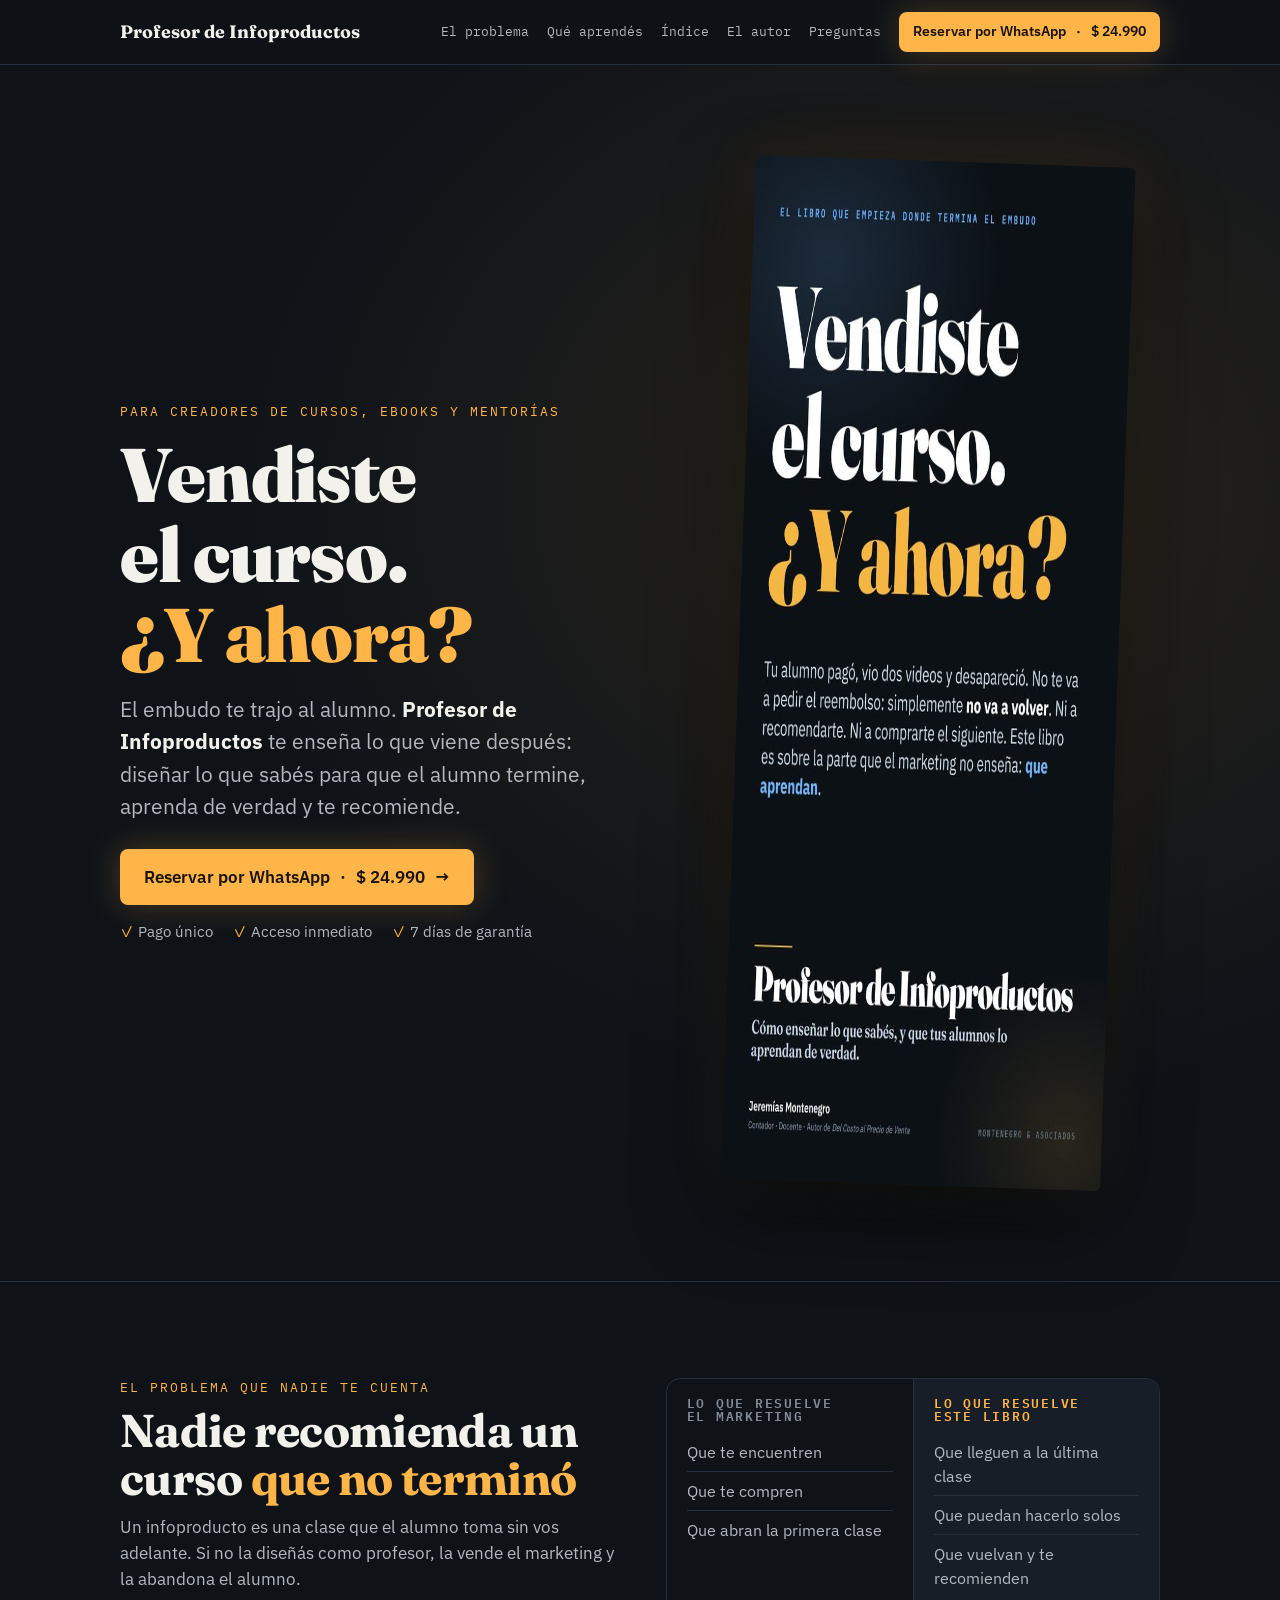
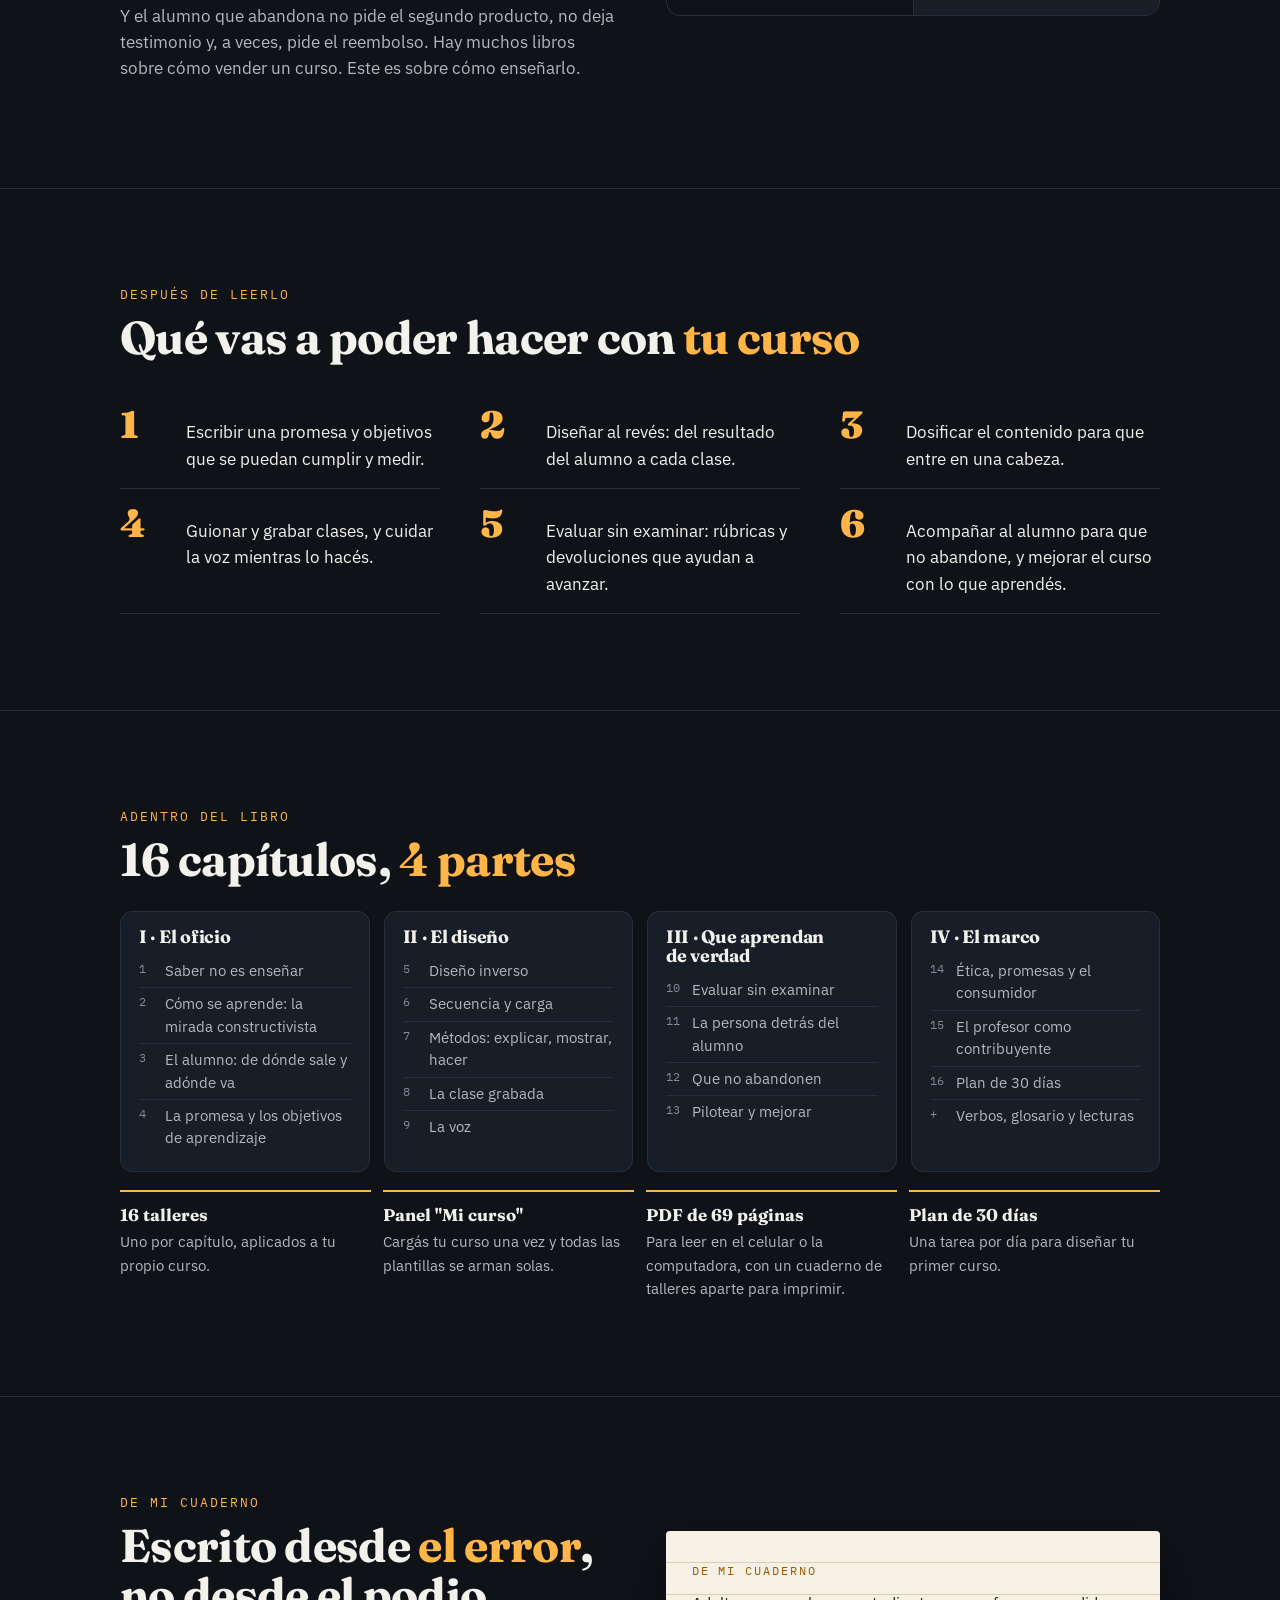
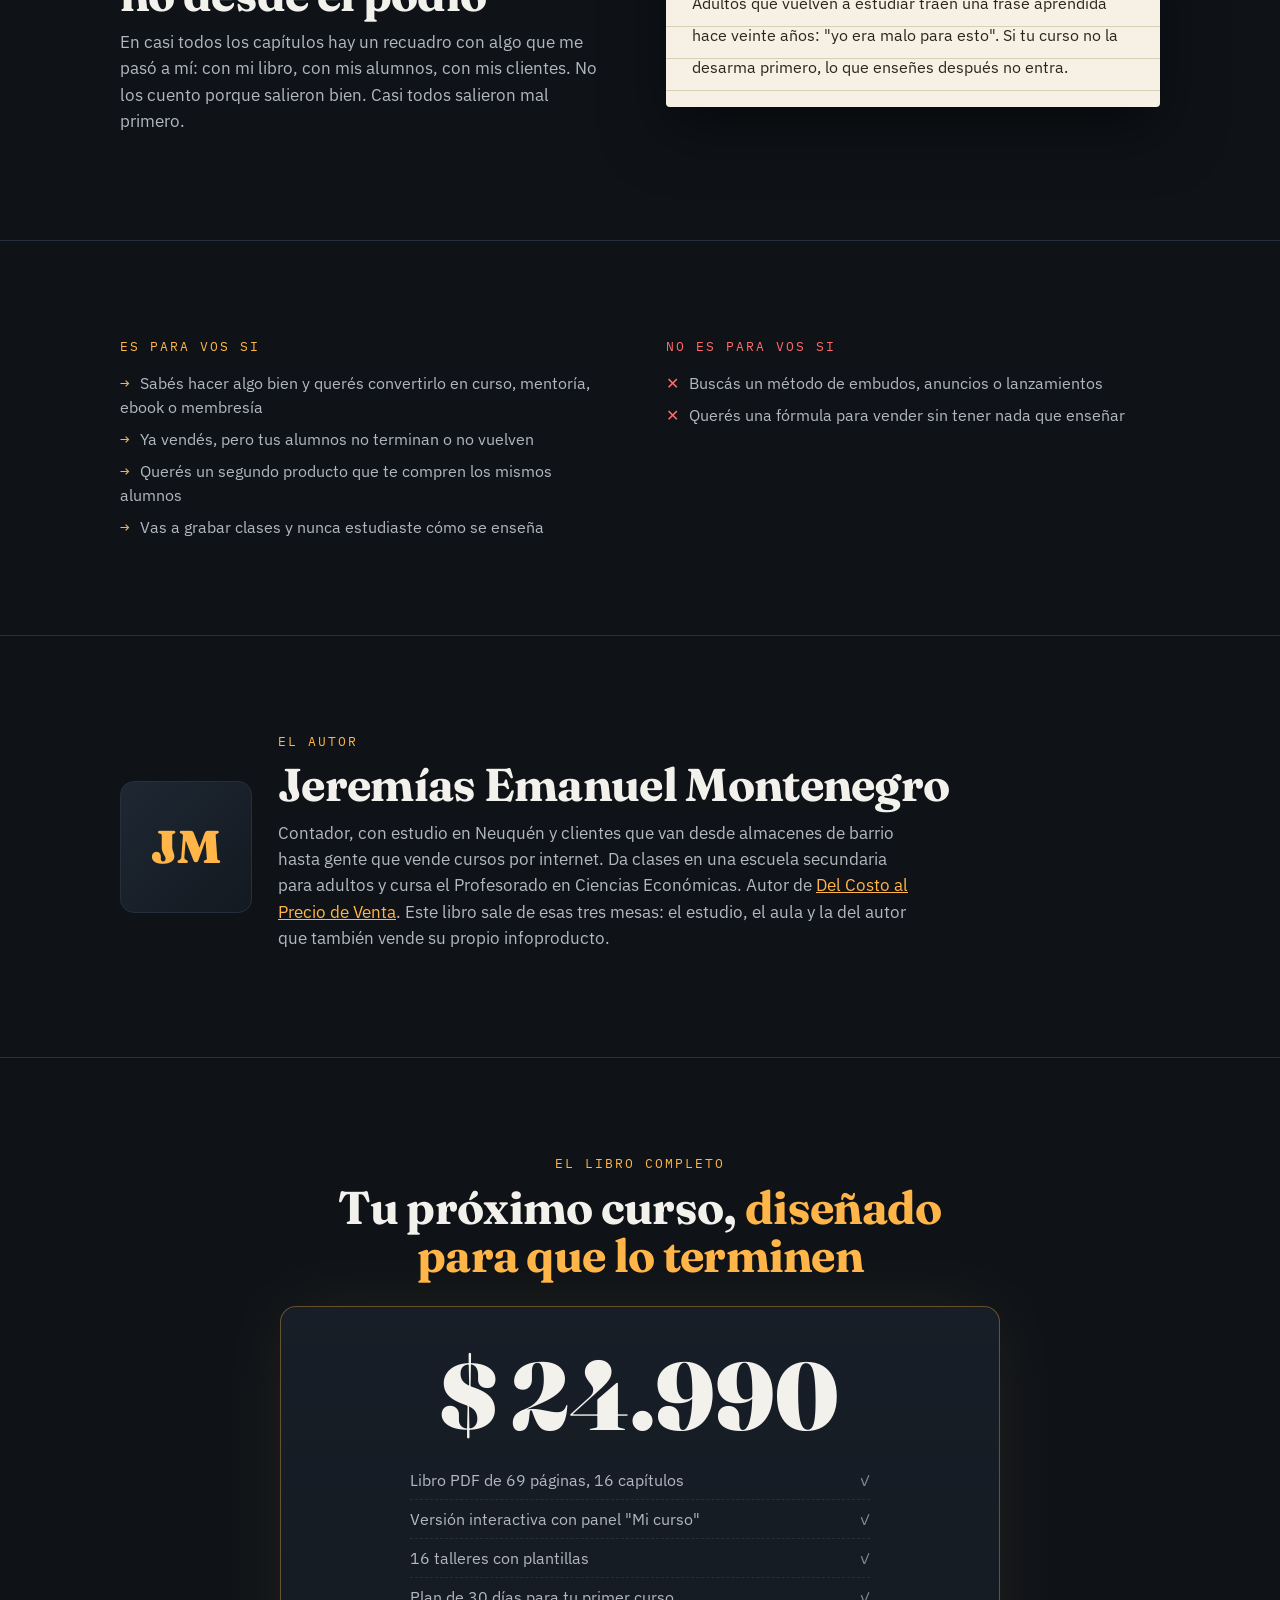
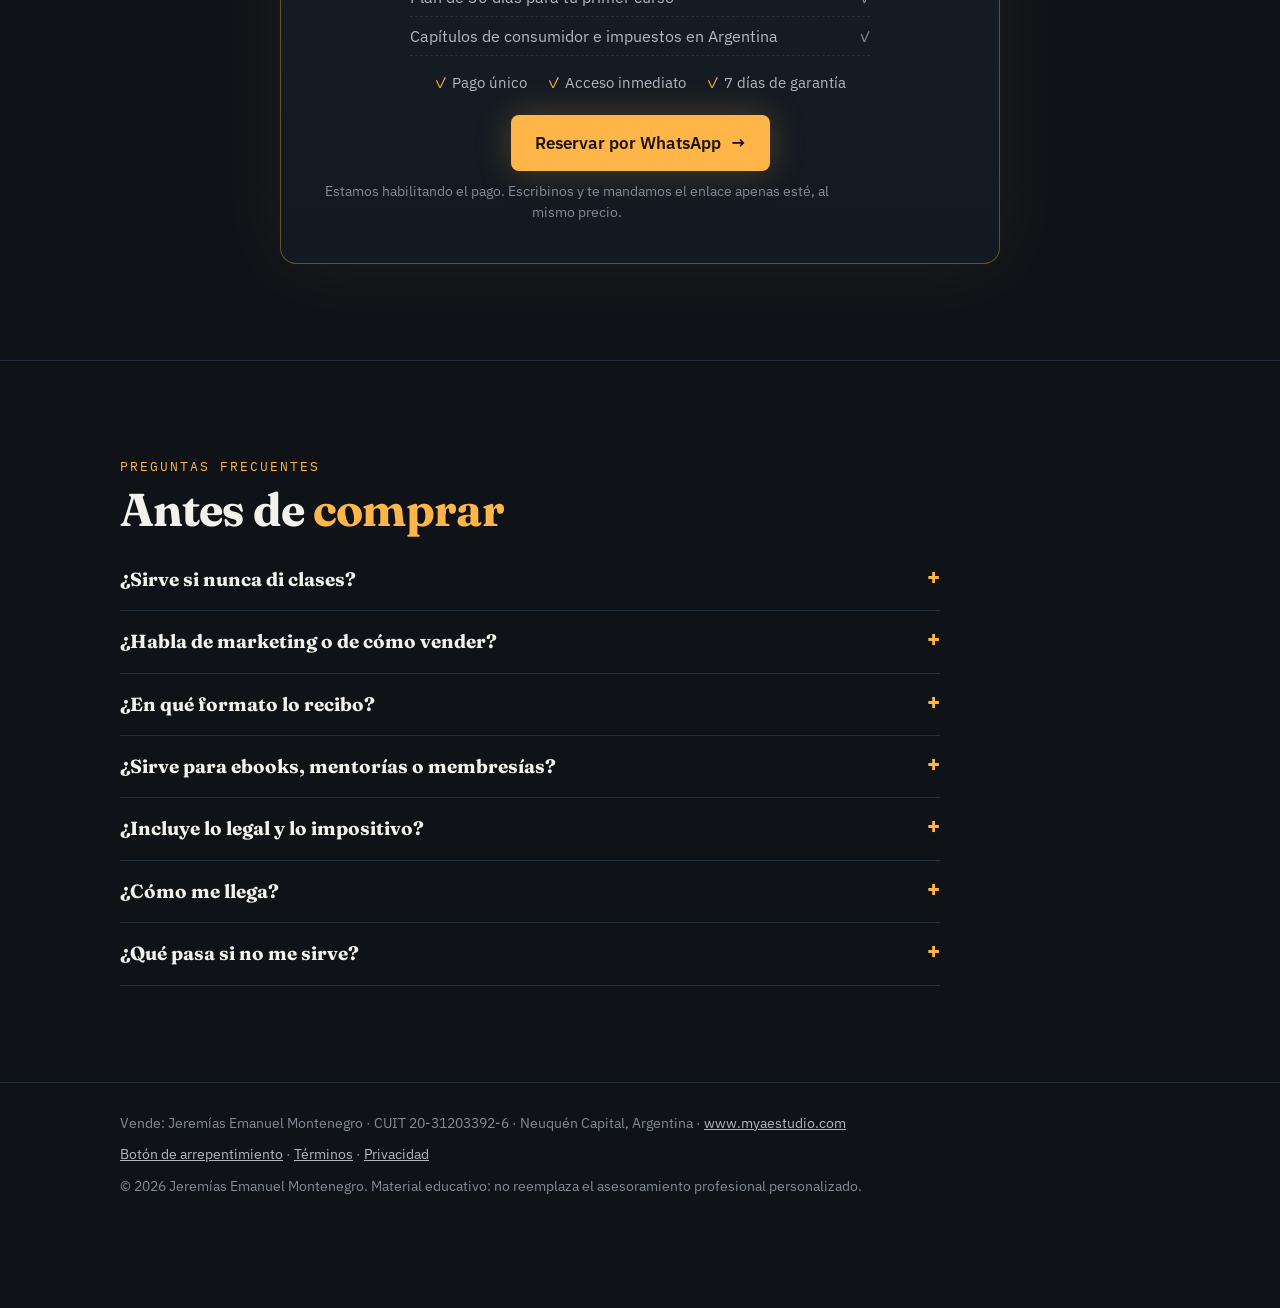
<file: profesor/index.html>
<!doctype html>
<html lang="es-AR">
<head>
<meta charset="utf-8">
<meta name="viewport" content="width=device-width, initial-scale=1">
<title>Profesor de Infoproductos · Que tus alumnos aprendan de verdad</title>
<meta name="description" content="Para creadores de cursos, ebooks y mentorías: cómo diseñar lo que enseñás para que el alumno termine, aprenda y te recomiende. 16 capítulos, 16 talleres y plan de 30 días.">
<meta property="og:type" content="book">
<meta property="og:title" content="Profesor de Infoproductos · Vendiste el curso. ¿Y ahora?">
<meta property="og:description" content="Nadie recomienda un curso que no terminó. El libro para diseñar infoproductos que se aprenden de verdad.">
<meta property="og:image" content="https://jeremont20007-boop.github.io/del-costo-al-precio-de-venta/profesor/og.jpg">
<meta property="og:image:width" content="1200">
<meta property="og:image:height" content="1200">
<meta property="og:url" content="https://jeremont20007-boop.github.io/del-costo-al-precio-de-venta/profesor/">
<link rel="canonical" href="https://jeremont20007-boop.github.io/del-costo-al-precio-de-venta/profesor/">
<meta property="og:locale" content="es_AR">
<meta name="twitter:card" content="summary_large_image">
<meta name="theme-color" content="#0F1318">
<link rel="icon" href="data:image/svg+xml,%3Csvg xmlns='http://www.w3.org/2000/svg' viewBox='0 0 64 64'%3E%3Crect width='64' height='64' rx='12' fill='%230F1318'/%3E%3Ctext x='32' y='44' font-family='Georgia' font-size='36' font-weight='700' fill='%23FFB547' text-anchor='middle'%3E%3F%3C/text%3E%3C/svg%3E">
<link rel="preconnect" href="https://fonts.googleapis.com"><link rel="preconnect" href="https://fonts.gstatic.com" crossorigin>
<link rel="stylesheet" href="https://fonts.googleapis.com/css2?family=Fraunces:opsz,wght@9..144,700;9..144,900&family=IBM+Plex+Sans:wght@400;500;600&family=IBM+Plex+Mono:wght@400;600&display=swap">
<script type="application/ld+json">{"@context":"https://schema.org","@type":"Book","name":"Profesor de Infoproductos","author":{"@type":"Person","name":"Jeremías Emanuel Montenegro"},"inLanguage":"es-AR","bookFormat":"https://schema.org/EBook","offers":{"@type":"Offer","price":"24990","priceCurrency":"ARS","availability":"https://schema.org/InStock"}}</script>
<script>
/* ============ CONFIGURACIÓN DE ESTA PÁGINA ============
   Cambiar acá precio, checkout o contacto; después commit + push. */
window.CONFIG = {
  precioPesos: "24.990",
  precioPesosTachado: "",      // "antes": solo si existió de verdad; vacío = no se muestra
  diasGarantia: "7",
  checkoutUrl: "",             // enlace de pago de Hotmart (o Impultienda); vacío = los botones piden aviso por WhatsApp
  leadWhatsApp: "5492995285513",
  metaPixelId: "1944695516199310"
};
</script>
<style>
:root{--bg:#0F1318;--bg2:#131920;--card:#171E27;--line:#26303C;--ink:#F3F1EC;--ink2:#B3B8C0;--ink3:#838B96;--amb:#FFB547;--piz:#8DB3E2;--coral:#FF6B6B;
  --f:"Fraunces",Georgia,serif;--s:"IBM Plex Sans",system-ui,-apple-system,"Segoe UI",sans-serif;--m:"IBM Plex Mono",Consolas,monospace}
*{box-sizing:border-box}
html{scroll-behavior:smooth}
@media (prefers-reduced-motion:reduce){html{scroll-behavior:auto}*{animation:none!important;transition:none!important}}
body{margin:0;background:var(--bg);color:var(--ink);font-family:var(--s);font-size:17px;line-height:1.55;-webkit-font-smoothing:antialiased}
a{color:var(--amb)}
:focus-visible{outline:2px solid var(--piz);outline-offset:3px;border-radius:4px}
.wrap{max-width:1120px;margin:0 auto;padding-inline:clamp(16px,4vw,40px)}
h1,h2,h3{font-family:var(--f);font-weight:700;line-height:1.05;margin:0;text-wrap:balance;letter-spacing:-.015em}
h1{font-size:clamp(40px,6.4vw,76px);font-weight:900}
h1 em,h2 em{font-style:normal;color:var(--amb)}
h2{font-size:clamp(30px,4vw,46px)}
h3{font-size:20px}
p{margin:10px 0;max-width:64ch}
.eyebrow{font-family:var(--m);font-size:12.5px;letter-spacing:.16em;text-transform:uppercase;color:var(--amb)}
.muted{color:var(--ink2)}
section{padding-block:clamp(56px,8vw,96px);border-top:1px solid var(--line)}
header.nav{position:sticky;top:0;z-index:20;background:rgba(15,19,24,.9);backdrop-filter:blur(10px);border-bottom:1px solid var(--line)}
header.nav .wrap{display:flex;align-items:center;gap:18px;padding-block:12px}
.brand{font-family:var(--f);font-weight:700;font-size:18px;color:var(--ink);text-decoration:none;white-space:nowrap}
nav.links{display:flex;gap:18px;margin-left:auto;font-family:var(--m);font-size:13px}
nav.links a{color:var(--ink2);text-decoration:none}
nav.links a:hover{color:var(--amb)}
.btn{white-space:nowrap;display:inline-flex;align-items:center;justify-content:center;gap:10px;background:var(--amb);color:#1A1204;font-weight:600;font-size:17px;border:0;border-radius:8px;padding:15px 24px;text-decoration:none;cursor:pointer;box-shadow:0 0 34px rgba(255,181,71,.25);transition:transform .15s,box-shadow .15s,background .15s}
.btn:hover{background:#FFC874;transform:translateY(-1px);box-shadow:0 0 44px rgba(255,181,71,.4)}
.btn.sm{font-size:14px;padding:9px 14px}
.hero{border-top:0;background:radial-gradient(ellipse at 75% 35%,rgba(255,181,71,.10) 0,rgba(255,181,71,0) 55%)}
.hero .grid{display:grid;grid-template-columns:minmax(0,1.1fr) minmax(0,1fr);gap:clamp(24px,5vw,64px);align-items:center}
.hero .sub{font-size:clamp(18px,2vw,21px);color:var(--ink2);margin:18px 0 26px;max-width:42ch}
.tapa{display:block;width:min(100%,380px);margin-inline:auto;border-radius:6px;box-shadow:0 30px 80px rgba(0,0,0,.6),0 0 60px rgba(255,181,71,.10);transform:rotate(2deg)}
.precio-linea{display:flex;flex-wrap:wrap;align-items:center;gap:14px}
.tachado{font-family:var(--m);color:var(--coral);text-decoration:line-through}
.garantias{display:flex;flex-wrap:wrap;gap:8px 20px;margin-top:16px;font-size:14.5px;color:var(--ink2)}
.garantias>span::before{content:"✓ ";color:var(--amb)}
.nota{font-size:13.5px;color:var(--ink3);margin-top:10px}
.dos{display:grid;grid-template-columns:repeat(auto-fit,minmax(300px,1fr));gap:clamp(24px,4vw,56px);align-items:start}
.vs{display:grid;grid-template-columns:1fr 1fr;border:1px solid var(--line);border-radius:14px;overflow:hidden}
.vs div{padding:18px 20px}
.vs div+div{background:var(--card);border-left:1px solid var(--line)}
.vs h3{font-family:var(--m);font-weight:600;font-size:12.5px;letter-spacing:.14em;text-transform:uppercase;color:var(--ink3);margin-bottom:10px}
.vs div+div h3{color:var(--amb)}
.vs ul{list-style:none;margin:0;padding:0;font-size:15.5px;color:var(--ink2)}
.vs li{padding:7px 0;border-bottom:1px solid var(--line)}
.vs li:last-child{border-bottom:0}
.seis{display:grid;grid-template-columns:repeat(auto-fit,minmax(280px,1fr));gap:0 40px;margin-top:28px}
.seis div{display:grid;grid-template-columns:54px 1fr;gap:12px;align-items:baseline;padding:16px 0;border-bottom:1px solid var(--line)}
.seis b{font-family:var(--f);font-weight:900;font-size:38px;color:var(--amb);line-height:1}
.partes{display:grid;grid-template-columns:repeat(auto-fit,minmax(240px,1fr));gap:14px;margin-top:26px}
.parte{background:var(--card);border:1px solid var(--line);border-radius:12px;padding:16px 18px}
.parte h3{font-size:18px;margin-bottom:8px}
.parte ol{list-style:none;margin:0;padding:0;font-size:14.5px;color:var(--ink2)}
.parte li{display:grid;grid-template-columns:26px 1fr;padding:5px 0;border-bottom:1px solid var(--line)}
.parte li:last-child{border-bottom:0}
.parte li span{font-family:var(--m);font-size:12px;color:var(--ink3)}
.incluye{display:grid;grid-template-columns:repeat(auto-fit,minmax(220px,1fr));gap:12px;margin-top:18px}
.incluye div{border-top:2px solid var(--amb);padding-top:10px;font-size:15px;color:var(--ink2)}
.incluye b{display:block;color:var(--ink);font-family:var(--f);font-size:17px;margin-bottom:2px}
.cuaderno{background:#F6F1E4;color:#2A2618;border-radius:4px;padding:24px 26px;max-width:520px;box-shadow:0 22px 60px rgba(0,0,0,.5);background-image:repeating-linear-gradient(transparent 0 31px,#D9CFB4 31px 32px);line-height:32px;font-size:16px}
.cuaderno .t{font-family:var(--m);font-size:12px;letter-spacing:.16em;text-transform:uppercase;color:#9A5B00}
.cuaderno p{margin:0}
.lista{list-style:none;padding:0;margin:14px 0 0;display:grid;gap:8px;color:var(--ink2);font-size:15.5px}
.lista li::before{content:"→ ";color:var(--amb);font-family:var(--m)}
.lista.no li::before{content:"✕ ";color:var(--coral)}
.autor{display:grid;grid-template-columns:auto minmax(0,1fr);gap:26px;align-items:center}
.mono-foto{width:132px;height:132px;border-radius:14px;background:linear-gradient(135deg,#1E2733,#131920);border:1px solid var(--line);display:grid;place-items:center;font-family:var(--f);font-weight:900;font-size:46px;color:var(--amb)}
.oferta{background:linear-gradient(180deg,#171E27,#131920);border:1px solid rgba(255,181,71,.35);border-radius:16px;padding:clamp(22px,4vw,40px);max-width:720px;margin:26px auto 0;text-align:center;box-shadow:0 0 80px rgba(255,181,71,.07)}
.oferta .precio{font-family:var(--f);font-weight:900;font-size:clamp(56px,10vw,96px);line-height:1}
.oferta .garantias{justify-content:center}
.valor{list-style:none;padding:0;margin:18px auto 0;max-width:460px;text-align:left;font-size:15.5px}
.valor li{display:flex;justify-content:space-between;gap:12px;padding:7px 0;border-bottom:1px dashed var(--line);color:var(--ink2)}
.valor li b{font-family:var(--m);font-weight:400;color:var(--ink3)}
details{border-bottom:1px solid var(--line);padding:16px 0;max-width:820px}
summary{cursor:pointer;font-family:var(--f);font-weight:700;font-size:19px;list-style:none;display:flex;justify-content:space-between;gap:16px}
summary::-webkit-details-marker{display:none}
summary::after{content:"+";font-family:var(--m);color:var(--amb);font-size:22px;line-height:1}
details[open] summary::after{content:"–"}
details p{color:var(--ink2);margin:10px 0 0}
footer{border-top:1px solid var(--line);padding-block:30px 110px;color:var(--ink3);font-size:14px}
footer .wrap{display:flex;flex-wrap:wrap;gap:10px 26px;justify-content:space-between}
footer a{color:var(--ink2)}
.barra{position:fixed;left:0;right:0;bottom:0;z-index:30;display:none;align-items:center;justify-content:space-between;gap:12px;background:rgba(15,19,24,.96);border-top:1px solid var(--line);padding:10px 16px calc(10px + env(safe-area-inset-bottom,0px))}
.barra .p{font-family:var(--f);font-weight:900;font-size:24px}
@media (max-width:1000px){nav.links{display:none}header.nav .btn{margin-left:auto}}
@media (max-width:860px){.hero .grid{grid-template-columns:1fr}.barra{display:flex}header.nav .btn{display:none}.autor{grid-template-columns:1fr}}
@media (max-width:520px){.vs{grid-template-columns:1fr}.vs div+div{border-left:0;border-top:1px solid var(--line)}}
</style>
</head>
<body>

<header class="nav"><div class="wrap">
  <a class="brand" href="#top">Profesor de Infoproductos</a>
  <nav class="links" aria-label="Secciones"><a href="#problema">El problema</a><a href="#aprender">Qué aprendés</a><a href="#indice">Índice</a><a href="#autor">El autor</a><a href="#faq">Preguntas</a></nav>
  <a class="btn sm" data-buy href="#comprar"><span data-cta>Comprar</span> · <span data-precio>$ 24.990</span></a>
</div></header>

<main id="top">
<section class="hero"><div class="wrap grid">
  <div>
    <div class="eyebrow">Para creadores de cursos, ebooks y mentorías</div>
    <h1 style="margin-top:14px">Vendiste el curso. <em>¿Y ahora?</em></h1>
    <p class="sub">El embudo te trajo al alumno. <b style="color:var(--ink)">Profesor de Infoproductos</b> te enseña lo que viene después: diseñar lo que sabés para que el alumno termine, aprenda de verdad y te recomiende.</p>
    <div class="precio-linea">
      <a class="btn" data-buy href="#comprar"><span data-cta>Quiero el libro</span> · <span data-precio>$ 24.990</span> →</a>
      <span class="muted" data-antes hidden>Antes <span class="tachado" data-tachado></span></span>
    </div>
    <div class="garantias"><span>Pago único</span><span>Acceso inmediato</span><span><span data-garantia>7</span> días de garantía</span></div>
  </div>
  <img class="tapa" src="tapa.jpg" width="640" height="1024" alt="Tapa del libro Profesor de Infoproductos: Vendiste el curso. ¿Y ahora?">
</div></section>

<section id="problema"><div class="wrap dos">
  <div>
    <div class="eyebrow">El problema que nadie te cuenta</div>
    <h2 style="margin-top:10px">Nadie recomienda un curso <em>que no terminó</em></h2>
    <p class="muted">Un infoproducto es una clase que el alumno toma sin vos adelante. Si no la diseñás como profesor, la vende el marketing y la abandona el alumno.</p>
    <p class="muted">Y el alumno que abandona no pide el segundo producto, no deja testimonio y, a veces, pide el reembolso. Hay muchos libros sobre cómo vender un curso. Este es sobre cómo enseñarlo.</p>
  </div>
  <div class="vs" role="table" aria-label="Diferencia entre vender y enseñar">
    <div><h3>Lo que resuelve el marketing</h3><ul><li>Que te encuentren</li><li>Que te compren</li><li>Que abran la primera clase</li></ul></div>
    <div><h3>Lo que resuelve este libro</h3><ul><li>Que lleguen a la última clase</li><li>Que puedan hacerlo solos</li><li>Que vuelvan y te recomienden</li></ul></div>
  </div>
</div></section>

<section id="aprender"><div class="wrap">
  <div class="eyebrow">Después de leerlo</div>
  <h2 style="margin-top:10px">Qué vas a poder hacer con <em>tu curso</em></h2>
  <div class="seis">
    <div><b>1</b><span>Escribir una promesa y objetivos que se puedan cumplir y medir.</span></div>
    <div><b>2</b><span>Diseñar al revés: del resultado del alumno a cada clase.</span></div>
    <div><b>3</b><span>Dosificar el contenido para que entre en una cabeza.</span></div>
    <div><b>4</b><span>Guionar y grabar clases, y cuidar la voz mientras lo hacés.</span></div>
    <div><b>5</b><span>Evaluar sin examinar: rúbricas y devoluciones que ayudan a avanzar.</span></div>
    <div><b>6</b><span>Acompañar al alumno para que no abandone, y mejorar el curso con lo que aprendés.</span></div>
  </div>
</div></section>

<section id="indice"><div class="wrap">
  <div class="eyebrow">Adentro del libro</div>
  <h2 style="margin-top:10px">16 capítulos, <em>4 partes</em></h2>
  <div class="partes">
    <div class="parte"><h3>I · El oficio</h3><ol><li><span>1</span>Saber no es enseñar</li><li><span>2</span>Cómo se aprende: la mirada constructivista</li><li><span>3</span>El alumno: de dónde sale y adónde va</li><li><span>4</span>La promesa y los objetivos de aprendizaje</li></ol></div>
    <div class="parte"><h3>II · El diseño</h3><ol><li><span>5</span>Diseño inverso</li><li><span>6</span>Secuencia y carga</li><li><span>7</span>Métodos: explicar, mostrar, hacer</li><li><span>8</span>La clase grabada</li><li><span>9</span>La voz</li></ol></div>
    <div class="parte"><h3>III · Que aprendan de verdad</h3><ol><li><span>10</span>Evaluar sin examinar</li><li><span>11</span>La persona detrás del alumno</li><li><span>12</span>Que no abandonen</li><li><span>13</span>Pilotear y mejorar</li></ol></div>
    <div class="parte"><h3>IV · El marco</h3><ol><li><span>14</span>Ética, promesas y el consumidor</li><li><span>15</span>El profesor como contribuyente</li><li><span>16</span>Plan de 30 días</li><li><span>+</span>Verbos, glosario y lecturas</li></ol></div>
  </div>
  <div class="incluye">
    <div><b>16 talleres</b>Uno por capítulo, aplicados a tu propio curso.</div>
    <div><b>Panel "Mi curso"</b>Cargás tu curso una vez y todas las plantillas se arman solas.</div>
    <div><b>PDF de 69 páginas</b>Para leer en el celular o la computadora, con un cuaderno de talleres aparte para imprimir.</div>
    <div><b>Plan de 30 días</b>Una tarea por día para diseñar tu primer curso.</div>
  </div>
</div></section>

<section id="cuaderno"><div class="wrap dos" style="align-items:center">
  <div>
    <div class="eyebrow">De mi cuaderno</div>
    <h2 style="margin-top:10px">Escrito desde <em>el error</em>, no desde el podio</h2>
    <p class="muted">En casi todos los capítulos hay un recuadro con algo que me pasó a mí: con mi libro, con mis alumnos, con mis clientes. No los cuento porque salieron bien. Casi todos salieron mal primero.</p>
  </div>
  <div class="cuaderno" role="img" aria-label="Recuadro De mi cuaderno">
    <div class="t">De mi cuaderno</div>
    <p>Adultos que vuelven a estudiar traen una frase aprendida hace veinte años: "yo era malo para esto". Si tu curso no la desarma primero, lo que enseñes después no entra.</p>
  </div>
</div></section>

<section id="para-quien"><div class="wrap dos">
  <div>
    <div class="eyebrow">Es para vos si</div>
    <ul class="lista"><li>Sabés hacer algo bien y querés convertirlo en curso, mentoría, ebook o membresía</li><li>Ya vendés, pero tus alumnos no terminan o no vuelven</li><li>Querés un segundo producto que te compren los mismos alumnos</li><li>Vas a grabar clases y nunca estudiaste cómo se enseña</li></ul>
  </div>
  <div>
    <div class="eyebrow" style="color:var(--coral)">No es para vos si</div>
    <ul class="lista no"><li>Buscás un método de embudos, anuncios o lanzamientos</li><li>Querés una fórmula para vender sin tener nada que enseñar</li></ul>
  </div>
</div></section>

<section id="autor"><div class="wrap autor">
  <div class="mono-foto" aria-hidden="true">JM</div>
  <div>
    <div class="eyebrow">El autor</div>
    <h2 style="margin-top:10px">Jeremías Emanuel Montenegro</h2>
    <p class="muted">Contador, con estudio en Neuquén y clientes que van desde almacenes de barrio hasta gente que vende cursos por internet. Da clases en una escuela secundaria para adultos y cursa el Profesorado en Ciencias Económicas. Autor de <a href="../">Del Costo al Precio de Venta</a>. Este libro sale de esas tres mesas: el estudio, el aula y la del autor que también vende su propio infoproducto.</p>
  </div>
</div></section>

<section id="comprar"><div class="wrap">
  <div style="text-align:center"><div class="eyebrow">El libro completo</div><h2 style="margin-top:10px">Tu próximo curso, <em>diseñado para que lo terminen</em></h2></div>
  <div class="oferta">
    <div class="muted" data-antes hidden>Antes <span class="tachado" data-tachado></span></div>
    <div class="precio"><span data-precio>$ 24.990</span></div>
    <ul class="valor"><li>Libro PDF de 69 páginas, 16 capítulos <b>✓</b></li><li>Versión interactiva con panel "Mi curso" <b>✓</b></li><li>16 talleres con plantillas <b>✓</b></li><li>Plan de 30 días para tu primer curso <b>✓</b></li><li>Capítulos de consumidor e impuestos en Argentina <b>✓</b></li></ul>
    <div class="garantias"><span>Pago único</span><span>Acceso inmediato</span><span><span data-garantia>7</span> días de garantía</span></div>
    <p style="margin-top:20px"><a class="btn" data-buy href="#" target="_blank" rel="noopener"><span data-cta>Comprar ahora</span> →</a></p>
    <p class="nota" style="margin-bottom:0" data-nota>Si en <span data-garantia>7</span> días no te sirve, te devolvemos el dinero. Precio final con impuestos incluidos.</p>
  </div>
</div></section>

<section id="faq"><div class="wrap">
  <div class="eyebrow">Preguntas frecuentes</div>
  <h2 style="margin-top:10px;margin-bottom:14px">Antes de <em>comprar</em></h2>
  <details><summary>¿Sirve si nunca di clases?</summary><p>Sí, está pensado para eso. Parte de lo que ya sabés hacer y te lleva paso a paso a diseñarlo como curso. Cada capítulo termina en un taller que aplicás a tu propio curso.</p></details>
  <details><summary>¿Habla de marketing o de cómo vender?</summary><p>No, a propósito. Hay mucho escrito sobre embudos y lanzamientos. Este libro se ocupa de lo que pasa después de la venta: que el alumno aprenda.</p></details>
  <details><summary>¿En qué formato lo recibo?</summary><p>Un PDF de 69 páginas, de uso personal (no se imprime ni se copia), el <b>cuaderno de talleres</b> en un PDF aparte que sí se imprime, para completarlos a mano o usarlos con tus alumnos, y una versión interactiva que abre en cualquier navegador, sin instalar nada. En la interactiva cargás tu curso una vez y las plantillas de los 16 talleres se completan con tus datos, que quedan guardados solo en tu dispositivo.</p></details>
  <details><summary>¿Sirve para ebooks, mentorías o membresías?</summary><p>Sí. Los principios son los mismos para cualquier formato en el que alguien aprende de vos sin tenerte adelante todo el tiempo.</p></details>
  <details><summary>¿Incluye lo legal y lo impositivo?</summary><p>Sí, para Argentina: qué podés prometer y qué no frente a la ley de defensa del consumidor, y cómo se encuadra impositivamente quien vende cursos. Es orientación general, no reemplaza el asesoramiento de tu contador.</p></details>
  <details><summary>¿Cómo me llega?</summary><p>Apenas se acredita el pago te llega un mail con el acceso. Si no lo ves en unos minutos, revisá spam o escribinos por WhatsApp.</p></details>
  <details><summary>¿Qué pasa si no me sirve?</summary><p>Tenés <span data-garantia>7</span> días de garantía: pedís el reembolso desde la misma plataforma y se te devuelve el total.</p></details>
</div></section>
</main>

<footer><div class="wrap">
  <span>Vende: Jeremías Emanuel Montenegro · CUIT 20-31203392-6 · Neuquén Capital, Argentina · <a href="https://www.myaestudio.com" target="_blank" rel="noopener">www.myaestudio.com</a></span>
  <span><a href="../arrepentimiento.html">Botón de arrepentimiento</a> · <a href="../terminos.html">Términos</a> · <a href="../privacidad.html">Privacidad</a></span>
  <span>© 2026 Jeremías Emanuel Montenegro. Material educativo: no reemplaza el asesoramiento profesional personalizado.</span>
</div></footer>

<div class="barra" role="region" aria-label="Comprar"><div class="p" data-precio>$ 24.990</div><a class="btn sm" data-buy href="#" target="_blank" rel="noopener"><span data-cta>Comprar ahora</span> →</a></div>

<script>
(function(){
  const C = window.CONFIG, $$ = s => document.querySelectorAll(s);
  $$('[data-precio]').forEach(e => e.textContent = '$ ' + C.precioPesos);
  $$('[data-garantia]').forEach(e => e.textContent = C.diasGarantia);
  if (C.precioPesosTachado) { $$('[data-tachado]').forEach(e => e.textContent = '$ ' + C.precioPesosTachado); $$('[data-antes]').forEach(e => e.hidden = false); }
  // píxel de Meta (solo si hay ID)
  if (C.metaPixelId) { !function(f,b,e,v,n,t,s){if(f.fbq)return;n=f.fbq=function(){n.callMethod?n.callMethod.apply(n,arguments):n.queue.push(arguments)};if(!f._fbq)f._fbq=n;n.push=n;n.loaded=!0;n.version='2.0';n.queue=[];t=b.createElement(e);t.async=!0;t.src=v;s=b.getElementsByTagName(e)[0];s.parentNode.insertBefore(t,s)}(window,document,'script','https://connect.facebook.net/en_US/fbevents.js'); fbq('init', C.metaPixelId); fbq('track', 'PageView'); }
  const track = (ev, extra) => { try { if (window.fbq) fbq('track', ev, Object.assign({content_name: 'Profesor de Infoproductos', value: Number(C.precioPesos.replace(/\./g, '')), currency: 'ARS'}, extra || {})); } catch (e) {} };
  track('ViewContent');
  // UTM hacia el checkout; sin checkout, los botones piden aviso por WhatsApp
  const q = new URLSearchParams(location.search);
  let destino = '', ev = 'InitiateCheckout';
  if (C.checkoutUrl) { try { const u = new URL(C.checkoutUrl); ['utm_source','utm_medium','utm_campaign','utm_content','utm_term','sck','src'].forEach(k => { if (q.get(k)) u.searchParams.set(k, q.get(k)); }); destino = u.toString(); } catch (e) { destino = C.checkoutUrl; } }
  else if (C.leadWhatsApp) {
    destino = 'https://wa.me/' + C.leadWhatsApp + '?text=' + encodeURIComponent('Hola, quiero el libro Profesor de Infoproductos. Avisame cuando esté disponible.'); ev = 'Lead';
    $$('[data-cta]').forEach(e => e.textContent = 'Reservar por WhatsApp');
    $$('[data-nota]').forEach(e => e.textContent = 'Estamos habilitando el pago. Escribinos y te mandamos el enlace apenas esté, al mismo precio.');
  }
  $$('[data-buy]').forEach(a => {
    if (a.getAttribute('href') === '#comprar') { a.addEventListener('click', () => track('InitiateCheckout', {destino: 'seccion'})); return; }
    a.href = destino; a.addEventListener('click', () => track(ev));
  });
})();
</script>
</body>
</html>
</file>
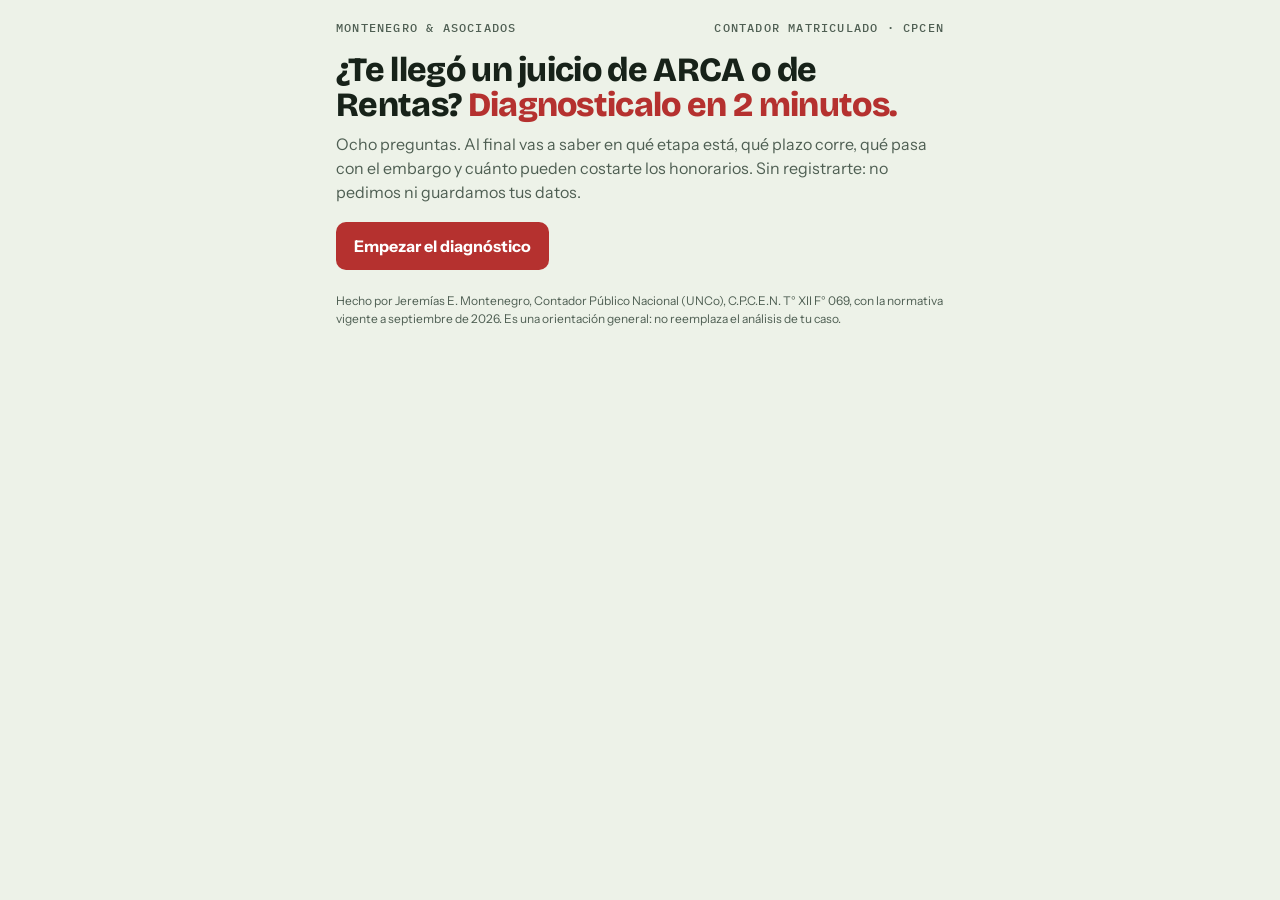
<file: juicios/diagnostico/index.html>
<!doctype html>
<html lang="es">
<head>
<meta charset="utf-8">
<meta name="viewport" content="width=device-width, initial-scale=1">
<title>Diagnóstico de tu juicio fiscal en 2 minutos</title>
<meta name="description" content="Ocho preguntas para saber qué hacer con un juicio de ARCA o un apremio de Rentas: plazos, embargo, honorarios y levantamiento. Hecho por un contador matriculado.">
<link href="https://fonts.googleapis.com/css2?family=Bricolage+Grotesque:opsz,wght@12..96,700;12..96,800&family=Instrument+Sans:wght@400;600&family=IBM+Plex+Mono:wght@500&display=swap" rel="stylesheet">
<style>
/* Quiz de diagnóstico — Juicios fiscales. Todo lo configurable está en CONFIG, al final. No guarda ni envía datos. */
:root{--ink:#172219;--paper:#EDF2E8;--stamp:#B5312F;--ochre:#B27612;--muted:#4F5F53;--line:#C6D3C0;--ok:#2E7D5B;--warn:#A8740A}
*{box-sizing:border-box}
body{margin:0;background:var(--paper);color:var(--ink);font:16px/1.5 "Instrument Sans",Arial,sans-serif}
.wrap{max-width:640px;margin:0 auto;padding:20px 16px 48px}
.top{display:flex;justify-content:space-between;align-items:center;font:500 12px "IBM Plex Mono",monospace;letter-spacing:.1em;text-transform:uppercase;color:var(--muted)}
h1{font:800 34px/1.02 "Bricolage Grotesque",sans-serif;margin:18px 0 10px;letter-spacing:-.02em}
h1 em{font-style:normal;color:var(--stamp)}
.lede{color:var(--muted);margin:0 0 18px}
.bar{height:6px;background:var(--line);border-radius:9px;overflow:hidden;margin:14px 0 18px}.bar i{display:block;height:100%;width:0;background:var(--stamp);transition:width .3s}
.q{font:700 22px/1.2 "Bricolage Grotesque",sans-serif;margin:0 0 6px}
.help{color:var(--muted);font-size:14px;margin:0 0 14px}
.opt{display:block;width:100%;text-align:left;background:#fff;border:1.5px solid var(--line);border-radius:10px;padding:13px 14px;margin:0 0 9px;font:600 15px "Instrument Sans",sans-serif;color:var(--ink);cursor:pointer}
.opt:hover,.opt:focus{border-color:var(--ink);outline:none}
.btn{display:inline-block;background:var(--stamp);color:#fff;border:0;border-radius:10px;padding:14px 18px;font:700 16px "Instrument Sans",sans-serif;text-decoration:none;cursor:pointer}
.btn.sec{background:var(--ink)}
.back{background:none;border:0;color:var(--muted);text-decoration:underline;cursor:pointer;padding:6px 0;font-size:14px}
.nivel{display:inline-block;font:700 12px "IBM Plex Mono",monospace;letter-spacing:.08em;text-transform:uppercase;padding:4px 10px;border-radius:99px;color:#fff}
.card{background:#fff;border:1px solid var(--line);border-left:4px solid var(--ochre);border-radius:8px;padding:12px 14px;margin:10px 0}
.card.crit{border-left-color:var(--stamp)} .card.ok{border-left-color:var(--ok)}
.card b{display:block;margin-bottom:3px}
.card small{color:var(--muted)}
.cta{background:var(--ink);color:var(--paper);border-radius:12px;padding:18px;margin:18px 0}
.cta h3{font:800 20px "Bricolage Grotesque",sans-serif;margin:0 0 6px}
.cta p{margin:0 0 12px;color:#C9D4C4}
.cta .btn{margin:4px 6px 4px 0}
.legal{font-size:12px;color:var(--muted);margin-top:22px}
.legal a{color:var(--muted)}
.hide{display:none}
</style>
</head>
<body>
<div class="wrap">
  <div class="top"><span>Montenegro &amp; Asociados</span><span>Contador matriculado · CPCEN</span></div>

  <section id="inicio">
    <h1>¿Te llegó un juicio de ARCA o de Rentas? <em>Diagnosticalo en 2 minutos.</em></h1>
    <p class="lede">Ocho preguntas. Al final vas a saber en qué etapa está, qué plazo corre, qué pasa con el embargo y cuánto pueden costarte los honorarios. Sin registrarte: no pedimos ni guardamos tus datos.</p>
    <button class="btn" onclick="empezar()">Empezar el diagnóstico</button>
    <p class="legal">Hecho por Jeremías E. Montenegro, Contador Público Nacional (UNCo), C.P.C.E.N. T° XII F° 069, con la normativa vigente a septiembre de 2026. Es una orientación general: no reemplaza el análisis de tu caso.</p>
  </section>

  <section id="quiz" class="hide">
    <div class="bar"><i id="prog"></i></div>
    <p class="q" id="qt"></p>
    <p class="help" id="qh"></p>
    <div id="ops"></div>
    <button class="back" onclick="atras()">← Volver</button>
  </section>

  <section id="resultado" class="hide">
    <span class="nivel" id="nivel"></span>
    <h1 id="rt" style="font-size:28px"></h1>
    <p class="lede" id="rl"></p>
    <div id="hallazgos"></div>
    <div class="cta">
      <h3>El paso a paso completo, con los modelos para presentar</h3>
      <p id="ctaLibro">El libro <b>Juicios fiscales · de la boleta al archivo</b> explica cada etapa con casos reales, los plazos, cómo pagar sin que el juicio siga y cómo pedir que te levanten el embargo. Con enlaces a cada norma oficial.</p>
      <a class="btn" id="btnLibro" href="#">Quiero el libro</a>
      <a class="btn sec" id="btnWa" href="#" target="_blank" rel="noopener">Que lo revise un contador</a>
    </div>
    <button class="back" onclick="location.reload()">Hacer el diagnóstico de nuevo</button>
    <p class="legal">Orientación general basada en la Ley 11.683 (arts. 37, 52, 92 y 98), la Disposición AFIP 276/2008, las Disposiciones 194/2021 y 120/2025, la RG 5711/2025 y el Código Fiscal de Neuquén. Las normas cambian: el libro trae el enlace a cada una. Esta página no guarda tus respuestas. <a href="../privacidad.html">Privacidad</a> · <a href="../terminos.html">Términos</a></p>
  </section>
</div>

<script>
const CONFIG = {
  libroUrl: "../",         // página de venta del libro (desde ahí, al checkout)
  metaPixelId: "",         // píxel "Juicios fiscales" (crearlo en Meta y pegar el ID)
  whatsapp: "5492995285513",
  utm: location.search || ""
};

if (CONFIG.metaPixelId) { !function(f,b,e,v,n,t,s){if(f.fbq)return;n=f.fbq=function(){n.callMethod?n.callMethod.apply(n,arguments):n.queue.push(arguments)};if(!f._fbq)f._fbq=n;n.push=n;n.loaded=!0;n.version='2.0';n.queue=[];t=b.createElement(e);t.async=!0;t.src=v;s=b.getElementsByTagName(e)[0];s.parentNode.insertBefore(t,s)}(window,document,'script','https://connect.facebook.net/en_US/fbevents.js'); fbq('init', CONFIG.metaPixelId); fbq('track', 'PageView'); }

const P = [
  {k:"org", t:"¿Quién te reclama la deuda?", h:"Figura en la carta, en el mandamiento o en el resumen de tu banco.",
   o:[["arca","ARCA (ex AFIP)"],["nqn","Rentas de Neuquén"],["rn","Agencia de Recaudación de Río Negro"],["ns","No sé"]]},
  {k:"doc", t:"¿Qué te llegó?", h:"Elegí lo último que recibiste.",
   o:[["intim","Una intimación (en el Domicilio Fiscal Electrónico o una cédula de Rentas), todavía sin juicio"],["mand","Un mandamiento de intimación de pago: me notificaron un juicio"],["emb","Me embargaron la cuenta"],["sent","Una sentencia o 'cédula de notificación' del juzgado"],["hon","Me reclaman honorarios del abogado del fisco"],["ns","No sé qué es"]]},
  {k:"cuando", t:"¿Cuándo te notificaron el juicio (el mandamiento)?", h:"Contá días hábiles: sin sábados, domingos ni feriados.",
   o:[["menos5","Hace menos de 5 días hábiles"],["mas5","Hace más de 5 días hábiles"],["ns","No sé / no me notificaron un juicio"]]},
  {k:"pago", t:"¿Pagaste algo de esa deuda?", h:"",
   o:[["antes","Sí, antes de que empezara el juicio"],["despues","Sí, después de que empezó el juicio"],["noavise","Sí, pero no se lo avisé a nadie (o no sé si se imputó)"],["no","No pagué nada"]]},
  {k:"plan", t:"¿Esa deuda está en un plan de pagos?", h:"Mis Facilidades de ARCA o un plan de Rentas.",
   o:[["aldia","Sí, y estoy al día"],["atrasado","Sí, pero debo una o más cuotas"],["no","No"]]},
  {k:"medida", t:"¿Tenés alguna medida trabada?", h:"",
   o:[["emb","Cuentas embargadas"],["inh","Inhibición de bienes (no puedo vender el auto, una propiedad…)"],["ambas","Las dos"],["no","Ninguna"],["ns","No sé"]]},
  {k:"monto", t:"¿Cuánto te reclaman, más o menos?", h:"El monto de la demanda o de la boleta de deuda.",
   o:[["chico","Menos de $ 500.000"],["medio","Entre $ 500.000 y $ 3 millones"],["grande","Entre $ 3 y $ 10 millones"],["muy","Más de $ 10 millones"]]},
  {k:"contador", t:"¿Alguien está siguiendo el juicio por vos?", h:"",
   o:[["si","Sí, mi contador o un abogado"],["no","No, lo estoy viendo solo"]]}
];

let i = 0; const R = {};
function show(id){ for (const s of ["inicio","quiz","resultado"]) document.getElementById(s).classList.toggle("hide", s!==id); window.scrollTo(0,0); }
function empezar(){ i = 0; show("quiz"); render(); }
function render(){
  const p = P[i];
  document.getElementById("prog").style.width = (i / P.length * 100) + "%";
  document.getElementById("qt").textContent = `${i+1}/${P.length} · ${p.t}`;
  document.getElementById("qh").textContent = p.h;
  const box = document.getElementById("ops"); box.innerHTML = "";
  for (const [v, txt] of p.o){ const b = document.createElement("button"); b.className = "opt"; b.textContent = txt; b.onclick = () => { R[p.k] = v; i++; i < P.length ? render() : resultado(); }; box.appendChild(b); }
}
function atras(){ if (i > 0){ i--; render(); } else show("inicio"); }

function resultado(){
  const H = []; let nivel = 1; // 1 verde, 2 amarillo, 3 rojo
  const add = (tipo, titulo, texto) => { H.push({tipo, titulo, texto}); if (tipo === "crit") nivel = 3; else if (tipo === "warn" && nivel < 3) nivel = 2; };
  const arca = R.org === "arca", prov = R.org === "nqn" || R.org === "rn";

  if (R.doc === "intim") add("ok", "Todavía no hay juicio: es el momento más barato", "Si pagás o armás un plan antes de que se emita la boleta de deuda, no hay honorarios ni embargo. En Rentas, la cédula da 15 días hábiles.");
  if (R.cuando === "menos5" && arca) add("crit", "Estás dentro de la ventana de los 5 días", "Si cancelás la deuda u ofrecés en pago lo embargado antes de que venza el plazo para oponer excepciones, los honorarios del agente fiscal quedan en el mínimo legal (Ley 11.683, art. 98). Y, como regla, el embargo se traba recién 48 h después de ese plazo (Disp. ARCA 120/2025). Cada día cuenta.");
  if (R.cuando === "menos5" && !arca) add("crit", "Corre el plazo para defenderte", "El juicio admite pocas defensas y en plazos cortos. Si hay algo para plantear (pago, prescripción, error en la boleta), la consulta tiene que ser hoy.");
  if (R.pago === "noavise") add("warn", "Puede haber un pago que no se imputó", "Si el juicio empezó por un pago mal imputado o no comunicado, y es la primera vez, la ley exime de costas (Ley 11.683, art. 92; Disp. AFIP 276/2008). Pero hay que comunicarlo: el pago solo no cierra nada.");
  if (R.pago === "antes") add("warn", "Si pagaste antes de la demanda, hay que demostrarlo", "El pago total documentado anterior a la demanda es una de las defensas admitidas. Lo primero es comunicarlo con el comprobante para que den de baja la boleta.");
  if (R.pago === "despues") add("warn", "Pagar después de la demanda cierra el juicio, pero con costas", "Hay que comunicar el pago para que archiven, y después vienen los honorarios. Revisá en qué etapa estaba el juicio: define si el tope es el 4 % o el 8 %.");
  if (R.plan === "atrasado") add("crit", "El plan puede caer y el juicio volver", "En el régimen vigente, dos cuotas impagas a los 60 días del vencimiento de la segunda hacen caducar el plan: la deuda vuelve a ejecución con todo lo acumulado y el embargo que estaba frenado.");
  if (R.plan === "aldia") add("ok", "El plan te protege mientras lo pagues", "Falta pedir el archivo del juicio y pagar los honorarios. Y controlar cada cuota: una caída reactiva todo.");
  if (R.medida === "emb" || R.medida === "ambas") add("crit", "Cuenta embargada: el dinero retenido no cancela nada solo", arca ? "Podés pedir que los fondos embargados se transfieran para pagar, desde el Sistema de Cuentas Tributarias (\"Ofrecimiento de pago con embargos bancarios\"). Así frenás intereses y, si lo hacés a tiempo, los honorarios bajan." : "El embargo se levanta pagando el capital actualizado y las costas, y pidiéndolo al procurador. Pedí la liquidación por escrito.");
  if (R.medida === "inh" || R.medida === "ambas") add("warn", "La inhibición no se levanta sola (salvo a los 5 años)", "Aunque pagues todo, hay que pedir el levantamiento y controlarlo con un informe de dominio. Si no, dura cinco años desde que se anotó.");
  if (R.doc === "hon") add("warn", "Antes de pagar honorarios, revisá el porcentaje", arca ? "La escala de ARCA es 4 % por etapa: máximo 8 % sin excepciones, y 4 % si se pagó el total antes de los actos de ejecución posteriores a la sentencia (Disp. AFIP 276/2008). Se pagan solo con VEP." : "En Rentas los honorarios del procurador se negocian y suelen poder pagarse en cuotas. Pedí la liquidación por escrito con cada rubro.");
  if (prov) add("warn", "En los apremios provinciales, las costas pesan más que la deuda", "En deudas chicas, tasa de justicia, sellados y honorarios pueden multiplicar varias veces el capital. Negociá cuotas con el procurador y pagá todo con referencia al número de apremio.");
  if (R.org === "ns" || R.doc === "ns") add("warn", "Primero, saber exactamente qué hay", "Pedí el resumen de juicios vigentes (ARCA) o el informe integral de deuda (Rentas). Sin ese documento, cualquier pago puede quedar mal imputado.");
  if ((R.monto === "grande" || R.monto === "muy") && R.contador === "no") add("crit", "Con este monto, no lo encares solo", "Los honorarios del fisco se calculan sobre el monto de la boleta: con varios millones en juego, una decisión a tiempo vale mucho más que su costo.");
  if (!H.length) add("ok", "No aparecen urgencias con tus respuestas", "Igual, conviene tener el resumen de juicios actualizado y controlar el Domicilio Fiscal Electrónico cada semana.");

  const nv = {1:["Situación controlada","#2E7D5B"],2:["Atención: hay cosas para resolver","#A8740A"],3:["Urgente: actuá esta semana","#B5312F"]}[nivel];
  const el = document.getElementById("nivel"); el.textContent = nv[0]; el.style.background = nv[1];
  document.getElementById("rt").textContent = nivel === 3 ? "Tu juicio tiene un plazo o un riesgo que no puede esperar" : nivel === 2 ? "Tu juicio se puede cerrar, pero hay pasos que no son automáticos" : "Vas bien: estos son los próximos pasos";
  document.getElementById("rl").textContent = "Esto es lo que surge de tus respuestas, con la norma que lo respalda:";
  document.getElementById("hallazgos").innerHTML = H.map(h => `<div class="card ${h.tipo}"><b>${h.titulo}</b><small>${h.texto}</small></div>`).join("");

  const resumen = `Hola, hice el diagnóstico de juicio fiscal. Organismo: ${R.org}; me llegó: ${R.doc}; monto: ${R.monto}; medidas: ${R.medida}. Quiero que lo revise un contador.`;
  document.getElementById("btnWa").href = `https://wa.me/${CONFIG.whatsapp}?text=${encodeURIComponent(resumen)}`;
  const lib = document.getElementById("btnLibro");
  lib.href = CONFIG.libroUrl ? CONFIG.libroUrl + CONFIG.utm : `https://wa.me/${CONFIG.whatsapp}?text=${encodeURIComponent("Hola, quiero el libro Juicios fiscales.")}`;
  if (nivel === 3){ document.getElementById("btnWa").className = "btn"; lib.className = "btn sec"; }
  document.getElementById("prog").style.width = "100%";
  show("resultado");
  if (window.fbq) fbq("track", "Lead", {content_name: "quiz_juicios_" + nivel});
}
</script>
</body>
</html>
</file>
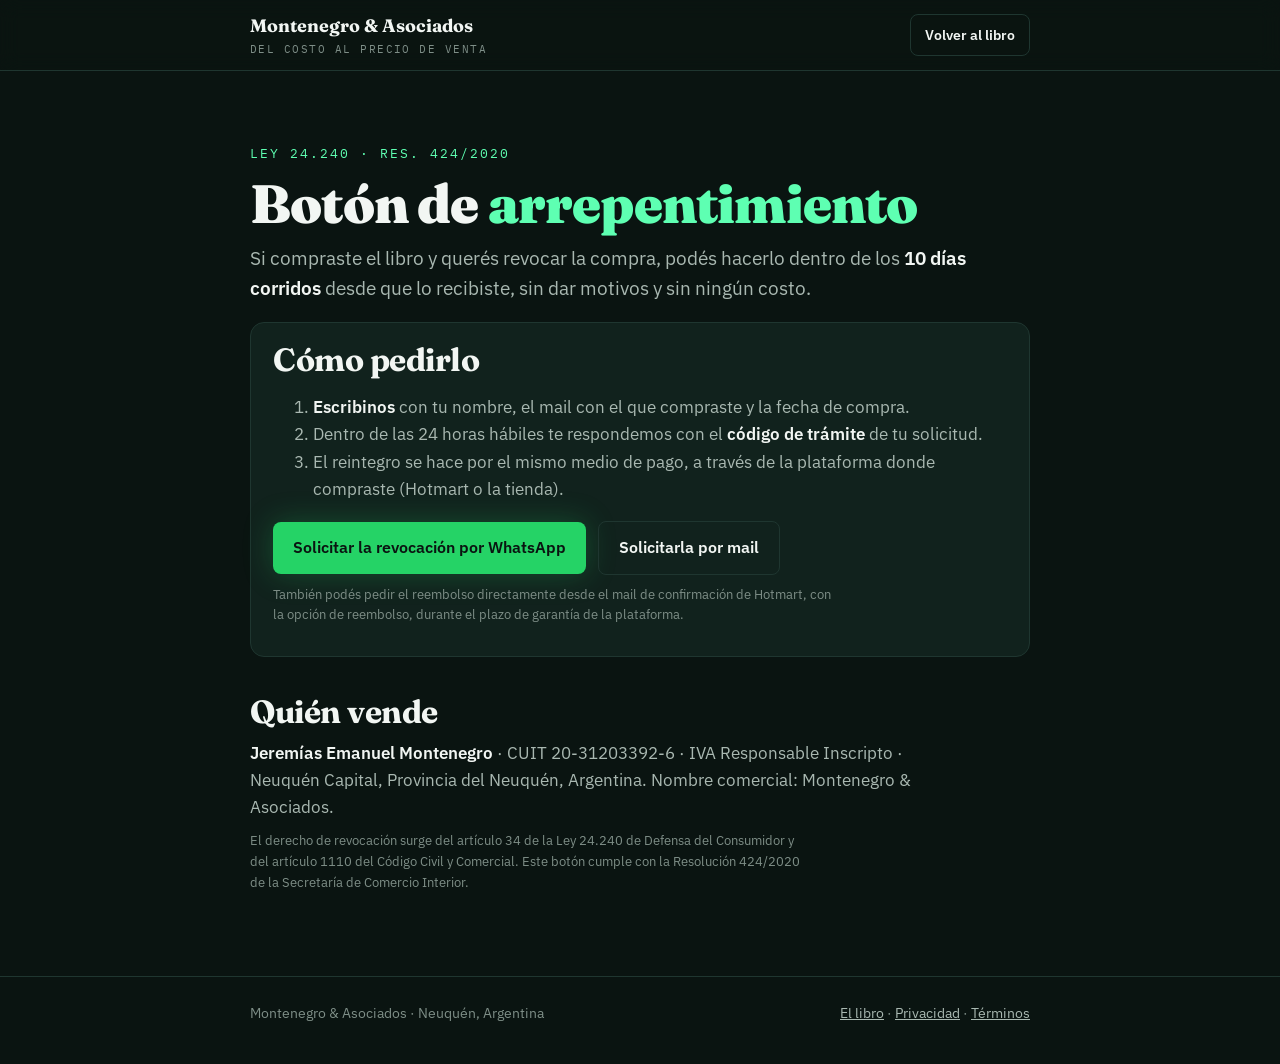
<file: arrepentimiento.html>
<!doctype html>
<html lang="es-AR">
<head>
<meta charset="utf-8">
<meta name="viewport" content="width=device-width, initial-scale=1">
<title>Botón de arrepentimiento · Del Costo al Precio de Venta</title>
<meta name="robots" content="noindex">
<meta name="theme-color" content="#0A1411">
<link rel="stylesheet" href="https://fonts.googleapis.com/css2?family=Fraunces:opsz,wght@9..144,700;9..144,900&family=IBM+Plex+Sans:wght@400;500;600&family=IBM+Plex+Mono:wght@400;600&display=swap">
<link rel="stylesheet" href="base.css">
</head>
<body>
<header class="nav"><div class="wrap">
  <a class="brand" href="./">Montenegro &amp; Asociados<small>Del Costo al Precio de Venta</small></a>
  <a class="btn sm ghost" href="./">Volver al libro</a>
</div></header>
<main><div class="wrap">
  <div class="eyebrow">Ley 24.240 · Res. 424/2020</div>
  <h1 style="margin-top:12px">Botón de <em>arrepentimiento</em></h1>
  <p style="font-size:19px">Si compraste el libro y querés revocar la compra, podés hacerlo dentro de los <b>10 días corridos</b> desde que lo recibiste, sin dar motivos y sin ningún costo.</p>

  <div class="card">
    <h2 style="margin-top:0">Cómo pedirlo</h2>
    <ol>
      <li><b>Escribinos</b> con tu nombre, el mail con el que compraste y la fecha de compra.</li>
      <li>Dentro de las 24 horas hábiles te respondemos con el <b>código de trámite</b> de tu solicitud.</li>
      <li>El reintegro se hace por el mismo medio de pago, a través de la plataforma donde compraste (Hotmart o la tienda).</li>
    </ol>
    <div class="acciones">
      <a class="btn wa" id="waRev" href="#" target="_blank" rel="noopener">Solicitar la revocación por WhatsApp</a>
      <a class="btn ghost" id="mailRev" href="#" hidden>Solicitarla por mail</a>
    </div>
    <p class="legal">También podés pedir el reembolso directamente desde el mail de confirmación de Hotmart, con la opción de reembolso, durante el plazo de garantía de la plataforma.</p>
  </div>

  <h2>Quién vende</h2>
  <p><b>Jeremías Emanuel Montenegro</b> · CUIT 20-31203392-6 · IVA Responsable Inscripto · Neuquén Capital, Provincia del Neuquén, Argentina. Nombre comercial: Montenegro &amp; Asociados.</p>
  <p class="legal">El derecho de revocación surge del artículo 34 de la Ley 24.240 de Defensa del Consumidor y del artículo 1110 del Código Civil y Comercial. Este botón cumple con la Resolución 424/2020 de la Secretaría de Comercio Interior.</p>
</div></main>
<footer><div class="wrap"><span>Montenegro &amp; Asociados · Neuquén, Argentina</span><span><a href="./">El libro</a> · <a href="privacidad.html">Privacidad</a> · <a href="terminos.html">Términos</a></span></div></footer>
<script src="config.js"></script>
<script>
(function(){ var C = window.CONFIG || {}, t = 'Hola, quiero revocar mi compra del libro "Del Costo al Precio de Venta". Nombre: ___ · Mail de compra: ___ · Fecha de compra: ___';
  var w = document.getElementById('waRev'); if (C.leadWhatsApp) w.href = 'https://wa.me/' + C.leadWhatsApp + '?text=' + encodeURIComponent(t); else { w.href = 'https://www.myaestudio.com'; w.textContent = 'Solicitarla desde www.myaestudio.com'; w.classList.remove('wa'); }
  var m = document.getElementById('mailRev'); if (C.contactoEmail) { m.href = 'mailto:' + C.contactoEmail + '?subject=' + encodeURIComponent('Revocación de compra') + '&body=' + encodeURIComponent(t); m.hidden = false; }
})();
</script>
</body>
</html>
</file>
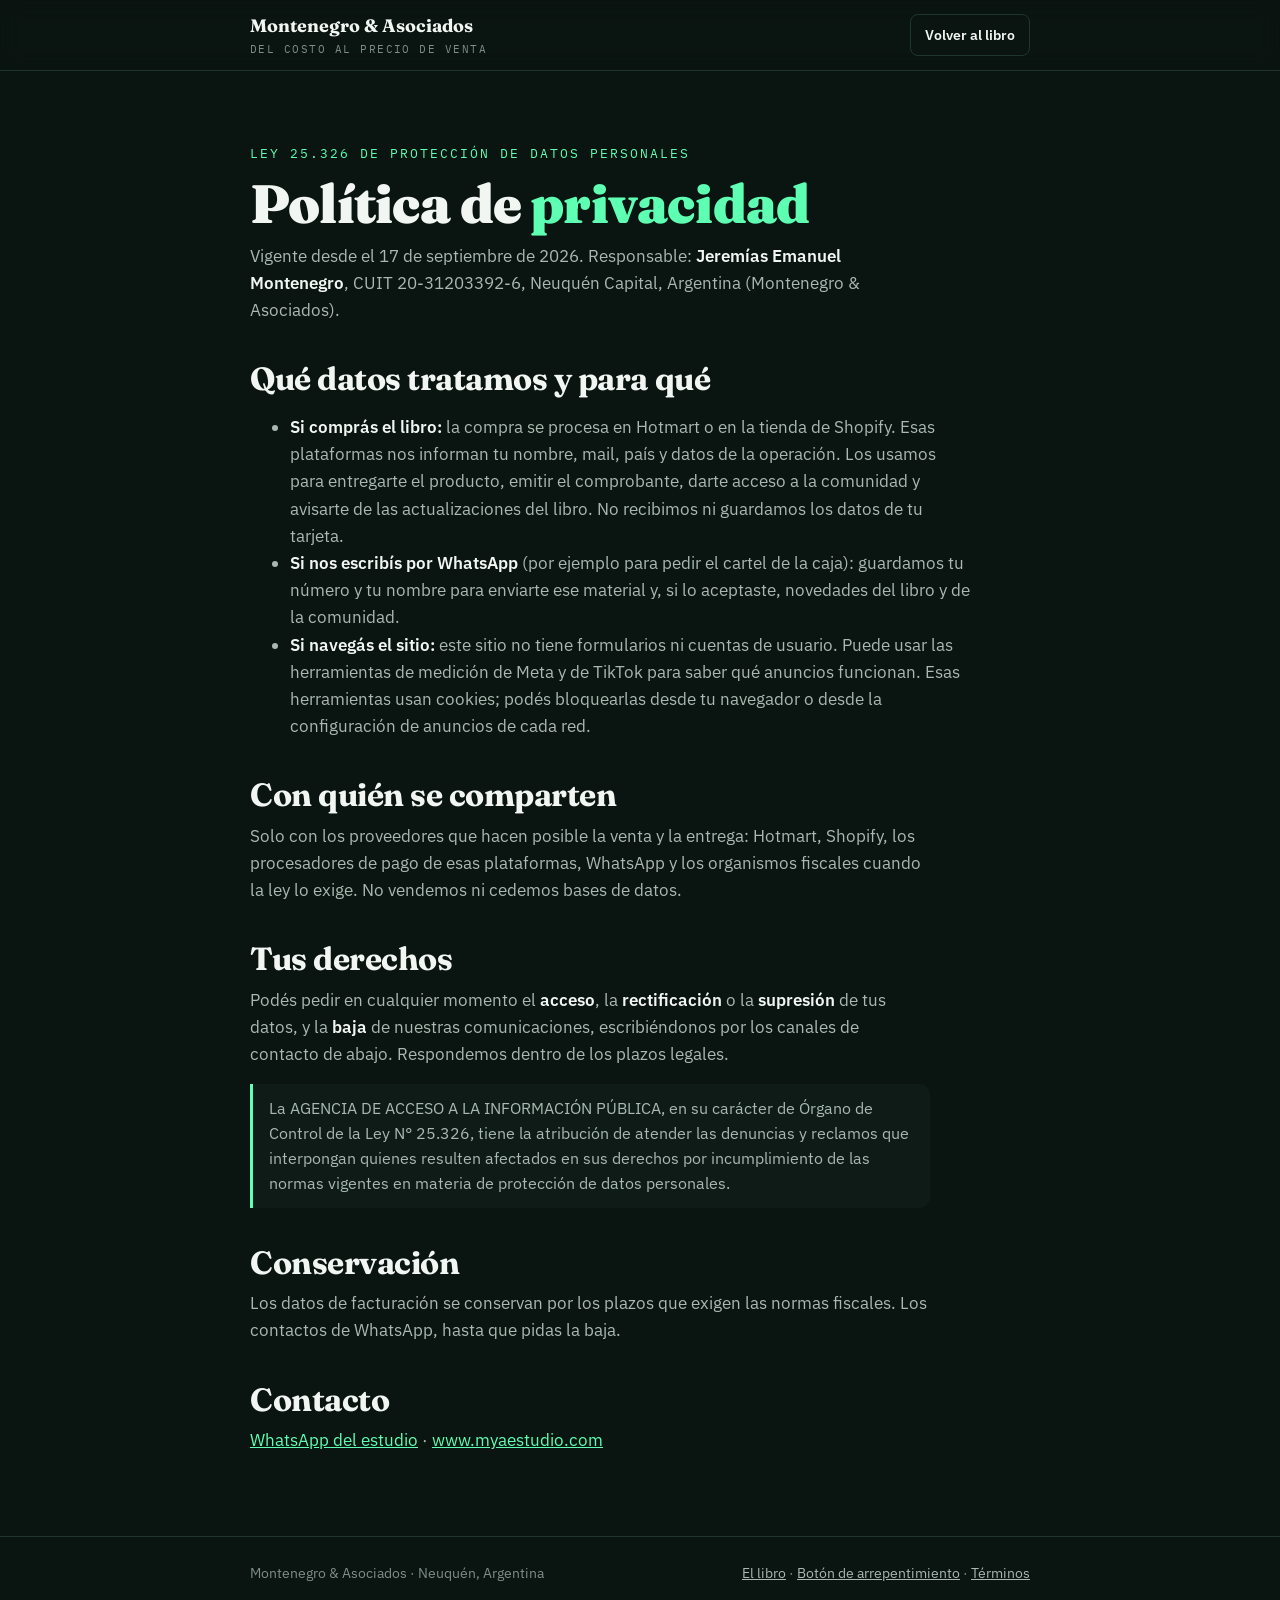
<file: privacidad.html>
<!doctype html>
<html lang="es-AR">
<head>
<meta charset="utf-8">
<meta name="viewport" content="width=device-width, initial-scale=1">
<title>Política de privacidad · Del Costo al Precio de Venta</title>
<meta name="theme-color" content="#0A1411">
<link rel="stylesheet" href="https://fonts.googleapis.com/css2?family=Fraunces:opsz,wght@9..144,700;9..144,900&family=IBM+Plex+Sans:wght@400;500;600&family=IBM+Plex+Mono:wght@400;600&display=swap">
<link rel="stylesheet" href="base.css">
</head>
<body>
<header class="nav"><div class="wrap">
  <a class="brand" href="./">Montenegro &amp; Asociados<small>Del Costo al Precio de Venta</small></a>
  <a class="btn sm ghost" href="./">Volver al libro</a>
</div></header>
<main><div class="wrap">
  <div class="eyebrow">Ley 25.326 de Protección de Datos Personales</div>
  <h1 style="margin-top:12px">Política de <em>privacidad</em></h1>
  <p>Vigente desde el 17 de septiembre de 2026. Responsable: <b>Jeremías Emanuel Montenegro</b>, CUIT 20-31203392-6, Neuquén Capital, Argentina (Montenegro &amp; Asociados).</p>

  <h2>Qué datos tratamos y para qué</h2>
  <ul>
    <li><b>Si comprás el libro:</b> la compra se procesa en Hotmart o en la tienda de Shopify. Esas plataformas nos informan tu nombre, mail, país y datos de la operación. Los usamos para entregarte el producto, emitir el comprobante, darte acceso a la comunidad y avisarte de las actualizaciones del libro. No recibimos ni guardamos los datos de tu tarjeta.</li>
    <li><b>Si nos escribís por WhatsApp</b> (por ejemplo para pedir el cartel de la caja): guardamos tu número y tu nombre para enviarte ese material y, si lo aceptaste, novedades del libro y de la comunidad.</li>
    <li><b>Si navegás el sitio:</b> este sitio no tiene formularios ni cuentas de usuario. Puede usar las herramientas de medición de Meta y de TikTok para saber qué anuncios funcionan. Esas herramientas usan cookies; podés bloquearlas desde tu navegador o desde la configuración de anuncios de cada red.</li>
  </ul>

  <h2>Con quién se comparten</h2>
  <p>Solo con los proveedores que hacen posible la venta y la entrega: Hotmart, Shopify, los procesadores de pago de esas plataformas, WhatsApp y los organismos fiscales cuando la ley lo exige. No vendemos ni cedemos bases de datos.</p>

  <h2>Tus derechos</h2>
  <p>Podés pedir en cualquier momento el <b>acceso</b>, la <b>rectificación</b> o la <b>supresión</b> de tus datos, y la <b>baja</b> de nuestras comunicaciones, escribiéndonos por los canales de contacto de abajo. Respondemos dentro de los plazos legales.</p>
  <p class="nota">La AGENCIA DE ACCESO A LA INFORMACIÓN PÚBLICA, en su carácter de Órgano de Control de la Ley N° 25.326, tiene la atribución de atender las denuncias y reclamos que interpongan quienes resulten afectados en sus derechos por incumplimiento de las normas vigentes en materia de protección de datos personales.</p>

  <h2>Conservación</h2>
  <p>Los datos de facturación se conservan por los plazos que exigen las normas fiscales. Los contactos de WhatsApp, hasta que pidas la baja.</p>

  <h2>Contacto</h2>
  <p id="contacto">Por WhatsApp o desde <a href="https://www.myaestudio.com" target="_blank" rel="noopener">www.myaestudio.com</a>.</p>
</div></main>
<footer><div class="wrap"><span>Montenegro &amp; Asociados · Neuquén, Argentina</span><span><a href="./">El libro</a> · <a href="arrepentimiento.html">Botón de arrepentimiento</a> · <a href="terminos.html">Términos</a></span></div></footer>
<script src="config.js"></script>
<script>(function(){ var C = window.CONFIG || {}, p = document.getElementById('contacto'), h = []; if (C.leadWhatsApp) h.push('<a href="https://wa.me/' + C.leadWhatsApp + '" target="_blank" rel="noopener">WhatsApp del estudio</a>'); if (C.contactoEmail) h.push('<a href="mailto:' + C.contactoEmail + '">' + C.contactoEmail + '</a>'); h.push('<a href="https://www.myaestudio.com" target="_blank" rel="noopener">www.myaestudio.com</a>'); p.innerHTML = h.join(' · '); })();</script>
</body>
</html>
</file>
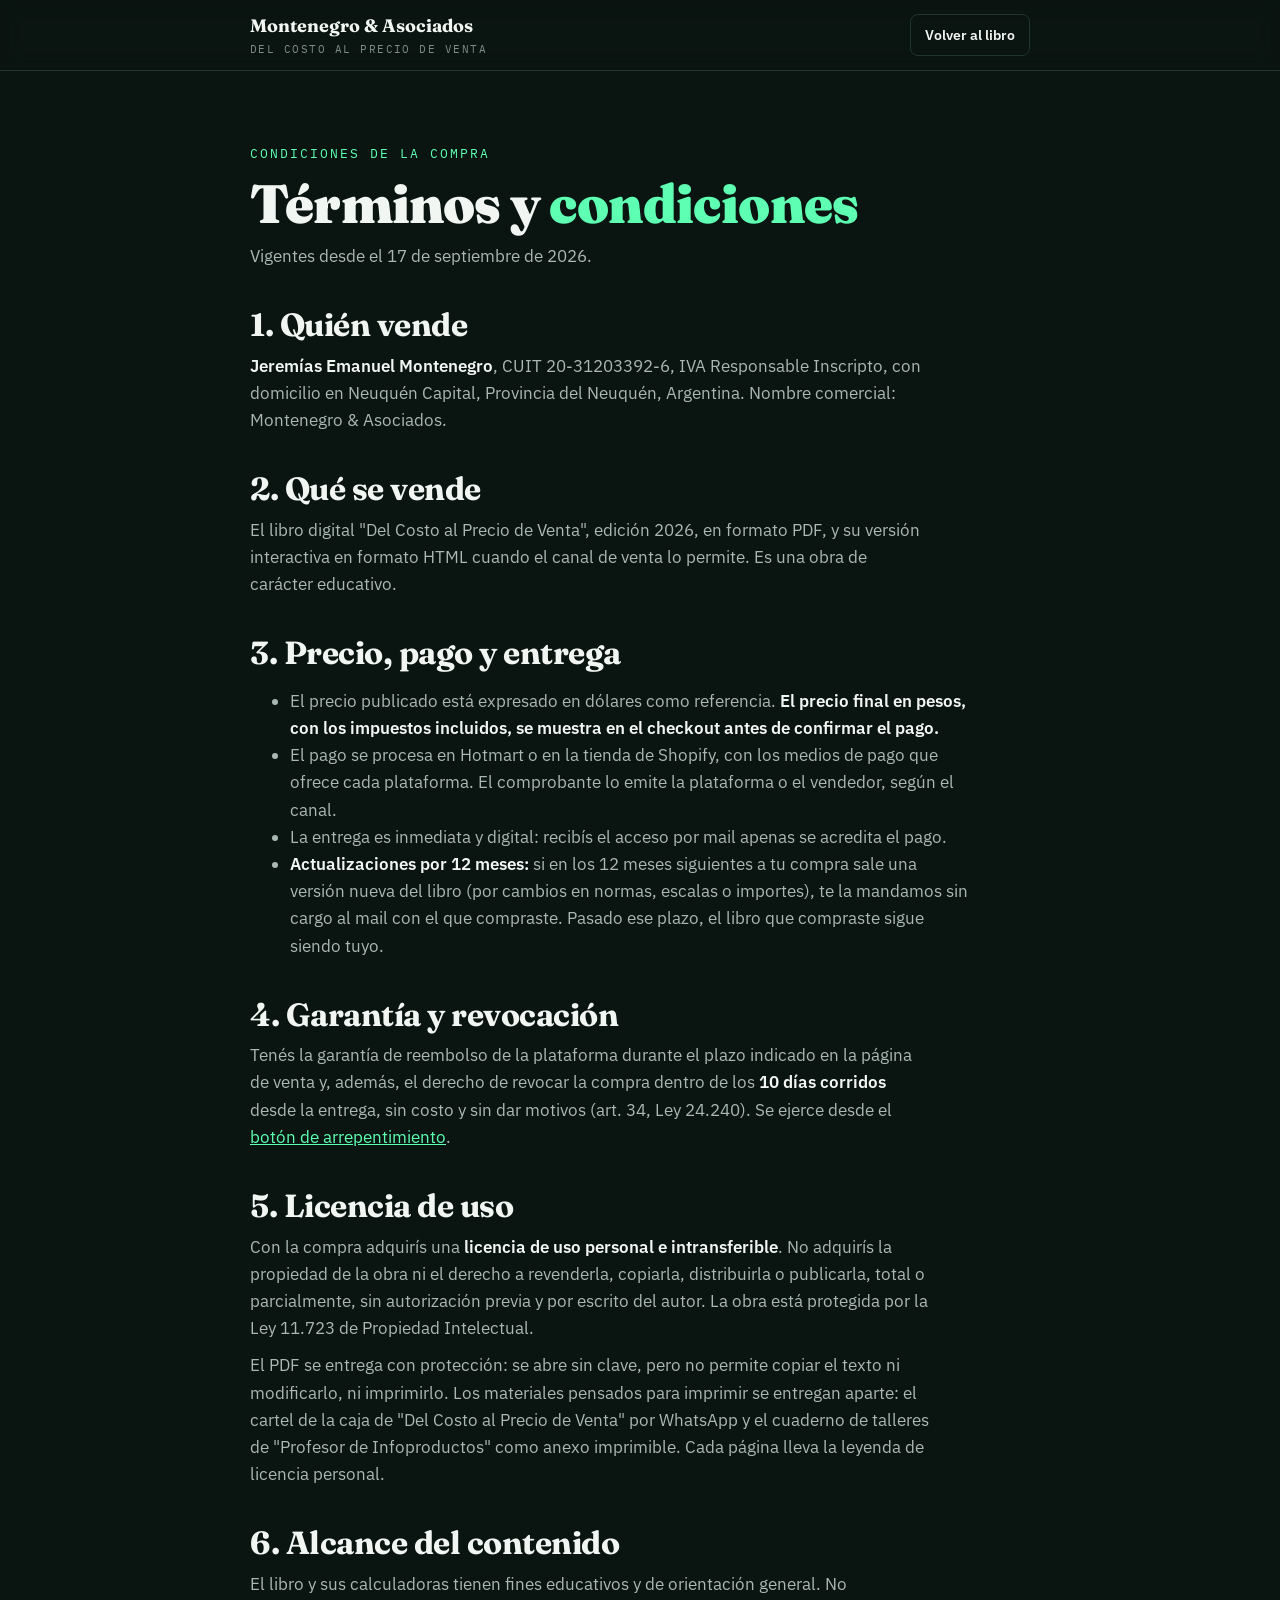
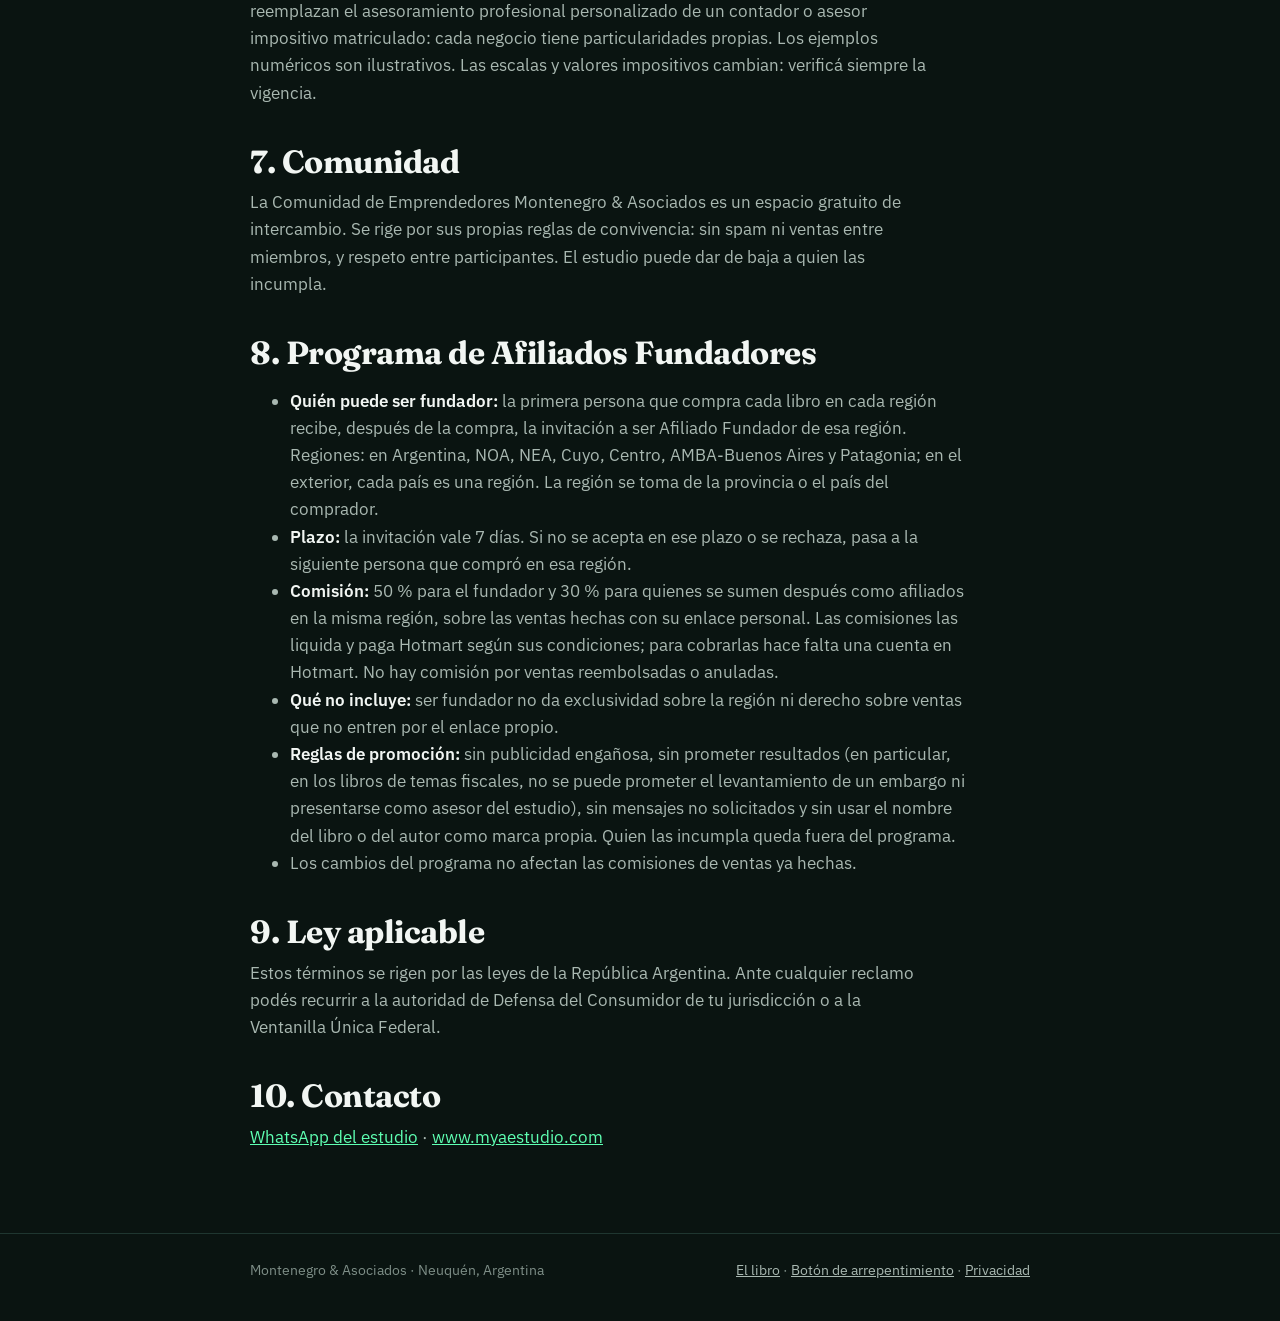
<file: terminos.html>
<!doctype html>
<html lang="es-AR">
<head>
<meta charset="utf-8">
<meta name="viewport" content="width=device-width, initial-scale=1">
<title>Términos y condiciones · Del Costo al Precio de Venta</title>
<meta name="theme-color" content="#0A1411">
<link rel="stylesheet" href="https://fonts.googleapis.com/css2?family=Fraunces:opsz,wght@9..144,700;9..144,900&family=IBM+Plex+Sans:wght@400;500;600&family=IBM+Plex+Mono:wght@400;600&display=swap">
<link rel="stylesheet" href="base.css">
</head>
<body>
<header class="nav"><div class="wrap">
  <a class="brand" href="./">Montenegro &amp; Asociados<small>Del Costo al Precio de Venta</small></a>
  <a class="btn sm ghost" href="./">Volver al libro</a>
</div></header>
<main><div class="wrap">
  <div class="eyebrow">Condiciones de la compra</div>
  <h1 style="margin-top:12px">Términos y <em>condiciones</em></h1>
  <p>Vigentes desde el 17 de septiembre de 2026.</p>

  <h2>1. Quién vende</h2>
  <p><b>Jeremías Emanuel Montenegro</b>, CUIT 20-31203392-6, IVA Responsable Inscripto, con domicilio en Neuquén Capital, Provincia del Neuquén, Argentina. Nombre comercial: Montenegro &amp; Asociados.</p>

  <h2>2. Qué se vende</h2>
  <p>El libro digital "Del Costo al Precio de Venta", edición 2026, en formato PDF, y su versión interactiva en formato HTML cuando el canal de venta lo permite. Es una obra de carácter educativo.</p>

  <h2>3. Precio, pago y entrega</h2>
  <ul>
    <li>El precio publicado está expresado en dólares como referencia. <b>El precio final en pesos, con los impuestos incluidos, se muestra en el checkout antes de confirmar el pago.</b></li>
    <li>El pago se procesa en Hotmart o en la tienda de Shopify, con los medios de pago que ofrece cada plataforma. El comprobante lo emite la plataforma o el vendedor, según el canal.</li>
    <li>La entrega es inmediata y digital: recibís el acceso por mail apenas se acredita el pago.</li>
    <li><b>Actualizaciones por 12 meses:</b> si en los 12 meses siguientes a tu compra sale una versión nueva del libro (por cambios en normas, escalas o importes), te la mandamos sin cargo al mail con el que compraste. Pasado ese plazo, el libro que compraste sigue siendo tuyo.</li>
  </ul>

  <h2>4. Garantía y revocación</h2>
  <p>Tenés la garantía de reembolso de la plataforma durante el plazo indicado en la página de venta y, además, el derecho de revocar la compra dentro de los <b>10 días corridos</b> desde la entrega, sin costo y sin dar motivos (art. 34, Ley 24.240). Se ejerce desde el <a href="arrepentimiento.html">botón de arrepentimiento</a>.</p>

  <h2>5. Licencia de uso</h2>
  <p>Con la compra adquirís una <b>licencia de uso personal e intransferible</b>. No adquirís la propiedad de la obra ni el derecho a revenderla, copiarla, distribuirla o publicarla, total o parcialmente, sin autorización previa y por escrito del autor. La obra está protegida por la Ley 11.723 de Propiedad Intelectual.</p>
  <p>El PDF se entrega con protección: se abre sin clave, pero no permite copiar el texto ni modificarlo, ni imprimirlo. Los materiales pensados para imprimir se entregan aparte: el cartel de la caja de "Del Costo al Precio de Venta" por WhatsApp y el cuaderno de talleres de "Profesor de Infoproductos" como anexo imprimible. Cada página lleva la leyenda de licencia personal.</p>

  <h2>6. Alcance del contenido</h2>
  <p>El libro y sus calculadoras tienen fines educativos y de orientación general. No reemplazan el asesoramiento profesional personalizado de un contador o asesor impositivo matriculado: cada negocio tiene particularidades propias. Los ejemplos numéricos son ilustrativos. Las escalas y valores impositivos cambian: verificá siempre la vigencia.</p>

  <h2>7. Comunidad</h2>
  <p>La Comunidad de Emprendedores Montenegro &amp; Asociados es un espacio gratuito de intercambio. Se rige por sus propias reglas de convivencia: sin spam ni ventas entre miembros, y respeto entre participantes. El estudio puede dar de baja a quien las incumpla.</p>

  <h2 id="afiliados">8. Programa de Afiliados Fundadores</h2>
  <ul>
    <li><b>Quién puede ser fundador:</b> la primera persona que compra cada libro en cada región recibe, después de la compra, la invitación a ser Afiliado Fundador de esa región. Regiones: en Argentina, NOA, NEA, Cuyo, Centro, AMBA-Buenos Aires y Patagonia; en el exterior, cada país es una región. La región se toma de la provincia o el país del comprador.</li>
    <li><b>Plazo:</b> la invitación vale 7 días. Si no se acepta en ese plazo o se rechaza, pasa a la siguiente persona que compró en esa región.</li>
    <li><b>Comisión:</b> 50 % para el fundador y 30 % para quienes se sumen después como afiliados en la misma región, sobre las ventas hechas con su enlace personal. Las comisiones las liquida y paga Hotmart según sus condiciones; para cobrarlas hace falta una cuenta en Hotmart. No hay comisión por ventas reembolsadas o anuladas.</li>
    <li><b>Qué no incluye:</b> ser fundador no da exclusividad sobre la región ni derecho sobre ventas que no entren por el enlace propio.</li>
    <li><b>Reglas de promoción:</b> sin publicidad engañosa, sin prometer resultados (en particular, en los libros de temas fiscales, no se puede prometer el levantamiento de un embargo ni presentarse como asesor del estudio), sin mensajes no solicitados y sin usar el nombre del libro o del autor como marca propia. Quien las incumpla queda fuera del programa.</li>
    <li>Los cambios del programa no afectan las comisiones de ventas ya hechas.</li>
  </ul>

  <h2>9. Ley aplicable</h2>
  <p>Estos términos se rigen por las leyes de la República Argentina. Ante cualquier reclamo podés recurrir a la autoridad de Defensa del Consumidor de tu jurisdicción o a la Ventanilla Única Federal.</p>

  <h2>10. Contacto</h2>
  <p id="contacto"><a href="https://www.myaestudio.com" target="_blank" rel="noopener">www.myaestudio.com</a></p>
</div></main>
<footer><div class="wrap"><span>Montenegro &amp; Asociados · Neuquén, Argentina</span><span><a href="./">El libro</a> · <a href="arrepentimiento.html">Botón de arrepentimiento</a> · <a href="privacidad.html">Privacidad</a></span></div></footer>
<script src="config.js"></script>
<script>(function(){ var C = window.CONFIG || {}, p = document.getElementById('contacto'), h = []; if (C.leadWhatsApp) h.push('<a href="https://wa.me/' + C.leadWhatsApp + '" target="_blank" rel="noopener">WhatsApp del estudio</a>'); if (C.contactoEmail) h.push('<a href="mailto:' + C.contactoEmail + '">' + C.contactoEmail + '</a>'); h.push('<a href="https://www.myaestudio.com" target="_blank" rel="noopener">www.myaestudio.com</a>'); p.innerHTML = h.join(' · '); })();</script>
</body>
</html>
</file>
<file: base.css>
/* Estilos compartidos de las páginas secundarias (calculadora y legales). La landing tiene los suyos en línea. */
:root{--bg:#0A1411;--bg2:#0E1B17;--card:#11221D;--line:#1F3630;--ink:#F2F6F3;--ink2:#A9B8B1;--ink3:#7E8E87;--fluo:#5EFFB2;--coral:#FF5C7A;--amar:#F5FF5C;
  --f:"Fraunces",Georgia,serif;--s:"IBM Plex Sans",system-ui,-apple-system,"Segoe UI",sans-serif;--m:"IBM Plex Mono",Consolas,monospace}
*{box-sizing:border-box}
body{margin:0;background:var(--bg);color:var(--ink);font-family:var(--s);font-size:17px;line-height:1.6;font-variant-numeric:tabular-nums;-webkit-font-smoothing:antialiased}
a{color:var(--fluo)}
:focus-visible{outline:2px solid var(--amar);outline-offset:3px;border-radius:4px}
.wrap{max-width:860px;margin:0 auto;padding-inline:clamp(18px,4vw,40px)}
.wrap.ancho{max-width:1120px}
header.nav{position:sticky;top:0;z-index:20;background:rgba(10,20,17,.9);backdrop-filter:blur(10px);border-bottom:1px solid var(--line)}
header.nav .wrap{display:flex;align-items:center;justify-content:space-between;gap:16px;padding-block:12px}
.brand{font-family:var(--f);font-weight:700;font-size:18px;color:var(--ink);text-decoration:none}
.brand small{display:block;font-family:var(--m);font-weight:400;font-size:10.5px;letter-spacing:.14em;color:var(--ink3);text-transform:uppercase}
main{padding-block:clamp(36px,6vw,72px)}
h1,h2,h3{font-family:var(--f);font-weight:700;line-height:1.08;text-wrap:balance;letter-spacing:-.015em;margin:0}
h1{font-size:clamp(34px,5vw,54px);font-weight:900}
h1 em,h2 em{font-style:normal;color:var(--fluo)}
h2{font-size:clamp(24px,3vw,32px);margin-top:38px}
h3{font-size:19px;margin-top:22px}
p,li{color:var(--ink2);max-width:68ch}
p{margin:10px 0}
b,strong{color:var(--ink);font-weight:600}
.eyebrow{font-family:var(--m);font-size:12.5px;letter-spacing:.16em;text-transform:uppercase;color:var(--fluo)}
.btn{white-space:nowrap;display:inline-flex;align-items:center;justify-content:center;gap:10px;background:var(--fluo);color:#0A1411;font-weight:600;font-size:16px;border:0;border-radius:8px;padding:13px 20px;text-decoration:none;cursor:pointer;box-shadow:0 0 30px rgba(94,255,178,.25);transition:background .15s,transform .15s}
.btn:hover{background:#8AFFC8;transform:translateY(-1px)}
.btn.sm{font-size:14px;padding:9px 14px}
.btn.ghost{background:transparent;color:var(--ink);border:1px solid var(--line);box-shadow:none}
.btn.ghost:hover{border-color:var(--fluo);color:var(--fluo);background:transparent}
.btn.wa{background:#25D366;box-shadow:0 0 30px rgba(37,211,102,.25)}
.btn.wa:hover{background:#4BE083}
.card{background:var(--card);border:1px solid var(--line);border-radius:14px;padding:20px 22px;margin-top:18px}
.nota{background:var(--bg2);border-left:3px solid var(--fluo);border-radius:0 10px 10px 0;padding:12px 16px;margin:16px 0;color:var(--ink2);font-size:15.5px}
.campos{display:grid;grid-template-columns:repeat(auto-fit,minmax(200px,1fr));gap:12px 16px}
.campos label{display:flex;flex-direction:column;gap:5px;font-family:var(--m);font-size:12px;letter-spacing:.08em;text-transform:uppercase;color:var(--ink3)}
.campos input{font:inherit;font-family:var(--m);font-size:17px;color:var(--ink);background:var(--bg);border:1px solid var(--line);border-radius:8px;padding:10px 12px;width:100%}
.campos input:focus{border-color:var(--fluo);outline:none}
.res{display:grid;grid-template-columns:repeat(auto-fit,minmax(180px,1fr));gap:12px;margin-top:14px}
.r{background:var(--bg);border:1px solid var(--line);border-radius:10px;padding:12px 14px}
.r .k{font-family:var(--m);font-size:11px;letter-spacing:.12em;text-transform:uppercase;color:var(--ink3)}
.r .v{font-family:var(--f);font-weight:900;font-size:clamp(26px,4vw,38px);line-height:1.05;color:var(--ink)}
.r.si .v{color:var(--fluo)}.r.no .v{color:var(--coral)}.r.pe .v{color:var(--amar)}
.r .s{font-size:13px;color:var(--ink3)}
.acciones{display:flex;flex-wrap:wrap;gap:12px;margin-top:18px;align-items:center}
.legal{font-size:13px;color:var(--ink3);max-width:70ch}
footer{border-top:1px solid var(--line);padding-block:26px 40px;color:var(--ink3);font-size:13.5px}
footer .wrap{display:flex;flex-wrap:wrap;gap:8px 22px;justify-content:space-between}
footer a{color:var(--ink2)}
.videos{display:grid;grid-template-columns:repeat(auto-fit,minmax(240px,1fr));gap:22px;margin-top:26px}
.videos figure{margin:0}
.videos video{width:100%;aspect-ratio:9/16;max-height:520px;background:var(--bg2);border:1px solid var(--line);border-radius:14px;display:block}
.videos figcaption{margin-top:10px;font-size:15px;color:var(--ink2)}
</file>
